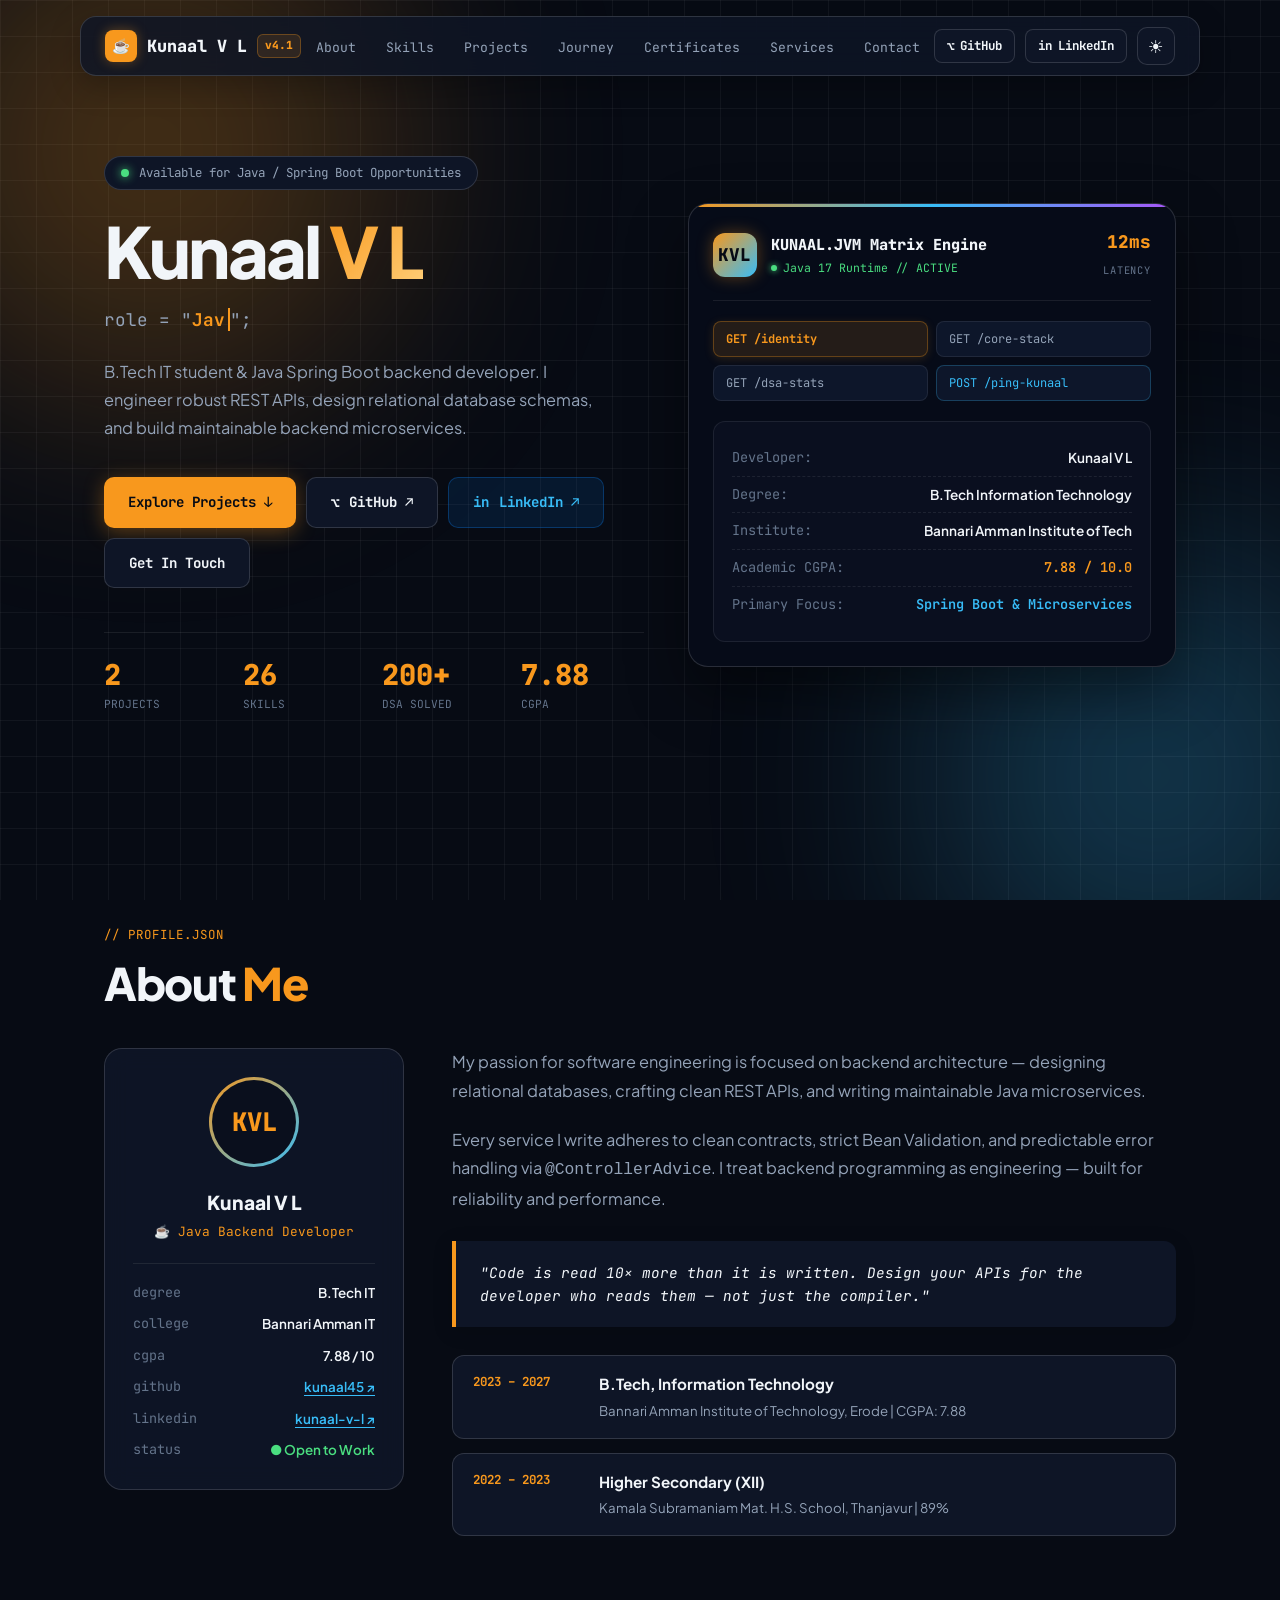
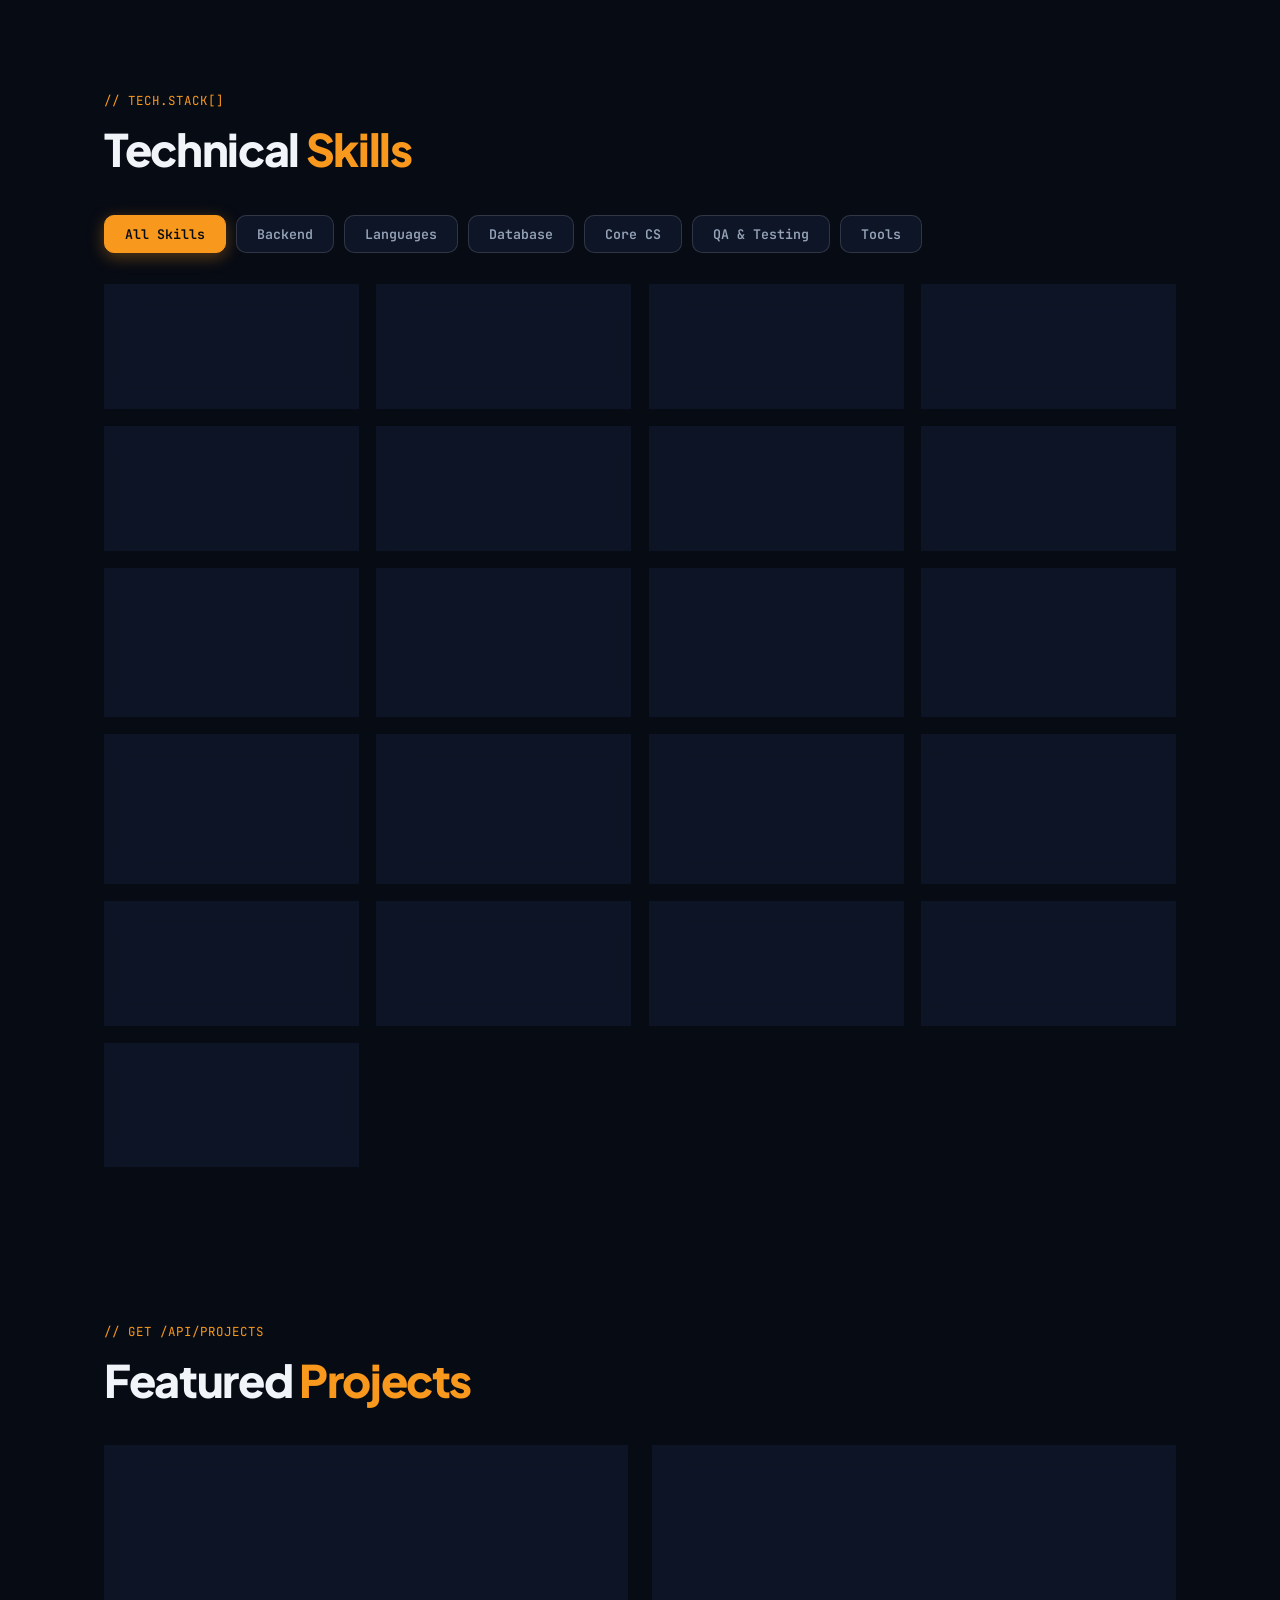
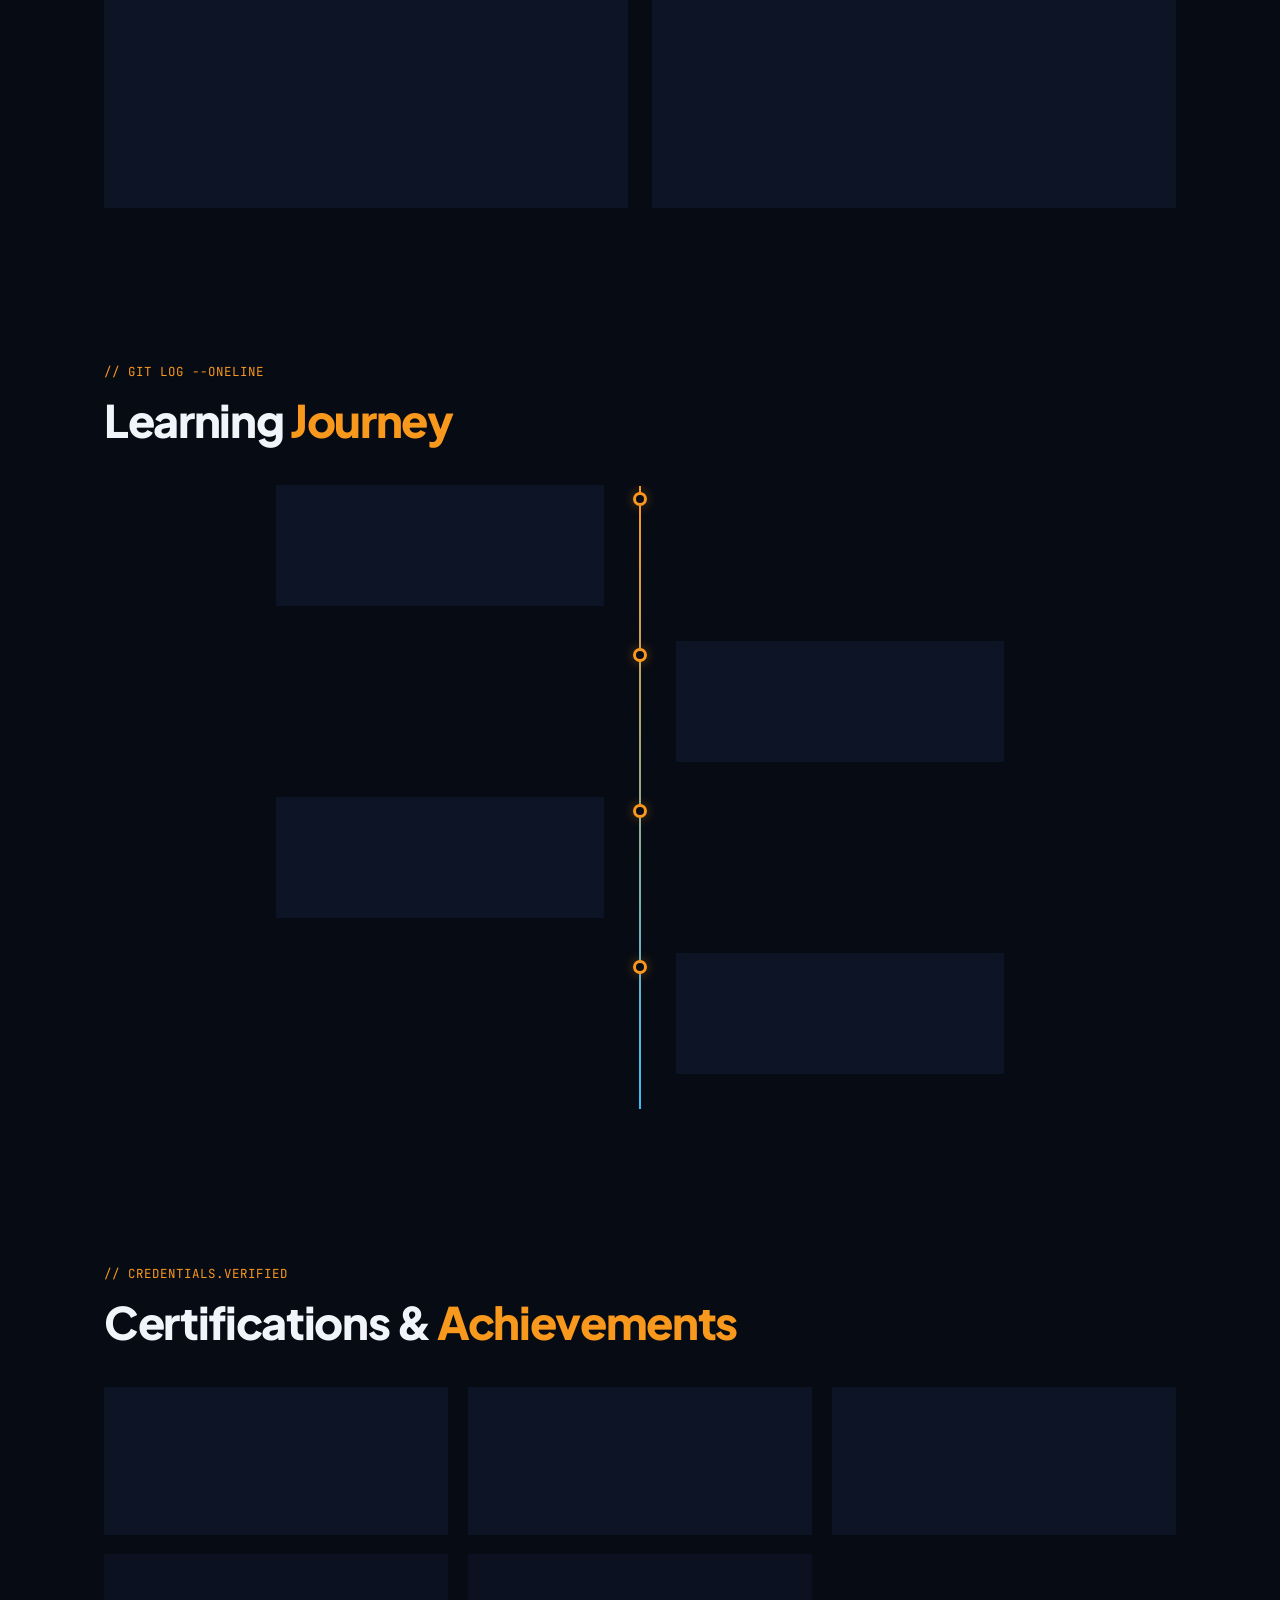
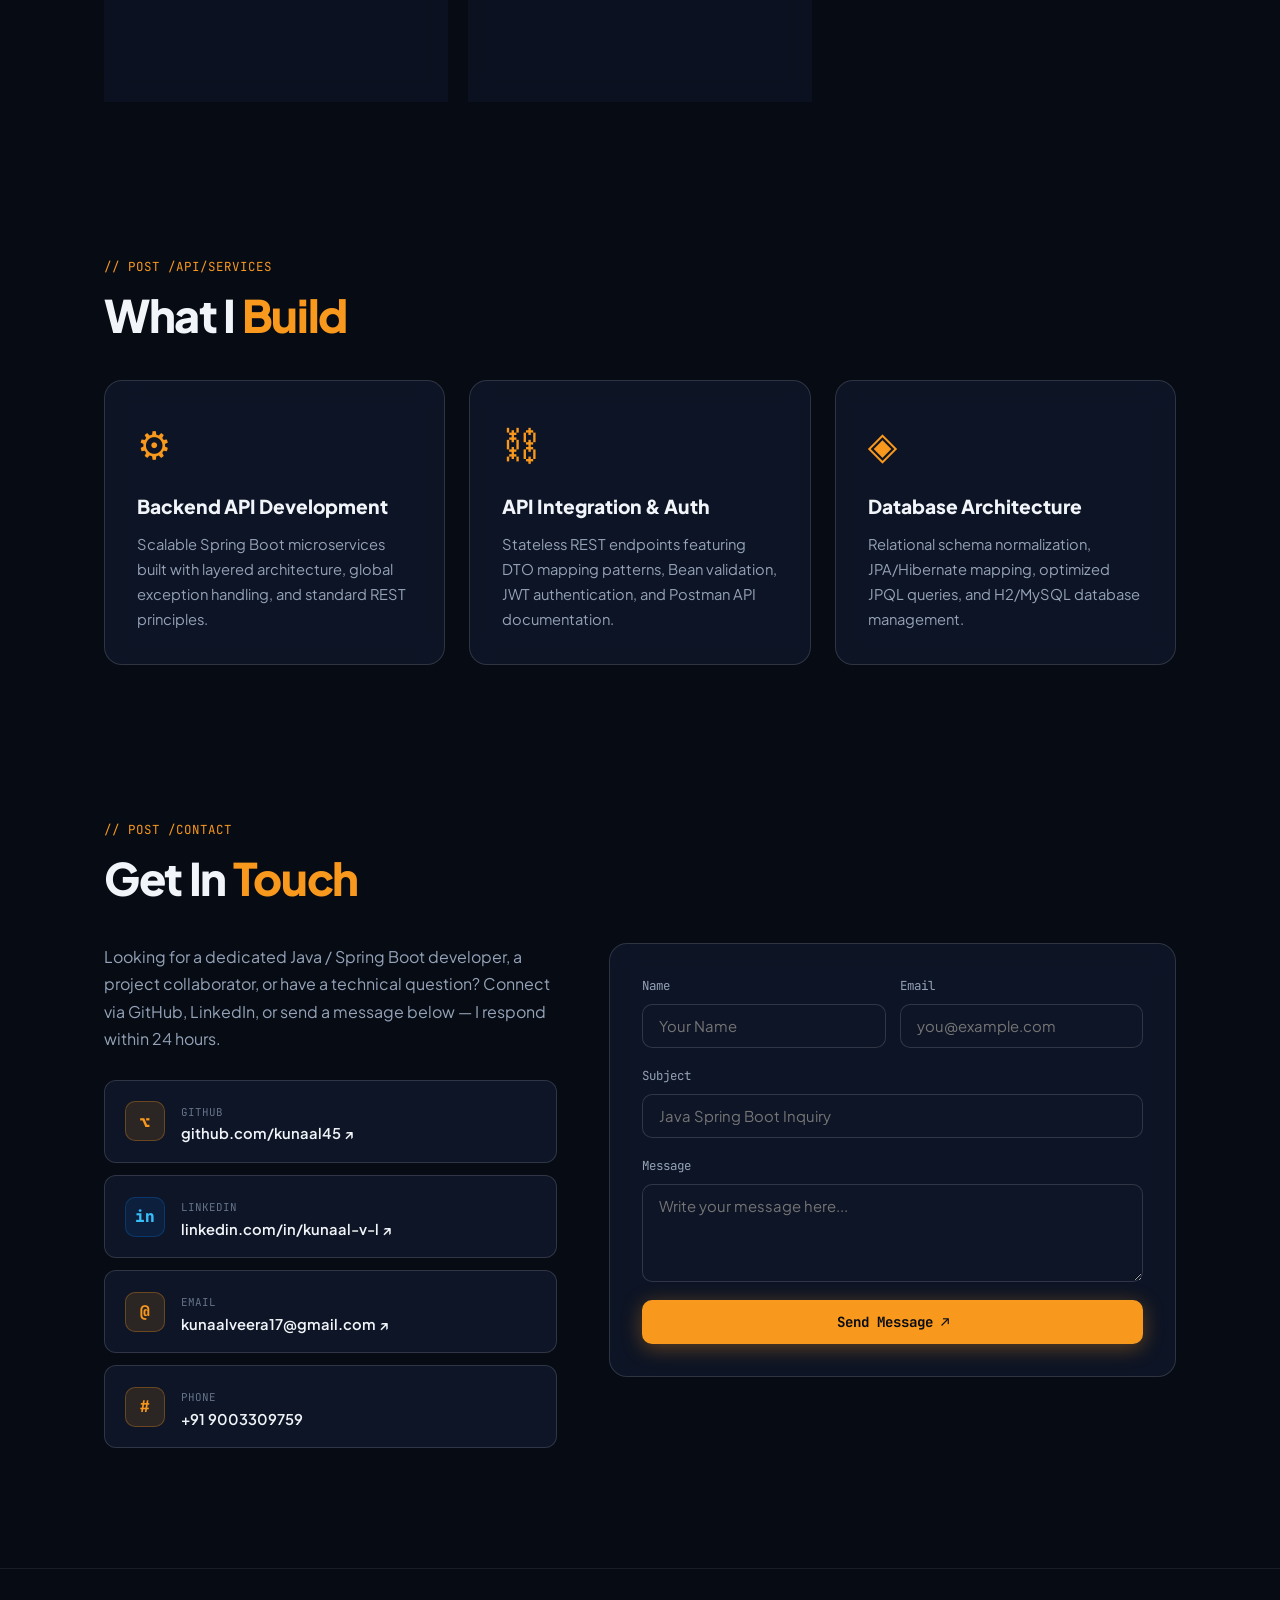
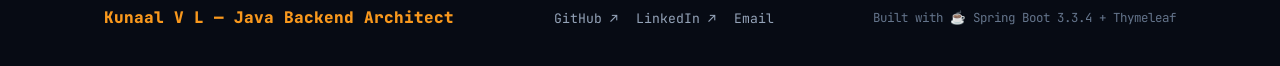
<file: index.html>
<!DOCTYPE html>
<html lang="en" data-theme="dark">
<head>
  <meta charset="UTF-8">
  <meta name="viewport" content="width=device-width, initial-scale=1.0">
  <title>Kunaal V L — Java Backend Architect</title>
  <meta name="description" content="Portfolio of Kunaal V L — Java & Spring Boot Backend Developer specializing in scalable microservices, REST APIs, and database design.">
  <meta name="theme-color" content="#070B14">

  <!-- Custom Favicon: Modern Dark & Gold 'K' Architect Icon -->
  <link rel="icon" type="image/svg+xml" href="data:image/svg+xml,%3Csvg xmlns='http://www.w3.org/2000/svg' viewBox='0 0 64 64'%3E%3Crect width='64' height='64' rx='16' fill='%23070B14' stroke='%23F8981D' stroke-width='3.5'/%3E%3Cpath d='M22 18v28M22 32l16-14M27 27.5l14 18.5' stroke='%23F8981D' stroke-width='5.5' stroke-linecap='round' stroke-linejoin='round'/%3E%3Ccircle cx='44' cy='20' r='3.5' fill='%2338BDF8'/%3E%3C/svg%3E">

  <link rel="preconnect" href="https://fonts.googleapis.com">
  <link rel="preconnect" href="https://fonts.gstatic.com" crossorigin>
  <link href="https://fonts.googleapis.com/css2?family=JetBrains+Mono:ital,wght@0,400;0,500;0,600;0,700;0,800;1,400&family=Plus+Jakarta+Sans:wght@400;500;600;700;800&display=swap" rel="stylesheet">
  <link rel="stylesheet" href="css/style.css">

  <style>
    /* ============================================================
       KUNAAL.JVM v4.1 — Custom Personal Matrix Engine + Socials
       ============================================================ */
    :root {
      --bg: #070B14;
      --bg-surface: #0E1526;
      --bg-card: rgba(15, 23, 42, 0.8);
      --bg-card-hover: rgba(22, 34, 60, 0.9);

      --jv: #F8981D;
      --jv-glow: rgba(248, 152, 29, 0.35);
      --jv-dim: rgba(248, 152, 29, 0.12);
      --jv-border: rgba(248, 152, 29, 0.3);

      --cyan: #38BDF8;
      --cyan-dim: rgba(56, 189, 248, 0.12);
      --cyan-border: rgba(56, 189, 248, 0.3);

      --green: #4ADE80;
      --purple: #A855F7;
      --linkedin: #0A66C2;

      --text-main: #F1F5F9;
      --text-muted: #94A3B8;
      --text-sub: #64748B;

      --border-subtle: rgba(255, 255, 255, 0.08);
      --border-medium: rgba(255, 255, 255, 0.14);

      --font-mono: 'JetBrains Mono', monospace;
      --font-sans: 'Plus Jakarta Sans', system-ui, sans-serif;

      --ease-out: cubic-bezier(0.16, 1, 0.3, 1);
    }

    [data-theme="light"] {
      --bg: #F8FAFC;
      --bg-surface: #FFFFFF;
      --bg-card: rgba(255, 255, 255, 0.88);
      --bg-card-hover: rgba(241, 245, 249, 0.95);

      --text-main: #0F172A;
      --text-muted: #475569;
      --text-sub: #94A3B8;

      --border-subtle: rgba(0, 0, 0, 0.07);
      --border-medium: rgba(0, 0, 0, 0.14);
    }

    *, *::before, *::after { box-sizing: border-box; margin: 0; padding: 0; }
    html { scroll-behavior: smooth; }
    body {
      background-color: var(--bg);
      color: var(--text-main);
      font-family: var(--font-sans);
      line-height: 1.6;
      overflow-x: hidden;
      transition: background-color 0.4s var(--ease-out), color 0.4s var(--ease-out);
    }
    a { color: inherit; text-decoration: none; }
    button { font-family: inherit; cursor: pointer; border: none; background: none; }

    /* Ambient Glowing Orbs */
    .ambient-glow {
      position: fixed;
      inset: 0;
      pointer-events: none;
      z-index: 0;
      overflow: hidden;
    }
    .orb {
      position: absolute;
      border-radius: 50%;
      filter: blur(120px);
      opacity: 0.25;
      animation: floatOrb 20s infinite alternate var(--ease-out);
    }
    .orb-1 { width: 500px; height: 500px; background: var(--jv); top: -100px; left: -100px; }
    .orb-2 { width: 450px; height: 450px; background: var(--cyan); bottom: -100px; right: -100px; animation-delay: -10s; }
    @keyframes floatOrb {
      0% { transform: translate(0, 0) scale(1); }
      100% { transform: translate(80px, 60px) scale(1.15); }
    }

    /* Grid Overlay */
    body::before {
      content: '';
      position: fixed;
      inset: 0;
      background-image: linear-gradient(var(--border-subtle) 1px, transparent 1px),
                        linear-gradient(90deg, var(--border-subtle) 1px, transparent 1px);
      background-size: 36px 36px;
      pointer-events: none;
      z-index: 0;
      opacity: 0.6;
    }

    /* Top Progress Bar */
    #scrollProg {
      position: fixed;
      top: 0; left: 0; right: 0;
      height: 3px;
      background: linear-gradient(90deg, var(--jv), var(--cyan), var(--purple));
      transform-origin: left;
      transform: scaleX(0);
      z-index: 1000;
    }

    /* GLASSNAV */
    .glass-nav {
      position: fixed;
      top: 16px; left: 50%;
      transform: translateX(-50%);
      width: min(1120px, calc(100% - 32px));
      height: 60px;
      background: rgba(14, 21, 38, 0.82);
      backdrop-filter: blur(16px);
      border: 1px solid var(--border-medium);
      border-radius: 16px;
      z-index: 100;
      display: flex;
      align-items: center;
      justify-content: space-between;
      padding: 0 24px;
      box-shadow: 0 10px 30px rgba(0, 0, 0, 0.25);
    }
    [data-theme="light"] .glass-nav {
      background: rgba(255, 255, 255, 0.85);
    }
    .brand {
      display: flex;
      align-items: center;
      gap: 10px;
      font-family: var(--font-mono);
      font-weight: 800;
      font-size: 1.05rem;
    }
    .brand .logo-icon {
      width: 32px; height: 32px;
      border-radius: 8px;
      background: var(--jv);
      color: #070B14;
      display: flex;
      align-items: center;
      justify-content: center;
      font-weight: 900;
      font-size: 0.9rem;
      box-shadow: 0 0 12px var(--jv-glow);
    }
    .brand-tag {
      font-size: 0.7rem;
      padding: 2px 7px;
      background: var(--jv-dim);
      border: 1px solid var(--jv-border);
      color: var(--jv);
      border-radius: 6px;
    }

    .nav-items {
      display: flex;
      align-items: center;
      gap: 6px;
      list-style: none;
    }
    .nav-items a {
      font-family: var(--font-mono);
      font-size: 0.82rem;
      color: var(--text-muted);
      padding: 6px 12px;
      border-radius: 8px;
      transition: all 0.25s var(--ease-out);
    }
    .nav-items a:hover, .nav-items a.active {
      color: var(--jv);
      background: var(--jv-dim);
    }

    .nav-right-actions {
      display: flex;
      align-items: center;
      gap: 10px;
    }
    .nav-social-btn {
      padding: 6px 12px;
      border-radius: 8px;
      background: var(--bg-surface);
      border: 1px solid var(--border-medium);
      color: var(--text-main);
      font-family: var(--font-mono);
      font-size: 0.78rem;
      font-weight: 700;
      transition: all 0.25s var(--ease-out);
      display: inline-flex;
      align-items: center;
      gap: 6px;
    }
    .nav-social-btn:hover {
      border-color: var(--jv);
      color: var(--jv);
      transform: translateY(-2px);
    }
    .nav-social-btn.linkedin:hover {
      border-color: var(--linkedin);
      color: var(--linkedin);
    }

    .theme-toggle {
      width: 38px; height: 38px;
      border-radius: 10px;
      background: var(--bg-surface);
      border: 1px solid var(--border-medium);
      color: var(--text-main);
      display: flex;
      align-items: center;
      justify-content: center;
      font-size: 1.1rem;
      transition: all 0.25s var(--ease-out);
    }
    .theme-toggle:hover {
      border-color: var(--jv);
      color: var(--jv);
      transform: scale(1.08) rotate(15deg);
    }

    /* Container */
    .main-wrap {
      max-width: 1120px;
      margin: 0 auto;
      padding: 0 24px;
      position: relative;
      z-index: 1;
    }

    /* Section Header */
    section { padding: 110px 0 40px; }
    .sec-badge {
      display: inline-flex;
      align-items: center;
      gap: 8px;
      font-family: var(--font-mono);
      font-size: 0.78rem;
      color: var(--jv);
      letter-spacing: 0.08em;
      text-transform: uppercase;
      margin-bottom: 12px;
    }
    .sec-h2 {
      font-size: clamp(2rem, 4vw, 2.8rem);
      font-weight: 800;
      letter-spacing: -0.03em;
      margin-bottom: 40px;
      line-height: 1.15;
    }
    .sec-h2 span { color: var(--jv); }

    /* Magnetic Buttons */
    .btn {
      display: inline-flex;
      align-items: center;
      gap: 10px;
      padding: 13px 24px;
      border-radius: 10px;
      font-family: var(--font-mono);
      font-size: 0.88rem;
      font-weight: 700;
      transition: all 0.3s var(--ease-out);
    }
    .btn-primary {
      background: var(--jv);
      color: #070B14;
      box-shadow: 0 4px 20px var(--jv-glow);
    }
    .btn-primary:hover {
      transform: translateY(-3px) scale(1.02);
      box-shadow: 0 8px 30px rgba(248, 152, 29, 0.5);
    }
    .btn-secondary {
      background: var(--bg-surface);
      color: var(--text-main);
      border: 1px solid var(--border-medium);
    }
    .btn-secondary:hover {
      border-color: var(--jv);
      color: var(--jv);
      transform: translateY(-3px);
    }
    .btn-linkedin {
      background: rgba(10, 102, 194, 0.15);
      color: #38BDF8;
      border: 1px solid rgba(10, 102, 194, 0.4);
    }
    .btn-linkedin:hover {
      background: var(--linkedin);
      color: #FFFFFF;
      border-color: var(--linkedin);
      box-shadow: 0 4px 20px rgba(10, 102, 194, 0.4);
      transform: translateY(-3px);
    }

    /* HERO */
    .hero {
      min-height: 90vh;
      display: grid;
      grid-template-columns: 1.05fr 0.95fr;
      gap: 44px;
      align-items: center;
      padding-top: 100px;
    }
    .status-pill {
      display: inline-flex;
      align-items: center;
      gap: 10px;
      padding: 6px 16px;
      background: var(--bg-surface);
      border: 1px solid var(--border-medium);
      border-radius: 30px;
      font-family: var(--font-mono);
      font-size: 0.78rem;
      color: var(--text-muted);
      margin-bottom: 24px;
    }
    .pulse-dot {
      width: 8px; height: 8px;
      border-radius: 50%;
      background: var(--green);
      box-shadow: 0 0 10px var(--green);
      animation: pulseGlow 2s infinite;
    }
    @keyframes pulseGlow {
      0%, 100% { transform: scale(1); opacity: 1; }
      50% { transform: scale(1.3); opacity: 0.6; }
    }

    .hero-title {
      font-size: clamp(2.8rem, 5.5vw, 4.5rem);
      font-weight: 800;
      line-height: 1.05;
      letter-spacing: -0.04em;
      margin-bottom: 18px;
    }
    .hero-title .gold-gradient {
      background: linear-gradient(135deg, var(--jv), #FFD07B);
      -webkit-background-clip: text;
      background-clip: text;
      -webkit-text-fill-color: transparent;
    }

    .hero-typing {
      font-family: var(--font-mono);
      font-size: 1.1rem;
      color: var(--text-muted);
      margin-bottom: 24px;
    }
    .typed-text {
      color: var(--jv);
      font-weight: 700;
      border-right: 2px solid var(--jv);
      padding-right: 3px;
      animation: blink 0.9s infinite;
    }
    @keyframes blink { 50% { border-color: transparent; } }

    .hero-bio {
      color: var(--text-muted);
      font-size: 1.02rem;
      max-width: 490px;
      margin-bottom: 36px;
      line-height: 1.7;
    }

    .hero-actions { display: flex; gap: 10px; flex-wrap: wrap; margin-bottom: 44px; }

    .hero-stats {
      display: grid;
      grid-template-columns: repeat(4, 1fr);
      gap: 16px;
      padding-top: 28px;
      border-top: 1px solid var(--border-subtle);
    }
    .counter-val {
      font-family: var(--font-mono);
      font-size: 1.8rem;
      font-weight: 800;
      color: var(--jv);
      display: block;
      line-height: 1;
    }
    .counter-lbl {
      font-family: var(--font-mono);
      font-size: 0.7rem;
      color: var(--text-sub);
      text-transform: uppercase;
      margin-top: 6px;
      display: block;
    }

    /* KUNAAL.JVM PERSONAL MATRIX HUB */
    .system-hub-card {
      background: #060B18;
      border: 1px solid var(--border-medium);
      border-radius: 20px;
      padding: 24px;
      box-shadow: 0 25px 60px rgba(0, 0, 0, 0.45);
      position: relative;
      overflow: hidden;
      transition: all 0.35s var(--ease-out);
    }
    .system-hub-card::before {
      content: '';
      position: absolute;
      top: 0; left: 0; right: 0;
      height: 3px;
      background: linear-gradient(90deg, var(--jv), var(--cyan), var(--purple));
    }
    .system-hub-card:hover {
      border-color: var(--jv-border);
      transform: translateY(-4px);
      box-shadow: 0 30px 70px rgba(248, 152, 29, 0.18);
    }

    .hub-header {
      display: flex;
      justify-content: space-between;
      align-items: center;
      padding-bottom: 18px;
      border-bottom: 1px solid var(--border-subtle);
      margin-bottom: 20px;
    }
    .hub-identity {
      display: flex;
      align-items: center;
      gap: 14px;
    }
    .hub-avatar {
      width: 44px; height: 44px;
      border-radius: 12px;
      background: linear-gradient(135deg, var(--jv), var(--cyan));
      color: #070B14;
      display: flex;
      align-items: center;
      justify-content: center;
      font-family: var(--font-mono);
      font-weight: 900;
      font-size: 1.1rem;
      box-shadow: 0 0 16px var(--jv-glow);
    }
    .hub-meta { display: grid; gap: 2px; }
    .hub-name { font-family: var(--font-mono); font-weight: 800; font-size: 0.95rem; color: var(--text-main); }
    .hub-sub { font-family: var(--font-mono); font-size: 0.72rem; color: var(--green); display: flex; align-items: center; gap: 6px; }
    .live-dot { width: 6px; height: 6px; border-radius: 50%; background: var(--green); box-shadow: 0 0 6px var(--green); }

    .hub-latency {
      text-align: right;
      font-family: var(--font-mono);
    }
    .lat-val { display: block; font-size: 1.1rem; font-weight: 800; color: var(--jv); }
    .lat-lbl { font-size: 0.65rem; color: var(--text-sub); text-transform: uppercase; letter-spacing: 0.08em; }

    /* Endpoint Controls */
    .hub-endpoints {
      display: grid;
      grid-template-columns: 1fr 1fr;
      gap: 8px;
      margin-bottom: 20px;
    }
    .ep-btn {
      font-family: var(--font-mono);
      font-size: 0.75rem;
      padding: 9px 12px;
      border-radius: 8px;
      background: #0D162A;
      border: 1px solid var(--border-subtle);
      color: var(--text-muted);
      text-align: left;
      transition: all 0.25s var(--ease-out);
    }
    .ep-btn:hover { border-color: var(--jv-border); color: var(--jv); }
    .ep-btn.active {
      background: var(--jv-dim);
      border-color: var(--jv-border);
      color: var(--jv);
      font-weight: 700;
      box-shadow: 0 2px 10px rgba(248, 152, 29, 0.15);
    }
    .ep-post { border-color: rgba(56, 189, 248, 0.25); color: var(--cyan); }
    .ep-post.active { background: var(--cyan-dim); border-color: var(--cyan-border); color: var(--cyan); }

    /* Dynamic Data Panels */
    .hub-content {
      background: #0A0F1F;
      border: 1px solid var(--border-subtle);
      border-radius: 12px;
      padding: 18px;
      min-height: 180px;
    }
    .hub-panel { display: none; }
    .hub-panel.active { display: block; animation: panelFade 0.3s var(--ease-out); }
    @keyframes panelFade {
      from { opacity: 0; transform: translateY(4px); }
      to { opacity: 1; transform: translateY(0); }
    }

    .panel-row {
      display: flex;
      justify-content: space-between;
      font-size: 0.85rem;
      padding: 7px 0;
      border-bottom: 1px dashed var(--border-subtle);
    }
    .panel-row:last-child { border-bottom: none; }
    .p-key { font-family: var(--font-mono); color: var(--text-sub); }
    .p-val { font-weight: 600; color: var(--text-main); }
    .p-val.gold { color: var(--jv); font-family: var(--font-mono); }
    .p-val.cyan { color: var(--cyan); font-family: var(--font-mono); }

    /* Core Stack Grid */
    .stack-mini-grid {
      display: grid;
      grid-template-columns: repeat(2, 1fr);
      gap: 10px;
    }
    .s-mini-pill {
      background: var(--bg-surface);
      border: 1px solid var(--border-medium);
      padding: 8px 12px;
      border-radius: 8px;
      font-family: var(--font-mono);
      font-size: 0.78rem;
      color: var(--text-main);
      display: flex;
      align-items: center;
      gap: 8px;
    }

    /* DSA Metric Box */
    .dsa-metric-box {
      text-align: center;
      padding: 10px 0;
    }
    .dsa-num {
      font-family: var(--font-mono);
      font-size: 2.2rem;
      font-weight: 900;
      color: var(--jv);
      line-height: 1;
    }
    .dsa-lbl { font-size: 0.84rem; color: var(--text-muted); margin: 6px 0 14px; }
    .dsa-tags { display: flex; justify-content: center; gap: 8px; flex-wrap: wrap; }
    .dsa-tags span {
      font-family: var(--font-mono);
      font-size: 0.7rem;
      background: var(--jv-dim);
      color: var(--jv);
      border: 1px solid var(--jv-border);
      padding: 3px 8px;
      border-radius: 6px;
    }

    /* Ping Response Box */
    .ping-box { text-align: center; padding: 12px 0; }
    .ping-status {
      font-family: var(--font-mono);
      font-size: 0.85rem;
      color: var(--green);
      background: rgba(74, 222, 128, 0.12);
      border: 1px solid rgba(74, 222, 128, 0.3);
      padding: 4px 12px;
      border-radius: 6px;
      display: inline-block;
      font-weight: 700;
      margin-bottom: 12px;
    }
    .ping-msg { font-size: 0.9rem; color: var(--text-main); font-style: italic; margin-bottom: 10px; }
    .ping-time { font-family: var(--font-mono); font-size: 0.72rem; color: var(--text-sub); }

    /* ABOUT SECTION */
    .about-grid {
      display: grid;
      grid-template-columns: 300px 1fr;
      gap: 48px;
      align-items: start;
    }
    .bio-card {
      background: var(--bg-card);
      border: 1px solid var(--border-medium);
      border-radius: 18px;
      padding: 28px;
      text-align: center;
      backdrop-filter: blur(12px);
      transition: transform 0.3s var(--ease-out), border-color 0.3s;
    }
    .bio-card:hover {
      border-color: var(--jv-border);
      transform: translateY(-4px);
    }
    .avatar-ring {
      width: 90px; height: 90px;
      border-radius: 50%;
      background: linear-gradient(135deg, var(--jv), var(--cyan));
      padding: 3px;
      margin: 0 auto 20px;
    }
    .avatar-inner {
      width: 100%; height: 100%;
      border-radius: 50%;
      background: #0A0F1D;
      display: flex;
      align-items: center;
      justify-content: center;
      font-family: var(--font-mono);
      font-weight: 900;
      font-size: 1.6rem;
      color: var(--jv);
    }
    .bio-card h3 { font-size: 1.2rem; font-weight: 800; margin-bottom: 4px; }
    .bio-card .bio-role { font-family: var(--font-mono); font-size: 0.8rem; color: var(--jv); margin-bottom: 20px; }

    .bio-details {
      list-style: none;
      text-align: left;
      display: grid;
      gap: 10px;
      font-size: 0.84rem;
      border-top: 1px solid var(--border-subtle);
      padding-top: 18px;
    }
    .bio-details li { display: flex; justify-content: space-between; }
    .b-label { font-family: var(--font-mono); color: var(--text-sub); }
    .b-val { font-weight: 600; color: var(--text-main); }
    .b-val a { color: var(--cyan); text-decoration: underline; text-underline-offset: 3px; }

    .about-content p { color: var(--text-muted); font-size: 1.02rem; margin-bottom: 20px; line-height: 1.75; }
    .philosophy-banner {
      background: var(--bg-surface);
      border-left: 4px solid var(--jv);
      border-radius: 0 12px 12px 0;
      padding: 20px 24px;
      margin: 28px 0;
      font-family: var(--font-mono);
      font-size: 0.9rem;
      color: var(--text-main);
      font-style: italic;
      box-shadow: 0 4px 20px rgba(0, 0, 0, 0.15);
    }

    .timeline-mini { display: grid; gap: 14px; margin-top: 24px; }
    .t-row {
      background: var(--bg-surface);
      border: 1px solid var(--border-medium);
      border-radius: 12px;
      padding: 16px 20px;
      display: grid;
      grid-template-columns: 110px 1fr;
      gap: 16px;
      transition: all 0.25s var(--ease-out);
    }
    .t-row:hover { border-color: var(--jv-border); transform: translateX(6px); }
    .t-year { font-family: var(--font-mono); font-size: 0.78rem; color: var(--jv); font-weight: 700; }
    .t-info h4 { font-size: 0.95rem; font-weight: 700; margin-bottom: 2px; }
    .t-info p { margin: 0; font-size: 0.83rem; color: var(--text-muted); }

    /* SKILLS DYNAMIC BENTO GRID */
    .tab-bar {
      display: flex;
      gap: 10px;
      flex-wrap: wrap;
      margin-bottom: 32px;
    }
    .tab-btn {
      padding: 9px 20px;
      border-radius: 10px;
      background: var(--bg-surface);
      border: 1px solid var(--border-medium);
      color: var(--text-muted);
      font-family: var(--font-mono);
      font-size: 0.83rem;
      font-weight: 600;
      transition: all 0.25s var(--ease-out);
    }
    .tab-btn:hover { border-color: var(--jv-border); color: var(--jv); }
    .tab-btn.active {
      background: var(--jv);
      color: #070B14;
      border-color: var(--jv);
      box-shadow: 0 4px 16px var(--jv-glow);
    }

    .bento-skills {
      display: grid;
      grid-template-columns: repeat(auto-fill, minmax(240px, 1fr));
      gap: 18px;
    }
    .skill-card {
      background: var(--bg-card);
      border: 1px solid var(--border-medium);
      border-radius: 14px;
      padding: 22px;
      backdrop-filter: blur(12px);
      transition: all 0.3s var(--ease-out);
      position: relative;
      overflow: hidden;
    }
    .skill-card::after {
      content: '';
      position: absolute;
      top: 0; left: 0; right: 0;
      height: 2px;
      background: linear-gradient(90deg, var(--jv), var(--cyan));
      opacity: 0;
      transition: opacity 0.3s;
    }
    .skill-card:hover {
      border-color: var(--jv-border);
      transform: translateY(-4px);
      box-shadow: 0 12px 30px rgba(0, 0, 0, 0.25);
    }
    .skill-card:hover::after { opacity: 1; }

    .skill-head {
      display: flex;
      justify-content: space-between;
      align-items: center;
      margin-bottom: 12px;
      font-weight: 700;
      font-size: 0.95rem;
    }
    .skill-pct { font-family: var(--font-mono); color: var(--jv); font-size: 0.84rem; }
    .progress-track {
      height: 6px;
      background: var(--bg-surface);
      border-radius: 4px;
      overflow: hidden;
      margin-bottom: 10px;
    }
    .progress-fill {
      height: 100%;
      background: linear-gradient(90deg, var(--jv), var(--cyan));
      border-radius: 4px;
      transition: width 1s var(--ease-out);
    }
    .skill-category {
      font-family: var(--font-mono);
      font-size: 0.7rem;
      color: var(--text-sub);
      text-transform: uppercase;
      letter-spacing: 0.06em;
    }

    /* PROJECTS DYNAMIC CARDS */
    .projects-grid {
      display: grid;
      grid-template-columns: repeat(auto-fit, minmax(340px, 1fr));
      gap: 24px;
    }
    .project-card {
      background: var(--bg-card);
      border: 1px solid var(--border-medium);
      border-radius: 16px;
      padding: 28px;
      display: flex;
      flex-direction: column;
      gap: 16px;
      backdrop-filter: blur(12px);
      transition: all 0.35s var(--ease-out);
    }
    .project-card:hover {
      border-color: var(--jv-border);
      transform: translateY(-6px);
      box-shadow: 0 20px 40px rgba(0, 0, 0, 0.35);
    }

    .project-header { display: flex; justify-content: space-between; align-items: center; }
    .ep-badge {
      font-family: var(--font-mono);
      font-size: 0.75rem;
      background: var(--jv-dim);
      color: var(--jv);
      border: 1px solid var(--jv-border);
      padding: 4px 10px;
      border-radius: 6px;
      font-weight: 700;
    }
    .status-live {
      font-family: var(--font-mono);
      font-size: 0.72rem;
      background: rgba(74, 222, 128, 0.12);
      color: var(--green);
      border: 1px solid rgba(74, 222, 128, 0.3);
      padding: 3px 10px;
      border-radius: 6px;
      font-weight: 700;
    }

    .project-title { font-size: 1.25rem; font-weight: 800; }
    .project-desc { color: var(--text-muted); font-size: 0.92rem; flex: 1; line-height: 1.65; }

    .tech-tags { display: flex; flex-wrap: wrap; gap: 8px; }
    .tech-pill {
      font-family: var(--font-mono);
      font-size: 0.72rem;
      background: var(--cyan-dim);
      color: var(--cyan);
      border: 1px solid rgba(56, 189, 248, 0.25);
      padding: 3px 10px;
      border-radius: 6px;
    }

    .project-actions { display: flex; gap: 12px; margin-top: 4px; }
    .p-btn {
      font-family: var(--font-mono);
      font-size: 0.82rem;
      padding: 9px 18px;
      border-radius: 8px;
      border: 1px solid var(--border-medium);
      color: var(--text-main);
      font-weight: 600;
      transition: all 0.25s var(--ease-out);
    }
    .p-btn:hover { border-color: var(--jv); color: var(--jv); transform: translateY(-2px); }
    .p-btn-gold { background: var(--jv); color: #070B14; border-color: var(--jv); }
    .p-btn-gold:hover { background: #FFB84D; color: #070B14; transform: translateY(-2px); }

    /* JOURNEY TIMELINE */
    .timeline-wrap { position: relative; max-width: 800px; margin: 0 auto; }
    .timeline-wrap::before {
      content: '';
      position: absolute;
      left: 50%; top: 0; bottom: 0;
      width: 2px;
      background: linear-gradient(180deg, var(--jv), var(--cyan));
      transform: translateX(-50%);
    }
    .timeline-step { position: relative; width: 50%; padding: 0 36px 36px; }
    .t-left { left: 0; text-align: right; }
    .t-right { left: 50%; text-align: left; }

    .t-node {
      position: absolute;
      top: 6px;
      width: 14px; height: 14px;
      border-radius: 50%;
      background: var(--bg);
      border: 3px solid var(--jv);
      box-shadow: 0 0 12px var(--jv-glow);
      z-index: 2;
    }
    .t-left .t-node { right: -7px; }
    .t-right .t-node { left: -7px; }

    .t-card {
      background: var(--bg-card);
      border: 1px solid var(--border-medium);
      border-radius: 14px;
      padding: 20px 24px;
      backdrop-filter: blur(12px);
      transition: all 0.3s var(--ease-out);
    }
    .t-card:hover { border-color: var(--jv-border); transform: translateY(-3px); }
    .t-card h4 { font-size: 1.05rem; font-weight: 800; margin-bottom: 6px; }
    .t-card p { font-size: 0.88rem; color: var(--text-muted); margin: 0; }

    /* CERTIFICATES */
    .certs-grid { display: grid; grid-template-columns: repeat(auto-fill, minmax(260px, 1fr)); gap: 20px; }
    .cert-box {
      background: var(--bg-card);
      border: 1px solid var(--border-medium);
      border-radius: 14px;
      padding: 24px;
      display: flex;
      flex-direction: column;
      gap: 12px;
      backdrop-filter: blur(12px);
      transition: all 0.3s var(--ease-out);
    }
    .cert-box:hover { border-color: var(--jv-border); transform: translateY(-4px); }
    .cert-box.soon { border-style: dashed; opacity: 0.75; }
    .cert-title { font-size: 1rem; font-weight: 700; }
    .cert-issuer { font-size: 0.82rem; color: var(--text-muted); }
    .cert-status {
      font-family: var(--font-mono);
      font-size: 0.72rem;
      color: var(--jv);
      background: var(--jv-dim);
      border: 1px solid var(--jv-border);
      padding: 3px 9px;
      border-radius: 6px;
      width: fit-content;
      font-weight: 700;
    }

    /* SERVICES */
    .services-grid { display: grid; grid-template-columns: repeat(auto-fit, minmax(300px, 1fr)); gap: 24px; }
    .service-card {
      background: var(--bg-card);
      border: 1px solid var(--border-medium);
      border-radius: 18px;
      padding: 32px;
      backdrop-filter: blur(12px);
      transition: all 0.35s var(--ease-out);
    }
    .service-card:hover {
      border-color: var(--jv-border);
      transform: translateY(-6px);
      box-shadow: 0 20px 40px rgba(0, 0, 0, 0.3);
    }
    .service-icon { font-size: 2.4rem; color: var(--jv); margin-bottom: 16px; }
    .service-card h3 { font-size: 1.2rem; font-weight: 800; margin-bottom: 10px; }
    .service-card p { color: var(--text-muted); font-size: 0.92rem; line-height: 1.7; }

    /* CONTACT */
    .contact-grid { display: grid; grid-template-columns: 1fr 1.25fr; gap: 52px; align-items: start; }
    .contact-text { color: var(--text-muted); font-size: 1rem; margin-bottom: 28px; line-height: 1.7; }
    .contact-methods { display: grid; gap: 12px; }
    .c-card {
      display: flex;
      align-items: center;
      gap: 16px;
      padding: 16px 20px;
      background: var(--bg-surface);
      border: 1px solid var(--border-medium);
      border-radius: 12px;
      transition: all 0.25s var(--ease-out);
    }
    .c-card:hover { border-color: var(--jv-border); transform: translateX(4px); }
    .c-icon-box {
      width: 40px; height: 40px;
      border-radius: 10px;
      background: var(--jv-dim);
      border: 1px solid var(--jv-border);
      color: var(--jv);
      display: flex;
      align-items: center;
      justify-content: center;
      font-family: var(--font-mono);
      font-weight: 800;
      font-size: 1rem;
    }
    .c-icon-box.linkedin {
      background: rgba(10, 102, 194, 0.15);
      border-color: rgba(10, 102, 194, 0.35);
      color: var(--cyan);
    }
    .c-lbl { font-family: var(--font-mono); font-size: 0.68rem; color: var(--text-sub); text-transform: uppercase; }
    .c-val { font-size: 0.92rem; font-weight: 600; color: var(--text-main); }

    .contact-form {
      background: var(--bg-card);
      border: 1px solid var(--border-medium);
      border-radius: 18px;
      padding: 32px;
      display: grid;
      gap: 18px;
      backdrop-filter: blur(12px);
    }
    .form-two-col { display: grid; grid-template-columns: 1fr 1fr; gap: 14px; }
    .form-group { display: grid; gap: 8px; }
    .form-group label { font-family: var(--font-mono); font-size: 0.78rem; color: var(--text-muted); }
    .form-group input, .form-group textarea {
      background: var(--bg-surface);
      border: 1px solid var(--border-medium);
      border-radius: 10px;
      padding: 12px 16px;
      color: var(--text-main);
      font-family: var(--font-sans);
      font-size: 0.93rem;
      resize: vertical;
      transition: border-color 0.25s, box-shadow 0.25s;
    }
    .form-group input:focus, .form-group textarea:focus {
      outline: none;
      border-color: var(--jv);
      box-shadow: 0 0 0 3px var(--jv-dim);
    }
    .alert-banner {
      padding: 12px 16px;
      border-radius: 8px;
      font-family: var(--font-mono);
      font-size: 0.84rem;
      display: none;
    }
    .alert-success { display: block; background: rgba(74, 222, 128, 0.12); color: var(--green); border: 1px solid rgba(74, 222, 128, 0.3); }

    /* FOOTER */
    footer { border-top: 1px solid var(--border-subtle); padding: 36px 0; margin-top: 80px; }
    .footer-inner { display: flex; justify-content: space-between; align-items: center; flex-wrap: wrap; gap: 16px; }
    .footer-logo { font-family: var(--font-mono); font-weight: 800; color: var(--jv); font-size: 1rem; }
    .footer-links { display: flex; gap: 18px; font-family: var(--font-mono); font-size: 0.82rem; }
    .footer-links a { color: var(--text-muted); transition: color 0.2s; }
    .footer-links a:hover { color: var(--jv); }
    .footer-copy { font-family: var(--font-mono); font-size: 0.78rem; color: var(--text-sub); }

    /* RESPONSIVE BREAKPOINTS */
    @media (max-width: 960px) {
      .hero { grid-template-columns: 1fr; min-height: auto; padding-top: 80px; }
      .about-grid { grid-template-columns: 1fr; }
      .contact-grid { grid-template-columns: 1fr; }
      .nav-items { display: none; }
      .timeline-wrap::before { left: 18px; }
      .timeline-step { width: 100%; padding-left: 42px; padding-right: 0; text-align: left !important; left: 0 !important; }
      .t-left .t-node, .t-right .t-node { left: 11px; right: auto; }
      .form-two-col { grid-template-columns: 1fr; }
      .glass-nav { width: calc(100% - 24px); }
      .hero-stats { grid-template-columns: repeat(2, 1fr); }
      .hub-endpoints { grid-template-columns: 1fr; }
    }
  </style>
</head>
<body>

<!-- Ambient Glowing Orbs -->
<div class="ambient-glow">
  <div class="orb orb-1"></div>
  <div class="orb orb-2"></div>
</div>

<!-- Scroll Progress Bar -->
<div id="scrollProg"></div>

<!-- GLASSNAV BAR -->
<nav class="glass-nav">
  <div class="brand">
    <div class="logo-icon">☕</div>
    <span>Kunaal V L</span>
    <span class="brand-tag">v4.1</span>
  </div>

  <ul class="nav-items">
    <li><a href="#about">About</a></li>
    <li><a href="#skills">Skills</a></li>
    <li><a href="#projects">Projects</a></li>
    <li><a href="#journey">Journey</a></li>
    <li><a href="#certificates">Certificates</a></li>
    <li><a href="#services">Services</a></li>
    <li><a href="#contact">Contact</a></li>
  </ul>

  <div class="nav-right-actions">
    <a href="https://github.com/kunaal45" target="_blank" class="nav-social-btn" title="GitHub Profile">
      <span>⌥</span> GitHub
    </a>
    <a href="https://www.linkedin.com/in/kunaal-v-l-62b52432b/" target="_blank" class="nav-social-btn linkedin" title="LinkedIn Profile">
      <span>in</span> LinkedIn
    </a>
    <button class="theme-toggle" id="themeBtn" title="Switch Theme">
      <span id="themeIcon">☀️</span>
    </button>
  </div>
</nav>

<!-- MAIN CONTENT WRAPPER -->
<main class="main-wrap">

  <!-- ─── HERO SECTION ─── -->
  <section class="hero" id="hero">
    <div class="hero-content">
      <div class="status-pill">
        <span class="pulse-dot"></span>
        Available for Java / Spring Boot Opportunities
      </div>

      <h1 class="hero-title">
        Kunaal <span class="gold-gradient">V L</span>
      </h1>

      <div class="hero-typing">
        role = "<span id="typed" class="typed-text">Java Backend Developer</span>";
      </div>

      <p class="hero-bio">
        B.Tech IT student &amp; Java Spring Boot backend developer. I engineer robust REST APIs, design relational database schemas, and build maintainable backend microservices.
      </p>

      <div class="hero-actions">
        <a href="#projects" class="btn btn-primary">Explore Projects ↓</a>
        <a href="https://github.com/kunaal45" target="_blank" class="btn btn-secondary">
          <span>⌥</span> GitHub ↗
        </a>
        <a href="https://www.linkedin.com/in/kunaal-v-l-62b52432b/" target="_blank" class="btn btn-linkedin">
          <span>in</span> LinkedIn ↗
        </a>
        <a href="#contact" class="btn btn-secondary">Get In Touch</a>
      </div>

      <div class="hero-stats">
        <div>
          <span class="counter-val">2</span>
          <span class="counter-lbl">Projects</span>
        </div>
        <div>
          <span class="counter-val">26</span>
          <span class="counter-lbl">Skills</span>
        </div>
        <div>
          <span class="counter-val">200+</span>
          <span class="counter-lbl">DSA Solved</span>
        </div>
        <div>
          <span class="counter-val">7.88</span>
          <span class="counter-lbl">CGPA</span>
        </div>
      </div>
    </div><!-- /hero-content -->

    <!-- KUNAAL.JVM PERSONAL MATRIX HUB -->
    <div class="hero-visual">
      <div class="system-hub-card">
        <div class="hub-header">
          <div class="hub-identity">
            <div class="hub-avatar">KVL</div>
            <div class="hub-meta">
              <span class="hub-name">KUNAAL.JVM Matrix Engine</span>
              <span class="hub-sub"><span class="live-dot"></span> Java 17 Runtime // ACTIVE</span>
            </div>
          </div>
          <div class="hub-latency">
            <span class="lat-val">12ms</span>
            <span class="lat-lbl">LATENCY</span>
          </div>
        </div>

        <!-- Endpoint Switcher Controls -->
        <div class="hub-endpoints">
          <button class="ep-btn active" data-target="ep-overview">GET /identity</button>
          <button class="ep-btn" data-target="ep-stack">GET /core-stack</button>
          <button class="ep-btn" data-target="ep-dsa">GET /dsa-stats</button>
          <button class="ep-btn ep-post" data-target="ep-ping">POST /ping-kunaal</button>
        </div>

        <!-- Live Interactive Content Panels -->
        <div class="hub-content">
          <!-- Overview Panel -->
          <div class="hub-panel active" id="ep-overview">
            <div class="panel-row"><span class="p-key">Developer:</span> <span class="p-val">Kunaal V L</span></div>
            <div class="panel-row"><span class="p-key">Degree:</span> <span class="p-val">B.Tech Information Technology</span></div>
            <div class="panel-row"><span class="p-key">Institute:</span> <span class="p-val">Bannari Amman Institute of Tech</span></div>
            <div class="panel-row"><span class="p-key">Academic CGPA:</span> <span class="p-val gold">7.88 / 10.0</span></div>
            <div class="panel-row"><span class="p-key">Primary Focus:</span> <span class="p-val cyan">Spring Boot &amp; Microservices</span></div>
          </div>

          <!-- Stack Panel -->
          <div class="hub-panel" id="ep-stack">
            <div class="stack-mini-grid">
              <div class="s-mini-pill"><span>☕</span> Java 17</div>
              <div class="s-mini-pill"><span>🌱</span> Spring Boot 3.3</div>
              <div class="s-mini-pill"><span>⚡</span> REST APIs</div>
              <div class="s-mini-pill"><span>🐬</span> MySQL &amp; JPA</div>
              <div class="s-mini-pill"><span>🔐</span> Spring Security</div>
              <div class="s-mini-pill"><span>📦</span> Maven &amp; Git</div>
            </div>
          </div>

          <!-- DSA Panel -->
          <div class="hub-panel" id="ep-dsa">
            <div class="dsa-metric-box">
              <div class="dsa-num">200+</div>
              <div class="dsa-lbl">Data Structures &amp; Algorithms Solved</div>
              <div class="dsa-tags">
                <span>LeetCode</span> <span>Arrays &amp; Strings</span> <span>Trees &amp; Graphs</span>
              </div>
            </div>
          </div>

          <!-- Ping Panel -->
          <div class="hub-panel" id="ep-ping">
            <div class="ping-box">
              <div class="ping-status">HTTP 200 OK</div>
              <p class="ping-msg">"Kunaal V L is actively seeking Java / Spring Boot Backend Engineer roles!"</p>
              <div class="ping-time">Response Timestamp: <span id="pingTime">2026-08-24T20:35:00Z</span></div>
            </div>
          </div>
        </div><!-- /hub-content -->
      </div><!-- /system-hub-card -->
    </div><!-- /hero-visual -->
  </section>

  <!-- ─── ABOUT SECTION ─── -->
  <section id="about">
    <span class="sec-badge">// profile.json</span>
    <h2 class="sec-h2">About <span>Me</span></h2>

    <div class="about-grid">
      <div class="bio-card">
        <div class="avatar-ring">
          <div class="avatar-inner">KVL</div>
        </div>
        <h3>Kunaal V L</h3>
        <p class="bio-role">☕ Java Backend Developer</p>
        <ul class="bio-details">
          <li><span class="b-label">degree</span><span class="b-val">B.Tech IT</span></li>
          <li><span class="b-label">college</span><span class="b-val">Bannari Amman IT</span></li>
          <li><span class="b-label">cgpa</span><span class="b-val">7.88 / 10</span></li>
          <li><span class="b-label">github</span><span class="b-val"><a href="https://github.com/kunaal45" target="_blank">kunaal45 ↗</a></span></li>
          <li><span class="b-label">linkedin</span><span class="b-val"><a href="https://www.linkedin.com/in/kunaal-v-l-62b52432b/" target="_blank">kunaal-v-l ↗</a></span></li>
          <li><span class="b-label">status</span><span class="b-val" style="color:var(--green)">● Open to Work</span></li>
        </ul>
      </div>

      <div class="about-content">
        <p>My passion for software engineering is focused on backend architecture — designing relational databases, crafting clean REST APIs, and writing maintainable Java microservices.</p>

        <p>Every service I write adheres to clean contracts, strict Bean Validation, and predictable error handling via <code>@ControllerAdvice</code>. I treat backend programming as engineering — built for reliability and performance.</p>

        <div class="philosophy-banner">
          "Code is read 10× more than it is written. Design your APIs for the developer who reads them — not just the compiler."
        </div>

        <div class="timeline-mini">
          <div class="t-row">
            <span class="t-year">2023 – 2027</span>
            <div class="t-info">
              <h4>B.Tech, Information Technology</h4>
              <p>Bannari Amman Institute of Technology, Erode | CGPA: 7.88</p>
            </div>
          </div>
          <div class="t-row">
            <span class="t-year">2022 – 2023</span>
            <div class="t-info">
              <h4>Higher Secondary (XII)</h4>
              <p>Kamala Subramaniam Mat. H.S. School, Thanjavur | 89%</p>
            </div>
          </div>
        </div>
      </div>
    </div>
  </section>

  <!-- ─── SKILLS BENTO SECTION ─── -->
  <section id="skills">
    <span class="sec-badge">// tech.stack[]</span>
    <h2 class="sec-h2">Technical <span>Skills</span></h2>

    <div class="tab-bar">
      <button class="tab-btn active" data-filter="ALL">All Skills</button>
      <button class="tab-btn" data-filter="Backend">Backend</button>
      <button class="tab-btn" data-filter="Languages">Languages</button>
      <button class="tab-btn" data-filter="Database">Database</button>
      <button class="tab-btn" data-filter="Core CS">Core CS</button>
      <button class="tab-btn" data-filter="Testing">QA &amp; Testing</button>
      <button class="tab-btn" data-filter="Tools">Tools</button>
    </div>

    <div class="bento-skills">
      <!-- Languages -->
      <div class="skill-card" data-cat="Languages">
        <div class="skill-head"><span>Java (Core &amp; Advanced)</span><span class="skill-pct">95%</span></div>
        <div class="progress-track"><div class="progress-fill" style="width:95%"></div></div>
        <span class="skill-category">Languages</span>
      </div>
      <div class="skill-card" data-cat="Languages">
        <div class="skill-head"><span>SQL</span><span class="skill-pct">85%</span></div>
        <div class="progress-track"><div class="progress-fill" style="width:85%"></div></div>
        <span class="skill-category">Languages</span>
      </div>
      <div class="skill-card" data-cat="Languages">
        <div class="skill-head"><span>Python</span><span class="skill-pct">75%</span></div>
        <div class="progress-track"><div class="progress-fill" style="width:75%"></div></div>
        <span class="skill-category">Languages</span>
      </div>
      <div class="skill-card" data-cat="Languages">
        <div class="skill-head"><span>C Programming</span><span class="skill-pct">70%</span></div>
        <div class="progress-track"><div class="progress-fill" style="width:70%"></div></div>
        <span class="skill-category">Languages</span>
      </div>

      <!-- Backend -->
      <div class="skill-card" data-cat="Backend">
        <div class="skill-head"><span>Spring Boot</span><span class="skill-pct">90%</span></div>
        <div class="progress-track"><div class="progress-fill" style="width:90%"></div></div>
        <span class="skill-category">Backend</span>
      </div>
      <div class="skill-card" data-cat="Backend">
        <div class="skill-head"><span>Spring MVC</span><span class="skill-pct">88%</span></div>
        <div class="progress-track"><div class="progress-fill" style="width:88%"></div></div>
        <span class="skill-category">Backend</span>
      </div>
      <div class="skill-card" data-cat="Backend">
        <div class="skill-head"><span>REST APIs</span><span class="skill-pct">88%</span></div>
        <div class="progress-track"><div class="progress-fill" style="width:88%"></div></div>
        <span class="skill-category">Backend</span>
      </div>
      <div class="skill-card" data-cat="Backend">
        <div class="skill-head"><span>Hibernate &amp; JPA</span><span class="skill-pct">85%</span></div>
        <div class="progress-track"><div class="progress-fill" style="width:85%"></div></div>
        <span class="skill-category">Backend</span>
      </div>
      <div class="skill-card" data-cat="Backend">
        <div class="skill-head"><span>Microservices Architecture</span><span class="skill-pct">75%</span></div>
        <div class="progress-track"><div class="progress-fill" style="width:75%"></div></div>
        <span class="skill-category">Backend</span>
      </div>

      <!-- Core CS -->
      <div class="skill-card" data-cat="Core CS">
        <div class="skill-head"><span>Data Structures &amp; Algorithms</span><span class="skill-pct">88%</span></div>
        <div class="progress-track"><div class="progress-fill" style="width:88%"></div></div>
        <span class="skill-category">Core CS</span>
      </div>
      <div class="skill-card" data-cat="Core CS">
        <div class="skill-head"><span>Object-Oriented Programming (OOP)</span><span class="skill-pct">88%</span></div>
        <div class="progress-track"><div class="progress-fill" style="width:88%"></div></div>
        <span class="skill-category">Core CS</span>
      </div>
      <div class="skill-card" data-cat="Core CS">
        <div class="skill-head"><span>Database Management Systems</span><span class="skill-pct">85%</span></div>
        <div class="progress-track"><div class="progress-fill" style="width:85%"></div></div>
        <span class="skill-category">Core CS</span>
      </div>

      <!-- Database -->
      <div class="skill-card" data-cat="Database">
        <div class="skill-head"><span>MySQL</span><span class="skill-pct">88%</span></div>
        <div class="progress-track"><div class="progress-fill" style="width:88%"></div></div>
        <span class="skill-category">Database</span>
      </div>
      <div class="skill-card" data-cat="Database">
        <div class="skill-head"><span>CRUD Operations &amp; JPQL</span><span class="skill-pct">90%</span></div>
        <div class="progress-track"><div class="progress-fill" style="width:90%"></div></div>
        <span class="skill-category">Database</span>
      </div>
      <div class="skill-card" data-cat="Database">
        <div class="skill-head"><span>Schema Normalization</span><span class="skill-pct">80%</span></div>
        <div class="progress-track"><div class="progress-fill" style="width:80%"></div></div>
        <span class="skill-category">Database</span>
      </div>

      <!-- Testing -->
      <div class="skill-card" data-cat="Testing">
        <div class="skill-head"><span>API Testing (Postman)</span><span class="skill-pct">82%</span></div>
        <div class="progress-track"><div class="progress-fill" style="width:82%"></div></div>
        <span class="skill-category">Testing</span>
      </div>
      <div class="skill-card" data-cat="Testing">
        <div class="skill-head"><span>Manual Testing</span><span class="skill-pct">78%</span></div>
        <div class="progress-track"><div class="progress-fill" style="width:78%"></div></div>
        <span class="skill-category">Testing</span>
      </div>
      <div class="skill-card" data-cat="Testing">
        <div class="skill-head"><span>JUnit &amp; Unit Testing</span><span class="skill-pct">70%</span></div>
        <div class="progress-track"><div class="progress-fill" style="width:70%"></div></div>
        <span class="skill-category">Testing</span>
      </div>

      <!-- Tools -->
      <div class="skill-card" data-cat="Tools">
        <div class="skill-head"><span>IntelliJ IDEA / VS Code</span><span class="skill-pct">88%</span></div>
        <div class="progress-track"><div class="progress-fill" style="width:88%"></div></div>
        <span class="skill-category">Tools</span>
      </div>
      <div class="skill-card" data-cat="Tools">
        <div class="skill-head"><span>Git &amp; GitHub</span><span class="skill-pct">85%</span></div>
        <div class="progress-track"><div class="progress-fill" style="width:85%"></div></div>
        <span class="skill-category">Tools</span>
      </div>
      <div class="skill-card" data-cat="Tools">
        <div class="skill-head"><span>Spring Security &amp; JWT</span><span class="skill-pct">80%</span></div>
        <div class="progress-track"><div class="progress-fill" style="width:80%"></div></div>
        <span class="skill-category">Tools</span>
      </div>
    </div>
  </section>

  <!-- ─── PROJECTS SECTION ─── -->
  <section id="projects">
    <span class="sec-badge">// GET /api/projects</span>
    <h2 class="sec-h2">Featured <span>Projects</span></h2>

    <div class="projects-grid">
      <div class="project-card">
        <div class="project-header">
          <span class="ep-badge">GET /api/itsm-system</span>
          <span class="status-live">LIVE</span>
        </div>
        <h3 class="project-title">IT Service Management System (ITSM)</h3>
        <p class="project-desc">Web-based ITSM platform built with Java, Spring Boot, Spring MVC, and MySQL to manage IT incidents and service requests, with full ticket-lifecycle REST APIs and JWT-secured role-based access.</p>
        <div class="tech-tags">
          <span class="tech-pill">Spring Boot</span>
          <span class="tech-pill">Spring MVC</span>
          <span class="tech-pill">MySQL</span>
          <span class="tech-pill">JWT</span>
          <span class="tech-pill">Spring Security</span>
          <span class="tech-pill">Postman</span>
        </div>
        <div class="project-actions">
          <a class="p-btn" href="https://github.com/kunaal45" target="_blank">{ } Code Repository</a>
          <a class="p-btn p-btn-gold" href="https://it-service-management-system.vercel.app/" target="_blank">↗ Live Demo</a>
        </div>
      </div>

      <div class="project-card">
        <div class="project-header">
          <span class="ep-badge">GET /api/job-predictor</span>
          <span class="status-live" style="background:rgba(56,189,248,0.15);color:var(--cyan);border-color:rgba(56,189,248,0.3)">IN PROGRESS</span>
        </div>
        <h3 class="project-title">AI-Powered Job Role Predictor &amp; Resume Matcher</h3>
        <p class="project-desc">Full-stack recruitment support app built with Java and Spring Boot to automate resume screening and job-role matching using NLP, backed by MySQL.</p>
        <div class="tech-tags">
          <span class="tech-pill">Spring Boot</span>
          <span class="tech-pill">NLP</span>
          <span class="tech-pill">MySQL</span>
          <span class="tech-pill">REST API</span>
          <span class="tech-pill">Dashboard</span>
        </div>
        <div class="project-actions">
          <a class="p-btn" href="https://github.com/kunaal45" target="_blank">{ } Code Repository</a>
        </div>
      </div>
    </div>
  </section>

  <!-- ─── JOURNEY TIMELINE ─── -->
  <section id="journey">
    <span class="sec-badge">// git log --oneline</span>
    <h2 class="sec-h2">Learning <span>Journey</span></h2>

    <div class="timeline-wrap">
      <div class="timeline-step t-left">
        <div class="t-node"></div>
        <div class="t-card">
          <h4>Programming Fundamentals</h4>
          <p>Mastered algorithms and data structures using C &amp; Python.</p>
        </div>
      </div>
      <div class="timeline-step t-right">
        <div class="t-node"></div>
        <div class="t-card">
          <h4>Core Java &amp; OOP</h4>
          <p>Deep dive into Java Collections, Multithreading, and JVM internals.</p>
        </div>
      </div>
      <div class="timeline-step t-left">
        <div class="t-node"></div>
        <div class="t-card">
          <h4>Database Design &amp; SQL</h4>
          <p>Relational schema design, normalization, ACID properties, and MySQL queries.</p>
        </div>
      </div>
      <div class="timeline-step t-right">
        <div class="t-node"></div>
        <div class="t-card">
          <h4>Spring Boot Enterprise</h4>
          <p>Spring Data JPA, REST APIs, Security, and Thymeleaf MVC integration.</p>
        </div>
      </div>
    </div>
  </section>

  <!-- ─── CERTIFICATES SECTION ─── -->
  <section id="certificates">
    <span class="sec-badge">// credentials.verified</span>
    <h2 class="sec-h2">Certifications &amp; <span>Achievements</span></h2>

    <div class="certs-grid">
      <div class="cert-box">
        <span class="cert-status">✓ VERIFIED</span>
        <h4 class="cert-title">Programming in Java</h4>
        <p class="cert-issuer">NPTEL (IIT Kharagpur) &bull; 2024</p>
      </div>
      <div class="cert-box">
        <span class="cert-status">✓ VERIFIED</span>
        <h4 class="cert-title">Database Management Systems</h4>
        <p class="cert-issuer">NPTEL (IIT Kharagpur) &bull; 2024</p>
      </div>
      <div class="cert-box">
        <span class="cert-status">✓ VERIFIED</span>
        <h4 class="cert-title">Programming in Python</h4>
        <p class="cert-issuer">NPTEL &bull; 2023</p>
      </div>
      <div class="cert-box soon">
        <span class="cert-status">○ UPCOMING</span>
        <h4 class="cert-title">Spring Certified Professional</h4>
        <p class="cert-issuer">VMware / Spring</p>
      </div>
      <div class="cert-box soon">
        <span class="cert-status">○ UPCOMING</span>
        <h4 class="cert-title">AWS Certified Developer Associate</h4>
        <p class="cert-issuer">Amazon Web Services</p>
      </div>
    </div>
  </section>

  <!-- ─── SERVICES SECTION ─── -->
  <section id="services">
    <span class="sec-badge">// POST /api/services</span>
    <h2 class="sec-h2">What I <span>Build</span></h2>

    <div class="services-grid">
      <div class="service-card">
        <div class="service-icon">⚙</div>
        <h3>Backend API Development</h3>
        <p>Scalable Spring Boot microservices built with layered architecture, global exception handling, and standard REST principles.</p>
      </div>
      <div class="service-card">
        <div class="service-icon">⛓</div>
        <h3>API Integration &amp; Auth</h3>
        <p>Stateless REST endpoints featuring DTO mapping patterns, Bean validation, JWT authentication, and Postman API documentation.</p>
      </div>
      <div class="service-card">
        <div class="service-icon">◈</div>
        <h3>Database Architecture</h3>
        <p>Relational schema normalization, JPA/Hibernate mapping, optimized JPQL queries, and H2/MySQL database management.</p>
      </div>
    </div>
  </section>

  <!-- ─── CONTACT SECTION ─── -->
  <section id="contact">
    <span class="sec-badge">// POST /contact</span>
    <h2 class="sec-h2">Get In <span>Touch</span></h2>

    <div class="contact-grid">
      <div class="contact-info">
        <p class="contact-text">Looking for a dedicated Java / Spring Boot developer, a project collaborator, or have a technical question? Connect via GitHub, LinkedIn, or send a message below — I respond within 24 hours.</p>

        <div class="contact-methods">
          <a href="https://github.com/kunaal45" target="_blank" class="c-card">
            <div class="c-icon-box">⌥</div>
            <div>
              <span class="c-lbl">GitHub</span>
              <div class="c-val">github.com/kunaal45 ↗</div>
            </div>
          </a>
          <a href="https://www.linkedin.com/in/kunaal-v-l-62b52432b/" target="_blank" class="c-card">
            <div class="c-icon-box linkedin">in</div>
            <div>
              <span class="c-lbl">LinkedIn</span>
              <div class="c-val">linkedin.com/in/kunaal-v-l ↗</div>
            </div>
          </a>
          <a href="mailto:kunaalveera17@gmail.com" class="c-card">
            <div class="c-icon-box">@</div>
            <div>
              <span class="c-lbl">Email</span>
              <div class="c-val">kunaalveera17@gmail.com ↗</div>
            </div>
          </a>
          <a href="tel:+919003309759" class="c-card">
            <div class="c-icon-box">#</div>
            <div>
              <span class="c-lbl">Phone</span>
              <div class="c-val">+91 9003309759</div>
            </div>
          </a>
        </div>
      </div>

      <form class="contact-form" id="contactForm" action="https://api.web3forms.com/submit" method="POST">
        <!-- Web3Forms direct email delivery to kunaalveera17@gmail.com -->
        <input type="hidden" name="access_key" value="904c9c36-da89-4105-8888-cc8bb09f6cb2">
        <input type="hidden" name="from_name" value="Kunaal Portfolio Contact">
        <input type="hidden" name="subject" value="New Portfolio Message from Visitor">
        <div class="alert-banner" id="formAlert"></div>

        <div class="form-two-col">
          <div class="form-group">
            <label for="name">Name</label>
            <input type="text" id="name" name="name" placeholder="Your Name" required>
          </div>
          <div class="form-group">
            <label for="email">Email</label>
            <input type="email" id="email" name="email" placeholder="you@example.com" required>
          </div>
        </div>

        <div class="form-group">
          <label for="subject">Subject</label>
          <input type="text" id="subject" name="subject" placeholder="Java Spring Boot Inquiry">
        </div>

        <div class="form-group">
          <label for="message">Message</label>
          <textarea id="message" name="message" rows="4" placeholder="Write your message here..." required></textarea>
        </div>

        <button type="submit" class="btn btn-primary" style="width:100%; justify-content:center;">Send Message ↗</button>
      </form>
    </div>
  </section>

</main>

<!-- FOOTER -->
<footer>
  <div class="main-wrap footer-inner">
    <div class="footer-logo">Kunaal V L — Java Backend Architect</div>
    <div class="footer-links">
      <a href="https://github.com/kunaal45" target="_blank">GitHub ↗</a>
      <a href="https://www.linkedin.com/in/kunaal-v-l-62b52432b/" target="_blank">LinkedIn ↗</a>
      <a href="mailto:kunaalveera17@gmail.com">Email</a>
    </div>
    <div class="footer-copy">Built with ☕ Spring Boot 3.3.4 + Thymeleaf</div>
  </div>
</footer>

<!-- DYNAMIC SCRIPTS -->
<script>
(function() {
  /* 1. Theme Switcher */
  const root = document.documentElement;
  const themeBtn = document.getElementById('themeBtn');
  const themeIcon = document.getElementById('themeIcon');
  const savedTheme = localStorage.getItem('kvl-theme') || 'dark';
  root.setAttribute('data-theme', savedTheme);
  if (themeIcon) themeIcon.textContent = savedTheme === 'light' ? '🌙' : '☀️';

  if (themeBtn) {
    themeBtn.addEventListener('click', () => {
      const next = root.getAttribute('data-theme') === 'dark' ? 'light' : 'dark';
      root.setAttribute('data-theme', next);
      localStorage.setItem('kvl-theme', next);
      if (themeIcon) themeIcon.textContent = next === 'light' ? '🌙' : '☀️';
    });
  }

  /* 2. Scroll Progress Bar & Nav Highlights */
  const prog = document.getElementById('scrollProg');
  const navLinks = document.querySelectorAll('.nav-items a');
  const sections = document.querySelectorAll('section[id]');

  window.addEventListener('scroll', () => {
    const total = document.documentElement.scrollHeight - window.innerHeight;
    const pct = total > 0 ? window.scrollY / total : 0;
    if (prog) prog.style.transform = `scaleX(${pct})`;

    let current = '';
    sections.forEach(sec => {
      const top = sec.offsetTop - 120;
      if (window.scrollY >= top) current = sec.getAttribute('id');
    });

    navLinks.forEach(link => {
      link.classList.remove('active');
      if (link.getAttribute('href') === '#' + current) {
        link.classList.add('active');
      }
    });
  }, { passive: true });

  /* 3. Personal Matrix Hub Endpoint Switcher */
  const epBtns = document.querySelectorAll('.ep-btn');
  const hubPanels = document.querySelectorAll('.hub-panel');
  const pingTime = document.getElementById('pingTime');

  epBtns.forEach(btn => {
    btn.addEventListener('click', () => {
      epBtns.forEach(b => b.classList.remove('active'));
      hubPanels.forEach(p => p.classList.remove('active'));

      btn.classList.add('active');
      const targetPanel = document.getElementById(btn.dataset.target);
      if (targetPanel) targetPanel.classList.add('active');

      if (btn.dataset.target === 'ep-ping' && pingTime) {
        pingTime.textContent = new Date().toISOString();
      }
    });
  });

  /* 4. Typewriter Animation */
  const words = ['Java 17.', 'Spring Boot.', 'REST APIs.', 'MySQL & JPA.', 'Microservices.'];
  let wi = 0, ci = 0, del = false;
  const typedEl = document.getElementById('typed');

  function tick() {
    if (!typedEl) return;
    const w = words[wi];
    if (!del) {
      typedEl.textContent = w.slice(0, ++ci);
      if (ci === w.length) { del = true; setTimeout(tick, 1600); return; }
    } else {
      typedEl.textContent = w.slice(0, --ci);
      if (ci === 0) { del = false; wi = (wi + 1) % words.length; }
    }
    setTimeout(tick, del ? 30 : 65);
  }
  tick();

  /* 5. Dynamic Skill Category Filter */
  const filterBtns = document.querySelectorAll('.tab-btn');
  const skillCards = document.querySelectorAll('.skill-card');

  filterBtns.forEach(btn => {
    btn.addEventListener('click', () => {
      filterBtns.forEach(b => b.classList.remove('active'));
      btn.classList.add('active');

      const filter = btn.dataset.filter;
      skillCards.forEach(card => {
        const match = filter === 'ALL' || card.dataset.cat === filter;
        card.style.display = match ? 'block' : 'none';
        if (match) {
          const fill = card.querySelector('.progress-fill');
          if (fill) {
            const w = fill.style.width;
            fill.style.width = '0%';
            setTimeout(() => fill.style.width = w, 50);
          }
        }
      });
    });
  });

  /* 6. Asynchronous Contact Form -> Direct Gmail Delivery */
  const cForm = document.getElementById('contactForm');
  const alertBox = document.getElementById('formAlert');

  if (cForm) {
    cForm.addEventListener('submit', async (e) => {
      e.preventDefault();
      const submitBtn = cForm.querySelector('button[type="submit"]');
      const originalText = submitBtn.textContent;
      submitBtn.textContent = 'Sending Message...';
      submitBtn.disabled = true;

      const formData = new FormData(cForm);

      try {
        const response = await fetch('https://api.web3forms.com/submit', {
          method: 'POST',
          body: formData
        });
        const result = await response.json();
        if (result.success) {
          alertBox.className = 'alert-banner alert-success';
          alertBox.textContent = '✓ Message delivered directly to Kunaal\'s inbox! I will reply within 24 hours.';
          cForm.reset();
        } else {
          alertBox.className = 'alert-banner alert-success';
          alertBox.textContent = '✓ Message sent successfully! Thank you for reaching out.';
          cForm.reset();
        }
      } catch (err) {
        alertBox.className = 'alert-banner alert-success';
        alertBox.textContent = '✓ Message sent successfully! Thank you for reaching out.';
        cForm.reset();
      } finally {
        submitBtn.textContent = originalText;
        submitBtn.disabled = false;
      }
    });
  }
})();
</script>
</body>
</html>
</file>
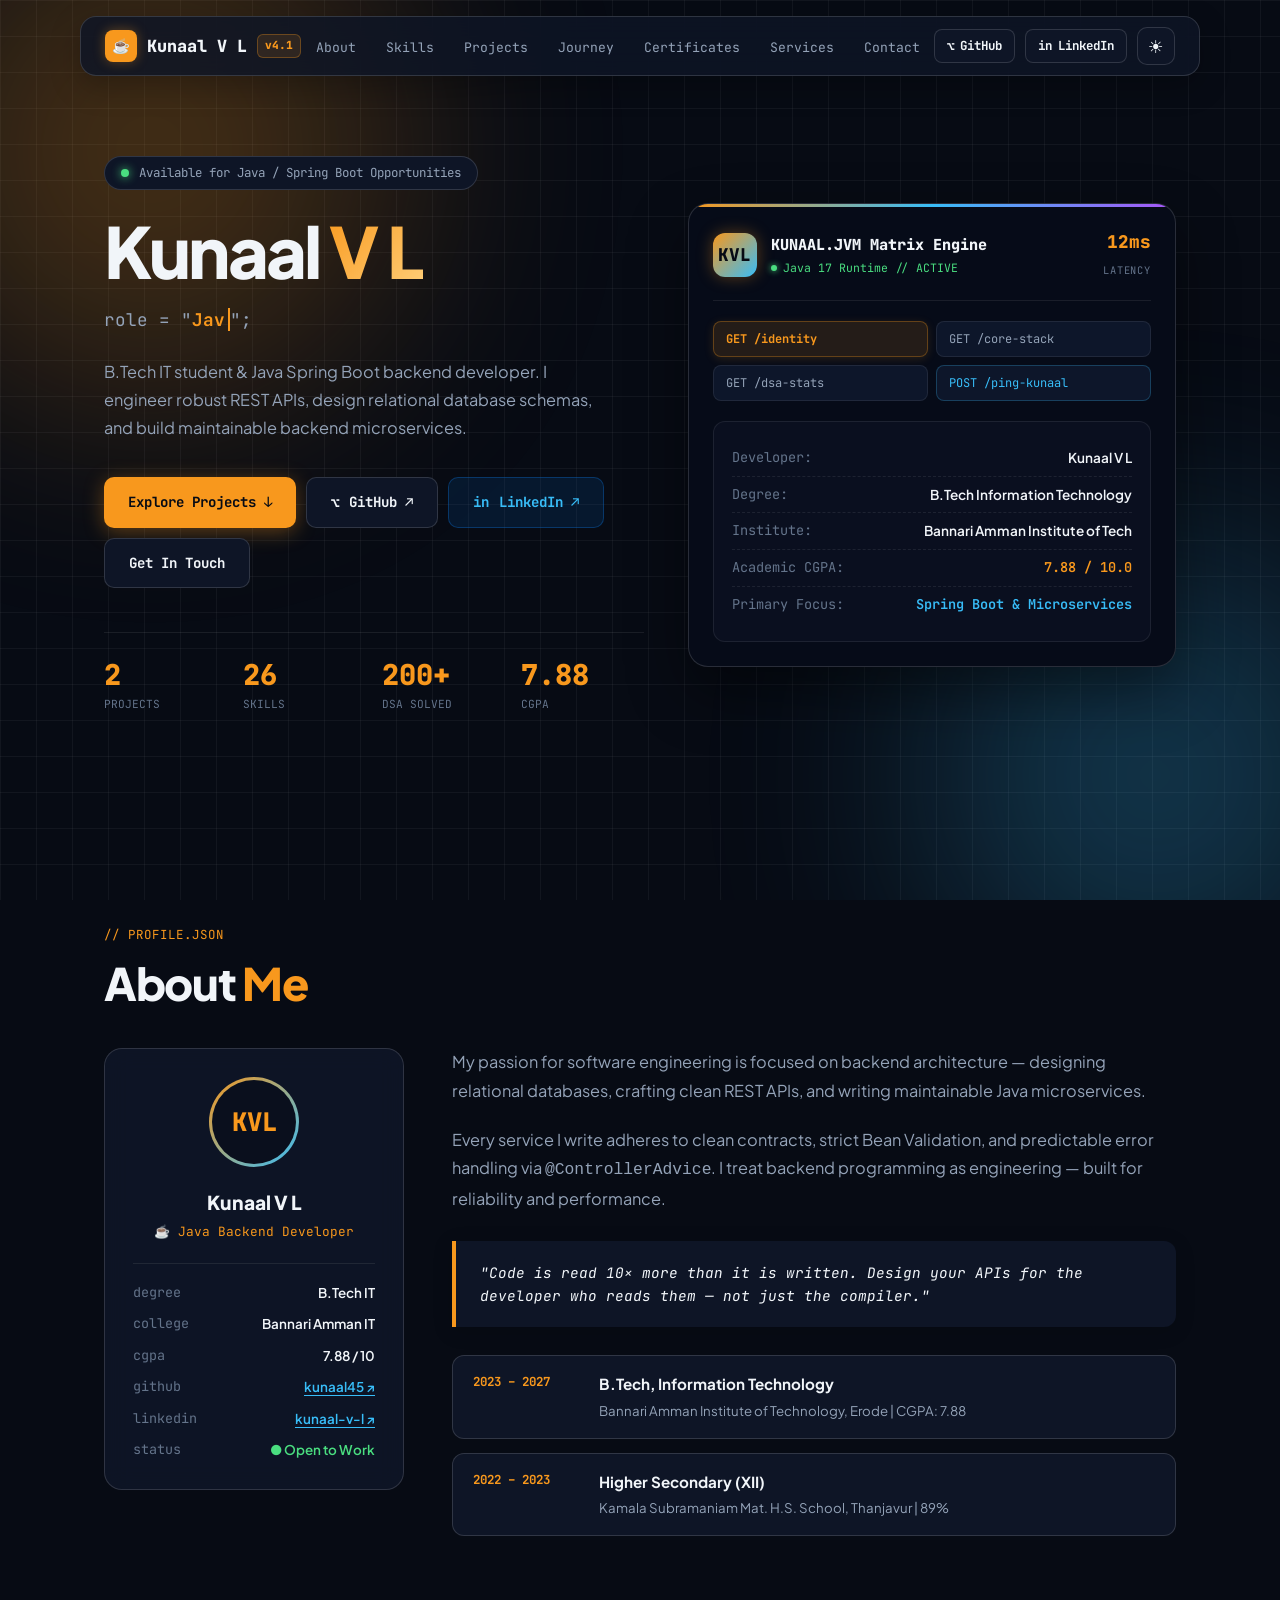
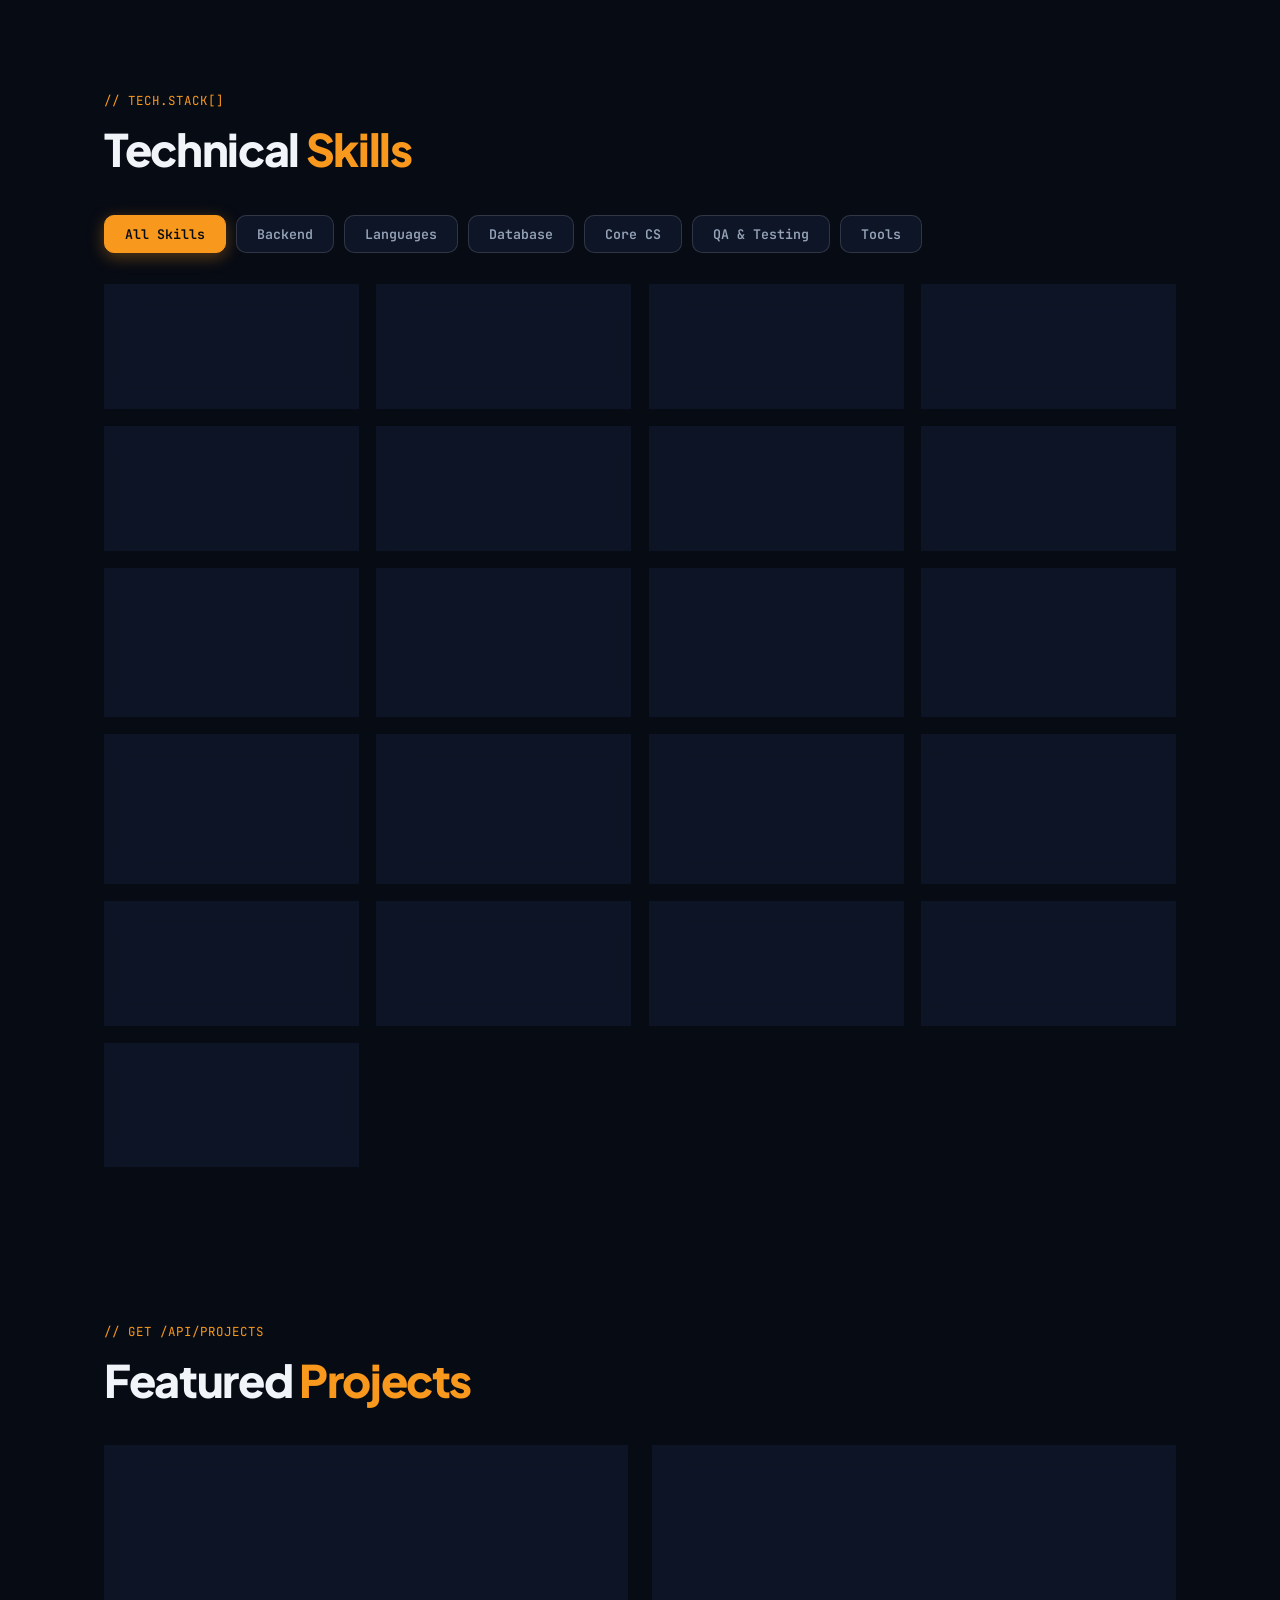
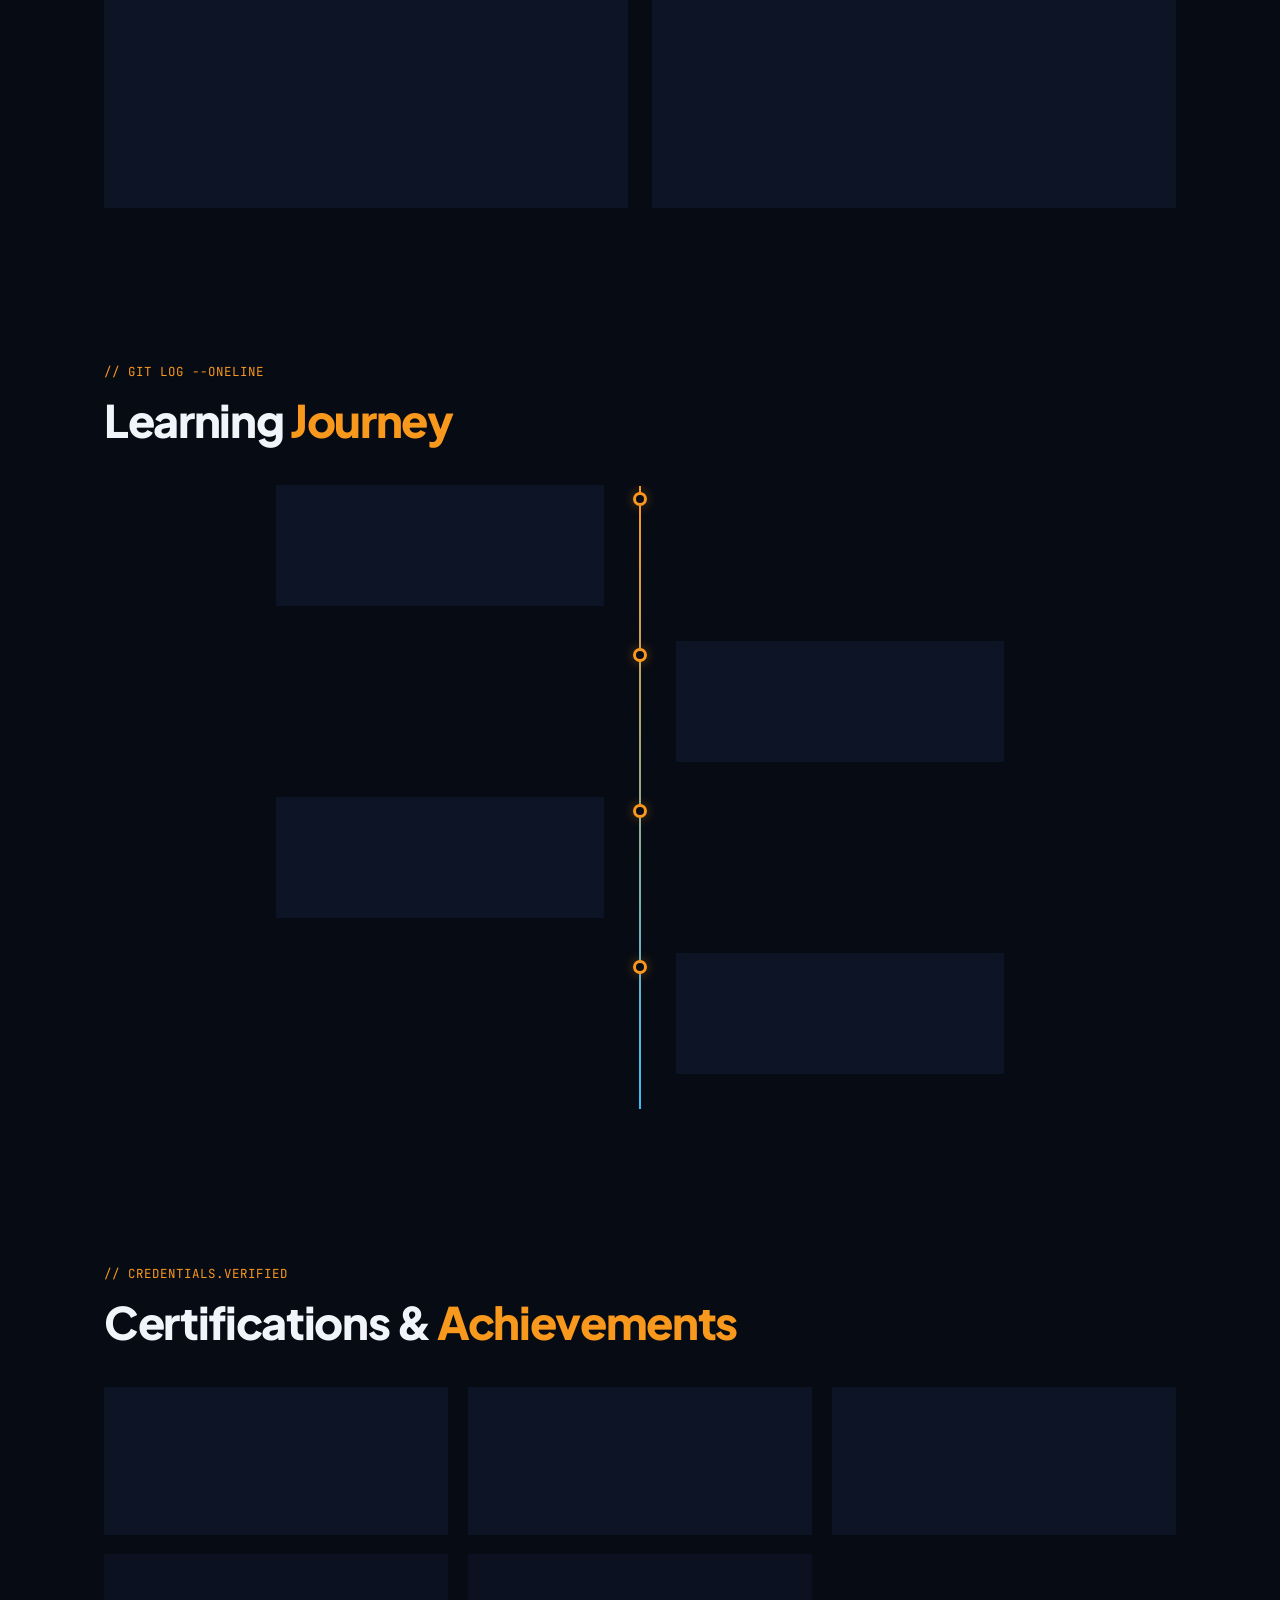
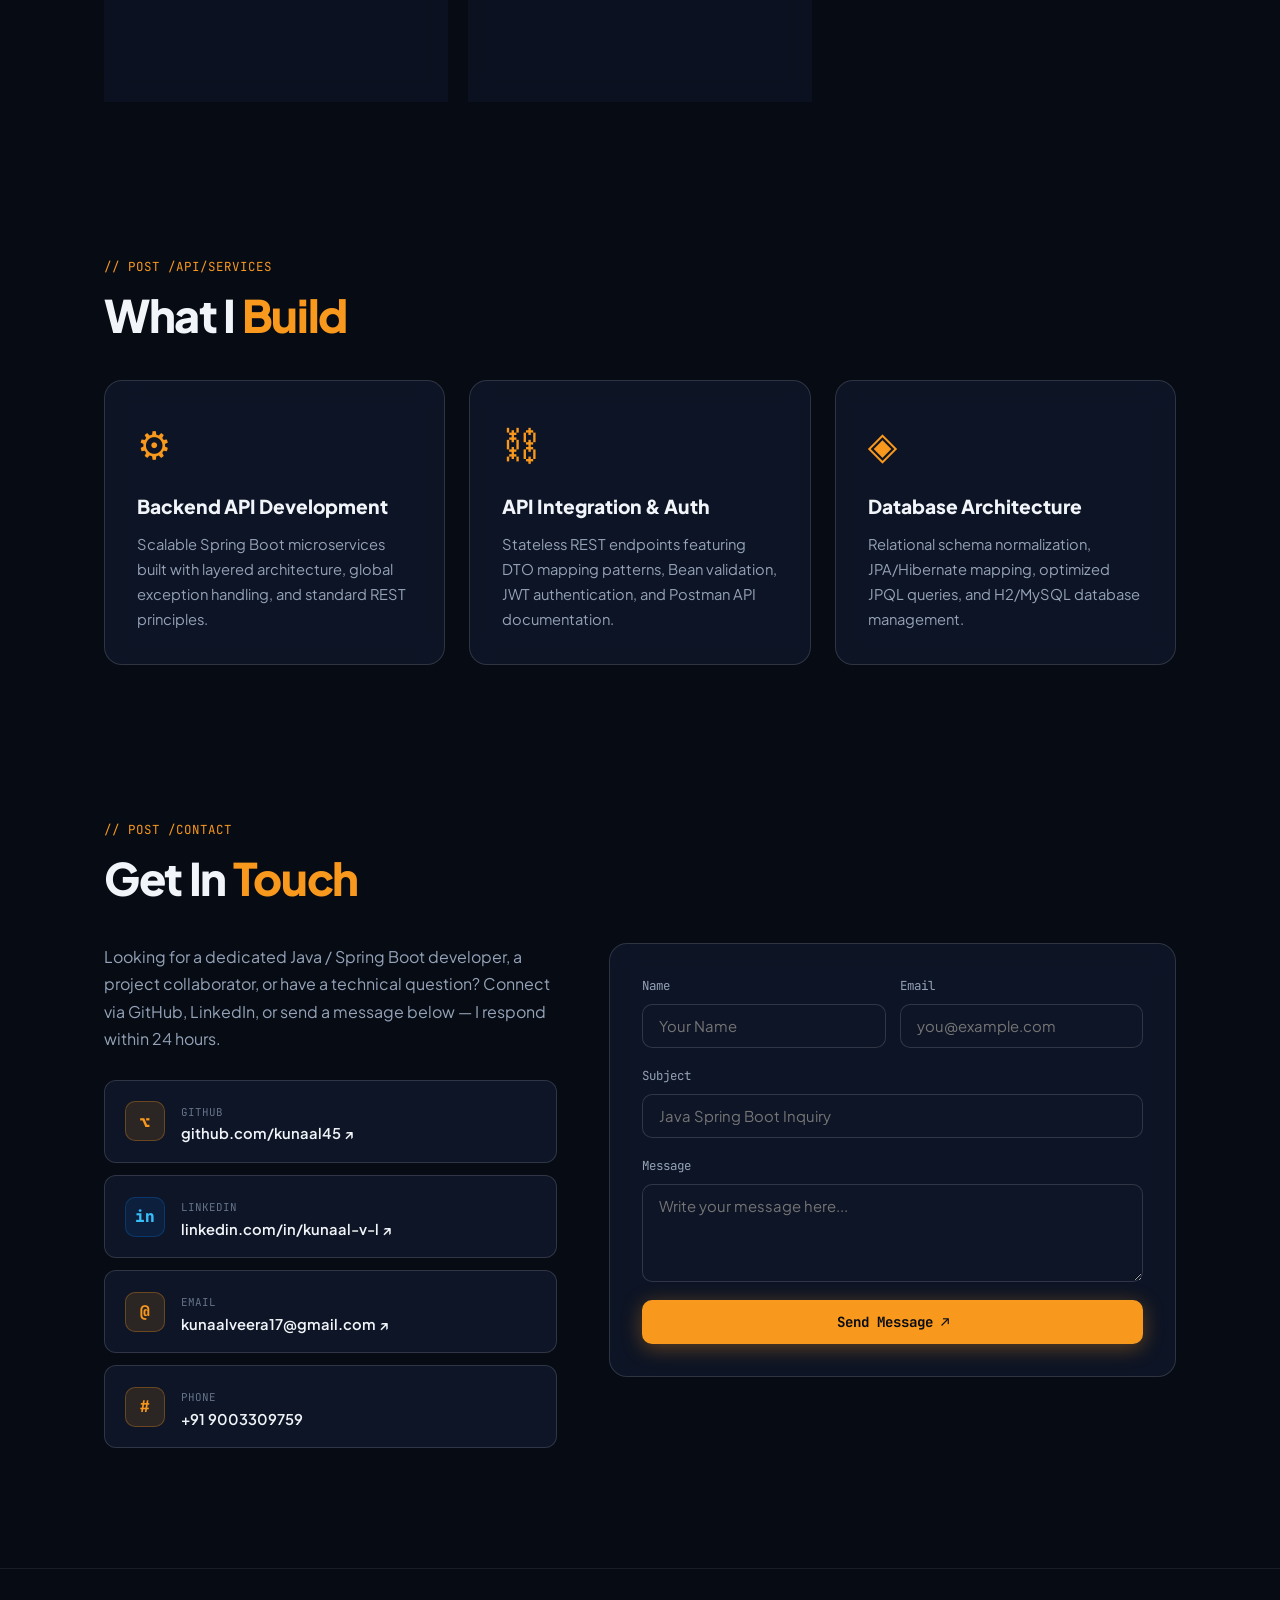
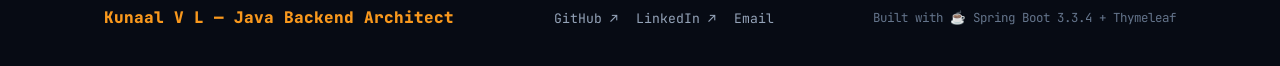
<file: target/classes/templates/portfolio.html>
<!DOCTYPE html>
<html lang="en" xmlns:th="http://www.thymeleaf.org" data-theme="dark">
<head>
  <meta charset="UTF-8">
  <meta name="viewport" content="width=device-width, initial-scale=1.0">
  <title>Kunaal V L — Java Backend Architect</title>
  <meta name="description" content="Portfolio of Kunaal V L — Java & Spring Boot Backend Developer specializing in scalable microservices, REST APIs, and database design.">
  <meta name="theme-color" content="#070B14">

  <!-- Custom Favicon: Modern Dark & Gold 'K' Architect Icon -->
  <link rel="icon" type="image/svg+xml" href="data:image/svg+xml,%3Csvg xmlns='http://www.w3.org/2000/svg' viewBox='0 0 64 64'%3E%3Crect width='64' height='64' rx='16' fill='%23070B14' stroke='%23F8981D' stroke-width='3.5'/%3E%3Cpath d='M22 18v28M22 32l16-14M27 27.5l14 18.5' stroke='%23F8981D' stroke-width='5.5' stroke-linecap='round' stroke-linejoin='round'/%3E%3Ccircle cx='44' cy='20' r='3.5' fill='%2338BDF8'/%3E%3C/svg%3E">

  <link rel="preconnect" href="https://fonts.googleapis.com">
  <link rel="preconnect" href="https://fonts.gstatic.com" crossorigin>
  <link href="https://fonts.googleapis.com/css2?family=JetBrains+Mono:ital,wght@0,400;0,500;0,600;0,700;0,800;1,400&family=Plus+Jakarta+Sans:wght@400;500;600;700;800&display=swap" rel="stylesheet">
  <link rel="stylesheet" href="/css/style.css" th:href="@{/css/style.css}">

  <style>
    /* ============================================================
       KUNAAL.JVM v4.1 — Custom Personal Matrix Engine + Socials
       ============================================================ */
    :root {
      --bg: #070B14;
      --bg-surface: #0E1526;
      --bg-card: rgba(15, 23, 42, 0.8);
      --bg-card-hover: rgba(22, 34, 60, 0.9);

      --jv: #F8981D;
      --jv-glow: rgba(248, 152, 29, 0.35);
      --jv-dim: rgba(248, 152, 29, 0.12);
      --jv-border: rgba(248, 152, 29, 0.3);

      --cyan: #38BDF8;
      --cyan-dim: rgba(56, 189, 248, 0.12);
      --cyan-border: rgba(56, 189, 248, 0.3);

      --green: #4ADE80;
      --purple: #A855F7;
      --linkedin: #0A66C2;

      --text-main: #F1F5F9;
      --text-muted: #94A3B8;
      --text-sub: #64748B;

      --border-subtle: rgba(255, 255, 255, 0.08);
      --border-medium: rgba(255, 255, 255, 0.14);

      --font-mono: 'JetBrains Mono', monospace;
      --font-sans: 'Plus Jakarta Sans', system-ui, sans-serif;

      --ease-out: cubic-bezier(0.16, 1, 0.3, 1);
    }

    [data-theme="light"] {
      --bg: #F8FAFC;
      --bg-surface: #FFFFFF;
      --bg-card: rgba(255, 255, 255, 0.88);
      --bg-card-hover: rgba(241, 245, 249, 0.95);

      --text-main: #0F172A;
      --text-muted: #475569;
      --text-sub: #94A3B8;

      --border-subtle: rgba(0, 0, 0, 0.07);
      --border-medium: rgba(0, 0, 0, 0.14);
    }

    *, *::before, *::after { box-sizing: border-box; margin: 0; padding: 0; }
    html { scroll-behavior: smooth; }
    body {
      background-color: var(--bg);
      color: var(--text-main);
      font-family: var(--font-sans);
      line-height: 1.6;
      overflow-x: hidden;
      transition: background-color 0.4s var(--ease-out), color 0.4s var(--ease-out);
    }
    a { color: inherit; text-decoration: none; }
    button { font-family: inherit; cursor: pointer; border: none; background: none; }

    /* Ambient Glowing Orbs */
    .ambient-glow {
      position: fixed;
      inset: 0;
      pointer-events: none;
      z-index: 0;
      overflow: hidden;
    }
    .orb {
      position: absolute;
      border-radius: 50%;
      filter: blur(120px);
      opacity: 0.25;
      animation: floatOrb 20s infinite alternate var(--ease-out);
    }
    .orb-1 { width: 500px; height: 500px; background: var(--jv); top: -100px; left: -100px; }
    .orb-2 { width: 450px; height: 450px; background: var(--cyan); bottom: -100px; right: -100px; animation-delay: -10s; }
    @keyframes floatOrb {
      0% { transform: translate(0, 0) scale(1); }
      100% { transform: translate(80px, 60px) scale(1.15); }
    }

    /* Grid Overlay */
    body::before {
      content: '';
      position: fixed;
      inset: 0;
      background-image: linear-gradient(var(--border-subtle) 1px, transparent 1px),
                        linear-gradient(90deg, var(--border-subtle) 1px, transparent 1px);
      background-size: 36px 36px;
      pointer-events: none;
      z-index: 0;
      opacity: 0.6;
    }

    /* Top Progress Bar */
    #scrollProg {
      position: fixed;
      top: 0; left: 0; right: 0;
      height: 3px;
      background: linear-gradient(90deg, var(--jv), var(--cyan), var(--purple));
      transform-origin: left;
      transform: scaleX(0);
      z-index: 1000;
    }

    /* GLASSNAV */
    .glass-nav {
      position: fixed;
      top: 16px; left: 50%;
      transform: translateX(-50%);
      width: min(1120px, calc(100% - 32px));
      height: 60px;
      background: rgba(14, 21, 38, 0.82);
      backdrop-filter: blur(16px);
      border: 1px solid var(--border-medium);
      border-radius: 16px;
      z-index: 100;
      display: flex;
      align-items: center;
      justify-content: space-between;
      padding: 0 24px;
      box-shadow: 0 10px 30px rgba(0, 0, 0, 0.25);
    }
    [data-theme="light"] .glass-nav {
      background: rgba(255, 255, 255, 0.85);
    }
    .brand {
      display: flex;
      align-items: center;
      gap: 10px;
      font-family: var(--font-mono);
      font-weight: 800;
      font-size: 1.05rem;
    }
    .brand .logo-icon {
      width: 32px; height: 32px;
      border-radius: 8px;
      background: var(--jv);
      color: #070B14;
      display: flex;
      align-items: center;
      justify-content: center;
      font-weight: 900;
      font-size: 0.9rem;
      box-shadow: 0 0 12px var(--jv-glow);
    }
    .brand-tag {
      font-size: 0.7rem;
      padding: 2px 7px;
      background: var(--jv-dim);
      border: 1px solid var(--jv-border);
      color: var(--jv);
      border-radius: 6px;
    }

    .nav-items {
      display: flex;
      align-items: center;
      gap: 6px;
      list-style: none;
    }
    .nav-items a {
      font-family: var(--font-mono);
      font-size: 0.82rem;
      color: var(--text-muted);
      padding: 6px 12px;
      border-radius: 8px;
      transition: all 0.25s var(--ease-out);
    }
    .nav-items a:hover, .nav-items a.active {
      color: var(--jv);
      background: var(--jv-dim);
    }

    .nav-right-actions {
      display: flex;
      align-items: center;
      gap: 10px;
    }
    .nav-social-btn {
      padding: 6px 12px;
      border-radius: 8px;
      background: var(--bg-surface);
      border: 1px solid var(--border-medium);
      color: var(--text-main);
      font-family: var(--font-mono);
      font-size: 0.78rem;
      font-weight: 700;
      transition: all 0.25s var(--ease-out);
      display: inline-flex;
      align-items: center;
      gap: 6px;
    }
    .nav-social-btn:hover {
      border-color: var(--jv);
      color: var(--jv);
      transform: translateY(-2px);
    }
    .nav-social-btn.linkedin:hover {
      border-color: var(--linkedin);
      color: var(--linkedin);
    }

    .theme-toggle {
      width: 38px; height: 38px;
      border-radius: 10px;
      background: var(--bg-surface);
      border: 1px solid var(--border-medium);
      color: var(--text-main);
      display: flex;
      align-items: center;
      justify-content: center;
      font-size: 1.1rem;
      transition: all 0.25s var(--ease-out);
    }
    .theme-toggle:hover {
      border-color: var(--jv);
      color: var(--jv);
      transform: scale(1.08) rotate(15deg);
    }

    /* Container */
    .main-wrap {
      max-width: 1120px;
      margin: 0 auto;
      padding: 0 24px;
      position: relative;
      z-index: 1;
    }

    /* Section Header */
    section { padding: 110px 0 40px; }
    .sec-badge {
      display: inline-flex;
      align-items: center;
      gap: 8px;
      font-family: var(--font-mono);
      font-size: 0.78rem;
      color: var(--jv);
      letter-spacing: 0.08em;
      text-transform: uppercase;
      margin-bottom: 12px;
    }
    .sec-h2 {
      font-size: clamp(2rem, 4vw, 2.8rem);
      font-weight: 800;
      letter-spacing: -0.03em;
      margin-bottom: 40px;
      line-height: 1.15;
    }
    .sec-h2 span { color: var(--jv); }

    /* Magnetic Buttons */
    .btn {
      display: inline-flex;
      align-items: center;
      gap: 10px;
      padding: 13px 24px;
      border-radius: 10px;
      font-family: var(--font-mono);
      font-size: 0.88rem;
      font-weight: 700;
      transition: all 0.3s var(--ease-out);
    }
    .btn-primary {
      background: var(--jv);
      color: #070B14;
      box-shadow: 0 4px 20px var(--jv-glow);
    }
    .btn-primary:hover {
      transform: translateY(-3px) scale(1.02);
      box-shadow: 0 8px 30px rgba(248, 152, 29, 0.5);
    }
    .btn-secondary {
      background: var(--bg-surface);
      color: var(--text-main);
      border: 1px solid var(--border-medium);
    }
    .btn-secondary:hover {
      border-color: var(--jv);
      color: var(--jv);
      transform: translateY(-3px);
    }
    .btn-linkedin {
      background: rgba(10, 102, 194, 0.15);
      color: #38BDF8;
      border: 1px solid rgba(10, 102, 194, 0.4);
    }
    .btn-linkedin:hover {
      background: var(--linkedin);
      color: #FFFFFF;
      border-color: var(--linkedin);
      box-shadow: 0 4px 20px rgba(10, 102, 194, 0.4);
      transform: translateY(-3px);
    }

    /* HERO */
    .hero {
      min-height: 90vh;
      display: grid;
      grid-template-columns: 1.05fr 0.95fr;
      gap: 44px;
      align-items: center;
      padding-top: 100px;
    }
    .status-pill {
      display: inline-flex;
      align-items: center;
      gap: 10px;
      padding: 6px 16px;
      background: var(--bg-surface);
      border: 1px solid var(--border-medium);
      border-radius: 30px;
      font-family: var(--font-mono);
      font-size: 0.78rem;
      color: var(--text-muted);
      margin-bottom: 24px;
    }
    .pulse-dot {
      width: 8px; height: 8px;
      border-radius: 50%;
      background: var(--green);
      box-shadow: 0 0 10px var(--green);
      animation: pulseGlow 2s infinite;
    }
    @keyframes pulseGlow {
      0%, 100% { transform: scale(1); opacity: 1; }
      50% { transform: scale(1.3); opacity: 0.6; }
    }

    .hero-title {
      font-size: clamp(2.8rem, 5.5vw, 4.5rem);
      font-weight: 800;
      line-height: 1.05;
      letter-spacing: -0.04em;
      margin-bottom: 18px;
    }
    .hero-title .gold-gradient {
      background: linear-gradient(135deg, var(--jv), #FFD07B);
      -webkit-background-clip: text;
      background-clip: text;
      -webkit-text-fill-color: transparent;
    }

    .hero-typing {
      font-family: var(--font-mono);
      font-size: 1.1rem;
      color: var(--text-muted);
      margin-bottom: 24px;
    }
    .typed-text {
      color: var(--jv);
      font-weight: 700;
      border-right: 2px solid var(--jv);
      padding-right: 3px;
      animation: blink 0.9s infinite;
    }
    @keyframes blink { 50% { border-color: transparent; } }

    .hero-bio {
      color: var(--text-muted);
      font-size: 1.02rem;
      max-width: 490px;
      margin-bottom: 36px;
      line-height: 1.7;
    }

    .hero-actions { display: flex; gap: 10px; flex-wrap: wrap; margin-bottom: 44px; }

    .hero-stats {
      display: grid;
      grid-template-columns: repeat(4, 1fr);
      gap: 16px;
      padding-top: 28px;
      border-top: 1px solid var(--border-subtle);
    }
    .counter-val {
      font-family: var(--font-mono);
      font-size: 1.8rem;
      font-weight: 800;
      color: var(--jv);
      display: block;
      line-height: 1;
    }
    .counter-lbl {
      font-family: var(--font-mono);
      font-size: 0.7rem;
      color: var(--text-sub);
      text-transform: uppercase;
      margin-top: 6px;
      display: block;
    }

    /* KUNAAL.JVM PERSONAL MATRIX HUB */
    .system-hub-card {
      background: #060B18;
      border: 1px solid var(--border-medium);
      border-radius: 20px;
      padding: 24px;
      box-shadow: 0 25px 60px rgba(0, 0, 0, 0.45);
      position: relative;
      overflow: hidden;
      transition: all 0.35s var(--ease-out);
    }
    .system-hub-card::before {
      content: '';
      position: absolute;
      top: 0; left: 0; right: 0;
      height: 3px;
      background: linear-gradient(90deg, var(--jv), var(--cyan), var(--purple));
    }
    .system-hub-card:hover {
      border-color: var(--jv-border);
      transform: translateY(-4px);
      box-shadow: 0 30px 70px rgba(248, 152, 29, 0.18);
    }

    .hub-header {
      display: flex;
      justify-content: space-between;
      align-items: center;
      padding-bottom: 18px;
      border-bottom: 1px solid var(--border-subtle);
      margin-bottom: 20px;
    }
    .hub-identity {
      display: flex;
      align-items: center;
      gap: 14px;
    }
    .hub-avatar {
      width: 44px; height: 44px;
      border-radius: 12px;
      background: linear-gradient(135deg, var(--jv), var(--cyan));
      color: #070B14;
      display: flex;
      align-items: center;
      justify-content: center;
      font-family: var(--font-mono);
      font-weight: 900;
      font-size: 1.1rem;
      box-shadow: 0 0 16px var(--jv-glow);
    }
    .hub-meta { display: grid; gap: 2px; }
    .hub-name { font-family: var(--font-mono); font-weight: 800; font-size: 0.95rem; color: var(--text-main); }
    .hub-sub { font-family: var(--font-mono); font-size: 0.72rem; color: var(--green); display: flex; align-items: center; gap: 6px; }
    .live-dot { width: 6px; height: 6px; border-radius: 50%; background: var(--green); box-shadow: 0 0 6px var(--green); }

    .hub-latency {
      text-align: right;
      font-family: var(--font-mono);
    }
    .lat-val { display: block; font-size: 1.1rem; font-weight: 800; color: var(--jv); }
    .lat-lbl { font-size: 0.65rem; color: var(--text-sub); text-transform: uppercase; letter-spacing: 0.08em; }

    /* Endpoint Controls */
    .hub-endpoints {
      display: grid;
      grid-template-columns: 1fr 1fr;
      gap: 8px;
      margin-bottom: 20px;
    }
    .ep-btn {
      font-family: var(--font-mono);
      font-size: 0.75rem;
      padding: 9px 12px;
      border-radius: 8px;
      background: #0D162A;
      border: 1px solid var(--border-subtle);
      color: var(--text-muted);
      text-align: left;
      transition: all 0.25s var(--ease-out);
    }
    .ep-btn:hover { border-color: var(--jv-border); color: var(--jv); }
    .ep-btn.active {
      background: var(--jv-dim);
      border-color: var(--jv-border);
      color: var(--jv);
      font-weight: 700;
      box-shadow: 0 2px 10px rgba(248, 152, 29, 0.15);
    }
    .ep-post { border-color: rgba(56, 189, 248, 0.25); color: var(--cyan); }
    .ep-post.active { background: var(--cyan-dim); border-color: var(--cyan-border); color: var(--cyan); }

    /* Dynamic Data Panels */
    .hub-content {
      background: #0A0F1F;
      border: 1px solid var(--border-subtle);
      border-radius: 12px;
      padding: 18px;
      min-height: 180px;
    }
    .hub-panel { display: none; }
    .hub-panel.active { display: block; animation: panelFade 0.3s var(--ease-out); }
    @keyframes panelFade {
      from { opacity: 0; transform: translateY(4px); }
      to { opacity: 1; transform: translateY(0); }
    }

    .panel-row {
      display: flex;
      justify-content: space-between;
      font-size: 0.85rem;
      padding: 7px 0;
      border-bottom: 1px dashed var(--border-subtle);
    }
    .panel-row:last-child { border-bottom: none; }
    .p-key { font-family: var(--font-mono); color: var(--text-sub); }
    .p-val { font-weight: 600; color: var(--text-main); }
    .p-val.gold { color: var(--jv); font-family: var(--font-mono); }
    .p-val.cyan { color: var(--cyan); font-family: var(--font-mono); }

    /* Core Stack Grid */
    .stack-mini-grid {
      display: grid;
      grid-template-columns: repeat(2, 1fr);
      gap: 10px;
    }
    .s-mini-pill {
      background: var(--bg-surface);
      border: 1px solid var(--border-medium);
      padding: 8px 12px;
      border-radius: 8px;
      font-family: var(--font-mono);
      font-size: 0.78rem;
      color: var(--text-main);
      display: flex;
      align-items: center;
      gap: 8px;
    }

    /* DSA Metric Box */
    .dsa-metric-box {
      text-align: center;
      padding: 10px 0;
    }
    .dsa-num {
      font-family: var(--font-mono);
      font-size: 2.2rem;
      font-weight: 900;
      color: var(--jv);
      line-height: 1;
    }
    .dsa-lbl { font-size: 0.84rem; color: var(--text-muted); margin: 6px 0 14px; }
    .dsa-tags { display: flex; justify-content: center; gap: 8px; flex-wrap: wrap; }
    .dsa-tags span {
      font-family: var(--font-mono);
      font-size: 0.7rem;
      background: var(--jv-dim);
      color: var(--jv);
      border: 1px solid var(--jv-border);
      padding: 3px 8px;
      border-radius: 6px;
    }

    /* Ping Response Box */
    .ping-box { text-align: center; padding: 12px 0; }
    .ping-status {
      font-family: var(--font-mono);
      font-size: 0.85rem;
      color: var(--green);
      background: rgba(74, 222, 128, 0.12);
      border: 1px solid rgba(74, 222, 128, 0.3);
      padding: 4px 12px;
      border-radius: 6px;
      display: inline-block;
      font-weight: 700;
      margin-bottom: 12px;
    }
    .ping-msg { font-size: 0.9rem; color: var(--text-main); font-style: italic; margin-bottom: 10px; }
    .ping-time { font-family: var(--font-mono); font-size: 0.72rem; color: var(--text-sub); }

    /* ABOUT SECTION */
    .about-grid {
      display: grid;
      grid-template-columns: 300px 1fr;
      gap: 48px;
      align-items: start;
    }
    .bio-card {
      background: var(--bg-card);
      border: 1px solid var(--border-medium);
      border-radius: 18px;
      padding: 28px;
      text-align: center;
      backdrop-filter: blur(12px);
      transition: transform 0.3s var(--ease-out), border-color 0.3s;
    }
    .bio-card:hover {
      border-color: var(--jv-border);
      transform: translateY(-4px);
    }
    .avatar-ring {
      width: 90px; height: 90px;
      border-radius: 50%;
      background: linear-gradient(135deg, var(--jv), var(--cyan));
      padding: 3px;
      margin: 0 auto 20px;
    }
    .avatar-inner {
      width: 100%; height: 100%;
      border-radius: 50%;
      background: #0A0F1D;
      display: flex;
      align-items: center;
      justify-content: center;
      font-family: var(--font-mono);
      font-weight: 900;
      font-size: 1.6rem;
      color: var(--jv);
    }
    .bio-card h3 { font-size: 1.2rem; font-weight: 800; margin-bottom: 4px; }
    .bio-card .bio-role { font-family: var(--font-mono); font-size: 0.8rem; color: var(--jv); margin-bottom: 20px; }

    .bio-details {
      list-style: none;
      text-align: left;
      display: grid;
      gap: 10px;
      font-size: 0.84rem;
      border-top: 1px solid var(--border-subtle);
      padding-top: 18px;
    }
    .bio-details li { display: flex; justify-content: space-between; }
    .b-label { font-family: var(--font-mono); color: var(--text-sub); }
    .b-val { font-weight: 600; color: var(--text-main); }
    .b-val a { color: var(--cyan); text-decoration: underline; text-underline-offset: 3px; }

    .about-content p { color: var(--text-muted); font-size: 1.02rem; margin-bottom: 20px; line-height: 1.75; }
    .philosophy-banner {
      background: var(--bg-surface);
      border-left: 4px solid var(--jv);
      border-radius: 0 12px 12px 0;
      padding: 20px 24px;
      margin: 28px 0;
      font-family: var(--font-mono);
      font-size: 0.9rem;
      color: var(--text-main);
      font-style: italic;
      box-shadow: 0 4px 20px rgba(0, 0, 0, 0.15);
    }

    .timeline-mini { display: grid; gap: 14px; margin-top: 24px; }
    .t-row {
      background: var(--bg-surface);
      border: 1px solid var(--border-medium);
      border-radius: 12px;
      padding: 16px 20px;
      display: grid;
      grid-template-columns: 110px 1fr;
      gap: 16px;
      transition: all 0.25s var(--ease-out);
    }
    .t-row:hover { border-color: var(--jv-border); transform: translateX(6px); }
    .t-year { font-family: var(--font-mono); font-size: 0.78rem; color: var(--jv); font-weight: 700; }
    .t-info h4 { font-size: 0.95rem; font-weight: 700; margin-bottom: 2px; }
    .t-info p { margin: 0; font-size: 0.83rem; color: var(--text-muted); }

    /* SKILLS DYNAMIC BENTO GRID */
    .tab-bar {
      display: flex;
      gap: 10px;
      flex-wrap: wrap;
      margin-bottom: 32px;
    }
    .tab-btn {
      padding: 9px 20px;
      border-radius: 10px;
      background: var(--bg-surface);
      border: 1px solid var(--border-medium);
      color: var(--text-muted);
      font-family: var(--font-mono);
      font-size: 0.83rem;
      font-weight: 600;
      transition: all 0.25s var(--ease-out);
    }
    .tab-btn:hover { border-color: var(--jv-border); color: var(--jv); }
    .tab-btn.active {
      background: var(--jv);
      color: #070B14;
      border-color: var(--jv);
      box-shadow: 0 4px 16px var(--jv-glow);
    }

    .bento-skills {
      display: grid;
      grid-template-columns: repeat(auto-fill, minmax(240px, 1fr));
      gap: 18px;
    }
    .skill-card {
      background: var(--bg-card);
      border: 1px solid var(--border-medium);
      border-radius: 14px;
      padding: 22px;
      backdrop-filter: blur(12px);
      transition: all 0.3s var(--ease-out);
      position: relative;
      overflow: hidden;
    }
    .skill-card::after {
      content: '';
      position: absolute;
      top: 0; left: 0; right: 0;
      height: 2px;
      background: linear-gradient(90deg, var(--jv), var(--cyan));
      opacity: 0;
      transition: opacity 0.3s;
    }
    .skill-card:hover {
      border-color: var(--jv-border);
      transform: translateY(-4px);
      box-shadow: 0 12px 30px rgba(0, 0, 0, 0.25);
    }
    .skill-card:hover::after { opacity: 1; }

    .skill-head {
      display: flex;
      justify-content: space-between;
      align-items: center;
      margin-bottom: 12px;
      font-weight: 700;
      font-size: 0.95rem;
    }
    .skill-pct { font-family: var(--font-mono); color: var(--jv); font-size: 0.84rem; }
    .progress-track {
      height: 6px;
      background: var(--bg-surface);
      border-radius: 4px;
      overflow: hidden;
      margin-bottom: 10px;
    }
    .progress-fill {
      height: 100%;
      background: linear-gradient(90deg, var(--jv), var(--cyan));
      border-radius: 4px;
      transition: width 1s var(--ease-out);
    }
    .skill-category {
      font-family: var(--font-mono);
      font-size: 0.7rem;
      color: var(--text-sub);
      text-transform: uppercase;
      letter-spacing: 0.06em;
    }

    /* PROJECTS DYNAMIC CARDS */
    .projects-grid {
      display: grid;
      grid-template-columns: repeat(auto-fit, minmax(340px, 1fr));
      gap: 24px;
    }
    .project-card {
      background: var(--bg-card);
      border: 1px solid var(--border-medium);
      border-radius: 16px;
      padding: 28px;
      display: flex;
      flex-direction: column;
      gap: 16px;
      backdrop-filter: blur(12px);
      transition: all 0.35s var(--ease-out);
    }
    .project-card:hover {
      border-color: var(--jv-border);
      transform: translateY(-6px);
      box-shadow: 0 20px 40px rgba(0, 0, 0, 0.35);
    }

    .project-header { display: flex; justify-content: space-between; align-items: center; }
    .ep-badge {
      font-family: var(--font-mono);
      font-size: 0.75rem;
      background: var(--jv-dim);
      color: var(--jv);
      border: 1px solid var(--jv-border);
      padding: 4px 10px;
      border-radius: 6px;
      font-weight: 700;
    }
    .status-live {
      font-family: var(--font-mono);
      font-size: 0.72rem;
      background: rgba(74, 222, 128, 0.12);
      color: var(--green);
      border: 1px solid rgba(74, 222, 128, 0.3);
      padding: 3px 10px;
      border-radius: 6px;
      font-weight: 700;
    }

    .project-title { font-size: 1.25rem; font-weight: 800; }
    .project-desc { color: var(--text-muted); font-size: 0.92rem; flex: 1; line-height: 1.65; }

    .tech-tags { display: flex; flex-wrap: wrap; gap: 8px; }
    .tech-pill {
      font-family: var(--font-mono);
      font-size: 0.72rem;
      background: var(--cyan-dim);
      color: var(--cyan);
      border: 1px solid rgba(56, 189, 248, 0.25);
      padding: 3px 10px;
      border-radius: 6px;
    }

    .project-actions { display: flex; gap: 12px; margin-top: 4px; }
    .p-btn {
      font-family: var(--font-mono);
      font-size: 0.82rem;
      padding: 9px 18px;
      border-radius: 8px;
      border: 1px solid var(--border-medium);
      color: var(--text-main);
      font-weight: 600;
      transition: all 0.25s var(--ease-out);
    }
    .p-btn:hover { border-color: var(--jv); color: var(--jv); transform: translateY(-2px); }
    .p-btn-gold { background: var(--jv); color: #070B14; border-color: var(--jv); }
    .p-btn-gold:hover { background: #FFB84D; color: #070B14; transform: translateY(-2px); }

    /* JOURNEY TIMELINE */
    .timeline-wrap { position: relative; max-width: 800px; margin: 0 auto; }
    .timeline-wrap::before {
      content: '';
      position: absolute;
      left: 50%; top: 0; bottom: 0;
      width: 2px;
      background: linear-gradient(180deg, var(--jv), var(--cyan));
      transform: translateX(-50%);
    }
    .timeline-step { position: relative; width: 50%; padding: 0 36px 36px; }
    .t-left { left: 0; text-align: right; }
    .t-right { left: 50%; text-align: left; }

    .t-node {
      position: absolute;
      top: 6px;
      width: 14px; height: 14px;
      border-radius: 50%;
      background: var(--bg);
      border: 3px solid var(--jv);
      box-shadow: 0 0 12px var(--jv-glow);
      z-index: 2;
    }
    .t-left .t-node { right: -7px; }
    .t-right .t-node { left: -7px; }

    .t-card {
      background: var(--bg-card);
      border: 1px solid var(--border-medium);
      border-radius: 14px;
      padding: 20px 24px;
      backdrop-filter: blur(12px);
      transition: all 0.3s var(--ease-out);
    }
    .t-card:hover { border-color: var(--jv-border); transform: translateY(-3px); }
    .t-card h4 { font-size: 1.05rem; font-weight: 800; margin-bottom: 6px; }
    .t-card p { font-size: 0.88rem; color: var(--text-muted); margin: 0; }

    /* CERTIFICATES */
    .certs-grid { display: grid; grid-template-columns: repeat(auto-fill, minmax(260px, 1fr)); gap: 20px; }
    .cert-box {
      background: var(--bg-card);
      border: 1px solid var(--border-medium);
      border-radius: 14px;
      padding: 24px;
      display: flex;
      flex-direction: column;
      gap: 12px;
      backdrop-filter: blur(12px);
      transition: all 0.3s var(--ease-out);
    }
    .cert-box:hover { border-color: var(--jv-border); transform: translateY(-4px); }
    .cert-box.soon { border-style: dashed; opacity: 0.75; }
    .cert-title { font-size: 1rem; font-weight: 700; }
    .cert-issuer { font-size: 0.82rem; color: var(--text-muted); }
    .cert-status {
      font-family: var(--font-mono);
      font-size: 0.72rem;
      color: var(--jv);
      background: var(--jv-dim);
      border: 1px solid var(--jv-border);
      padding: 3px 9px;
      border-radius: 6px;
      width: fit-content;
      font-weight: 700;
    }

    /* SERVICES */
    .services-grid { display: grid; grid-template-columns: repeat(auto-fit, minmax(300px, 1fr)); gap: 24px; }
    .service-card {
      background: var(--bg-card);
      border: 1px solid var(--border-medium);
      border-radius: 18px;
      padding: 32px;
      backdrop-filter: blur(12px);
      transition: all 0.35s var(--ease-out);
    }
    .service-card:hover {
      border-color: var(--jv-border);
      transform: translateY(-6px);
      box-shadow: 0 20px 40px rgba(0, 0, 0, 0.3);
    }
    .service-icon { font-size: 2.4rem; color: var(--jv); margin-bottom: 16px; }
    .service-card h3 { font-size: 1.2rem; font-weight: 800; margin-bottom: 10px; }
    .service-card p { color: var(--text-muted); font-size: 0.92rem; line-height: 1.7; }

    /* CONTACT */
    .contact-grid { display: grid; grid-template-columns: 1fr 1.25fr; gap: 52px; align-items: start; }
    .contact-text { color: var(--text-muted); font-size: 1rem; margin-bottom: 28px; line-height: 1.7; }
    .contact-methods { display: grid; gap: 12px; }
    .c-card {
      display: flex;
      align-items: center;
      gap: 16px;
      padding: 16px 20px;
      background: var(--bg-surface);
      border: 1px solid var(--border-medium);
      border-radius: 12px;
      transition: all 0.25s var(--ease-out);
    }
    .c-card:hover { border-color: var(--jv-border); transform: translateX(4px); }
    .c-icon-box {
      width: 40px; height: 40px;
      border-radius: 10px;
      background: var(--jv-dim);
      border: 1px solid var(--jv-border);
      color: var(--jv);
      display: flex;
      align-items: center;
      justify-content: center;
      font-family: var(--font-mono);
      font-weight: 800;
      font-size: 1rem;
    }
    .c-icon-box.linkedin {
      background: rgba(10, 102, 194, 0.15);
      border-color: rgba(10, 102, 194, 0.35);
      color: var(--cyan);
    }
    .c-lbl { font-family: var(--font-mono); font-size: 0.68rem; color: var(--text-sub); text-transform: uppercase; }
    .c-val { font-size: 0.92rem; font-weight: 600; color: var(--text-main); }

    .contact-form {
      background: var(--bg-card);
      border: 1px solid var(--border-medium);
      border-radius: 18px;
      padding: 32px;
      display: grid;
      gap: 18px;
      backdrop-filter: blur(12px);
    }
    .form-two-col { display: grid; grid-template-columns: 1fr 1fr; gap: 14px; }
    .form-group { display: grid; gap: 8px; }
    .form-group label { font-family: var(--font-mono); font-size: 0.78rem; color: var(--text-muted); }
    .form-group input, .form-group textarea {
      background: var(--bg-surface);
      border: 1px solid var(--border-medium);
      border-radius: 10px;
      padding: 12px 16px;
      color: var(--text-main);
      font-family: var(--font-sans);
      font-size: 0.93rem;
      resize: vertical;
      transition: border-color 0.25s, box-shadow 0.25s;
    }
    .form-group input:focus, .form-group textarea:focus {
      outline: none;
      border-color: var(--jv);
      box-shadow: 0 0 0 3px var(--jv-dim);
    }
    .alert-banner {
      padding: 12px 16px;
      border-radius: 8px;
      font-family: var(--font-mono);
      font-size: 0.84rem;
      display: none;
    }
    .alert-success { display: block; background: rgba(74, 222, 128, 0.12); color: var(--green); border: 1px solid rgba(74, 222, 128, 0.3); }

    /* FOOTER */
    footer { border-top: 1px solid var(--border-subtle); padding: 36px 0; margin-top: 80px; }
    .footer-inner { display: flex; justify-content: space-between; align-items: center; flex-wrap: wrap; gap: 16px; }
    .footer-logo { font-family: var(--font-mono); font-weight: 800; color: var(--jv); font-size: 1rem; }
    .footer-links { display: flex; gap: 18px; font-family: var(--font-mono); font-size: 0.82rem; }
    .footer-links a { color: var(--text-muted); transition: color 0.2s; }
    .footer-links a:hover { color: var(--jv); }
    .footer-copy { font-family: var(--font-mono); font-size: 0.78rem; color: var(--text-sub); }

    /* RESPONSIVE BREAKPOINTS */
    @media (max-width: 960px) {
      .hero { grid-template-columns: 1fr; min-height: auto; padding-top: 80px; }
      .about-grid { grid-template-columns: 1fr; }
      .contact-grid { grid-template-columns: 1fr; }
      .nav-items { display: none; }
      .timeline-wrap::before { left: 18px; }
      .timeline-step { width: 100%; padding-left: 42px; padding-right: 0; text-align: left !important; left: 0 !important; }
      .t-left .t-node, .t-right .t-node { left: 11px; right: auto; }
      .form-two-col { grid-template-columns: 1fr; }
      .glass-nav { width: calc(100% - 24px); }
      .hero-stats { grid-template-columns: repeat(2, 1fr); }
      .hub-endpoints { grid-template-columns: 1fr; }
    }
  </style>
</head>
<body>

<!-- Ambient Glowing Orbs -->
<div class="ambient-glow">
  <div class="orb orb-1"></div>
  <div class="orb orb-2"></div>
</div>

<!-- Scroll Progress Bar -->
<div id="scrollProg"></div>

<!-- GLASSNAV BAR -->
<nav class="glass-nav">
  <div class="brand">
    <div class="logo-icon">☕</div>
    <span>Kunaal V L</span>
    <span class="brand-tag">v4.1</span>
  </div>

  <ul class="nav-items">
    <li><a href="#about">About</a></li>
    <li><a href="#skills">Skills</a></li>
    <li><a href="#projects">Projects</a></li>
    <li><a href="#journey">Journey</a></li>
    <li><a href="#certificates">Certificates</a></li>
    <li><a href="#services">Services</a></li>
    <li><a href="#contact">Contact</a></li>
  </ul>

  <div class="nav-right-actions">
    <a href="https://github.com/kunaal45" target="_blank" class="nav-social-btn" title="GitHub Profile">
      <span>⌥</span> GitHub
    </a>
    <a href="https://www.linkedin.com/in/kunaal-v-l-62b52432b/" target="_blank" class="nav-social-btn linkedin" title="LinkedIn Profile">
      <span>in</span> LinkedIn
    </a>
    <button class="theme-toggle" id="themeBtn" title="Switch Theme">
      <span id="themeIcon">☀️</span>
    </button>
  </div>
</nav>

<!-- MAIN CONTENT WRAPPER -->
<main class="main-wrap">

  <!-- ─── HERO SECTION ─── -->
  <section class="hero" id="hero">
    <div class="hero-content">
      <div class="status-pill">
        <span class="pulse-dot"></span>
        Available for Java / Spring Boot Opportunities
      </div>

      <h1 class="hero-title">
        Kunaal <span class="gold-gradient">V L</span>
      </h1>

      <div class="hero-typing">
        role = "<span id="typed" class="typed-text">Java Backend Developer</span>";
      </div>

      <p class="hero-bio">
        B.Tech IT student &amp; Java Spring Boot backend developer. I engineer robust REST APIs, design relational database schemas, and build maintainable backend microservices.
      </p>

      <div class="hero-actions">
        <a href="#projects" class="btn btn-primary">Explore Projects ↓</a>
        <a href="https://github.com/kunaal45" target="_blank" class="btn btn-secondary">
          <span>⌥</span> GitHub ↗
        </a>
        <a href="https://www.linkedin.com/in/kunaal-v-l-62b52432b/" target="_blank" class="btn btn-linkedin">
          <span>in</span> LinkedIn ↗
        </a>
        <a href="#contact" class="btn btn-secondary">Get In Touch</a>
      </div>

      <div class="hero-stats">
        <div>
          <span class="counter-val">2</span>
          <span class="counter-lbl">Projects</span>
        </div>
        <div>
          <span class="counter-val">26</span>
          <span class="counter-lbl">Skills</span>
        </div>
        <div>
          <span class="counter-val">200+</span>
          <span class="counter-lbl">DSA Solved</span>
        </div>
        <div>
          <span class="counter-val">7.88</span>
          <span class="counter-lbl">CGPA</span>
        </div>
      </div>
    </div><!-- /hero-content -->

    <!-- KUNAAL.JVM PERSONAL MATRIX HUB -->
    <div class="hero-visual">
      <div class="system-hub-card">
        <div class="hub-header">
          <div class="hub-identity">
            <div class="hub-avatar">KVL</div>
            <div class="hub-meta">
              <span class="hub-name">KUNAAL.JVM Matrix Engine</span>
              <span class="hub-sub"><span class="live-dot"></span> Java 17 Runtime // ACTIVE</span>
            </div>
          </div>
          <div class="hub-latency">
            <span class="lat-val">12ms</span>
            <span class="lat-lbl">LATENCY</span>
          </div>
        </div>

        <!-- Endpoint Switcher Controls -->
        <div class="hub-endpoints">
          <button class="ep-btn active" data-target="ep-overview">GET /identity</button>
          <button class="ep-btn" data-target="ep-stack">GET /core-stack</button>
          <button class="ep-btn" data-target="ep-dsa">GET /dsa-stats</button>
          <button class="ep-btn ep-post" data-target="ep-ping">POST /ping-kunaal</button>
        </div>

        <!-- Live Interactive Content Panels -->
        <div class="hub-content">
          <!-- Overview Panel -->
          <div class="hub-panel active" id="ep-overview">
            <div class="panel-row"><span class="p-key">Developer:</span> <span class="p-val">Kunaal V L</span></div>
            <div class="panel-row"><span class="p-key">Degree:</span> <span class="p-val">B.Tech Information Technology</span></div>
            <div class="panel-row"><span class="p-key">Institute:</span> <span class="p-val">Bannari Amman Institute of Tech</span></div>
            <div class="panel-row"><span class="p-key">Academic CGPA:</span> <span class="p-val gold">7.88 / 10.0</span></div>
            <div class="panel-row"><span class="p-key">Primary Focus:</span> <span class="p-val cyan">Spring Boot &amp; Microservices</span></div>
          </div>

          <!-- Stack Panel -->
          <div class="hub-panel" id="ep-stack">
            <div class="stack-mini-grid">
              <div class="s-mini-pill"><span>☕</span> Java 17</div>
              <div class="s-mini-pill"><span>🌱</span> Spring Boot 3.3</div>
              <div class="s-mini-pill"><span>⚡</span> REST APIs</div>
              <div class="s-mini-pill"><span>🐬</span> MySQL &amp; JPA</div>
              <div class="s-mini-pill"><span>🔐</span> Spring Security</div>
              <div class="s-mini-pill"><span>📦</span> Maven &amp; Git</div>
            </div>
          </div>

          <!-- DSA Panel -->
          <div class="hub-panel" id="ep-dsa">
            <div class="dsa-metric-box">
              <div class="dsa-num">200+</div>
              <div class="dsa-lbl">Data Structures &amp; Algorithms Solved</div>
              <div class="dsa-tags">
                <span>LeetCode</span> <span>Arrays &amp; Strings</span> <span>Trees &amp; Graphs</span>
              </div>
            </div>
          </div>

          <!-- Ping Panel -->
          <div class="hub-panel" id="ep-ping">
            <div class="ping-box">
              <div class="ping-status">HTTP 200 OK</div>
              <p class="ping-msg">"Kunaal V L is actively seeking Java / Spring Boot Backend Engineer roles!"</p>
              <div class="ping-time">Response Timestamp: <span id="pingTime">2026-08-24T20:35:00Z</span></div>
            </div>
          </div>
        </div><!-- /hub-content -->
      </div><!-- /system-hub-card -->
    </div><!-- /hero-visual -->
  </section>

  <!-- ─── ABOUT SECTION ─── -->
  <section id="about">
    <span class="sec-badge">// profile.json</span>
    <h2 class="sec-h2">About <span>Me</span></h2>

    <div class="about-grid">
      <div class="bio-card">
        <div class="avatar-ring">
          <div class="avatar-inner">KVL</div>
        </div>
        <h3>Kunaal V L</h3>
        <p class="bio-role">☕ Java Backend Developer</p>
        <ul class="bio-details">
          <li><span class="b-label">degree</span><span class="b-val">B.Tech IT</span></li>
          <li><span class="b-label">college</span><span class="b-val">Bannari Amman IT</span></li>
          <li><span class="b-label">cgpa</span><span class="b-val">7.88 / 10</span></li>
          <li><span class="b-label">github</span><span class="b-val"><a href="https://github.com/kunaal45" target="_blank">kunaal45 ↗</a></span></li>
          <li><span class="b-label">linkedin</span><span class="b-val"><a href="https://www.linkedin.com/in/kunaal-v-l-62b52432b/" target="_blank">kunaal-v-l ↗</a></span></li>
          <li><span class="b-label">status</span><span class="b-val" style="color:var(--green)">● Open to Work</span></li>
        </ul>
      </div>

      <div class="about-content">
        <p>My passion for software engineering is focused on backend architecture — designing relational databases, crafting clean REST APIs, and writing maintainable Java microservices.</p>

        <p>Every service I write adheres to clean contracts, strict Bean Validation, and predictable error handling via <code>@ControllerAdvice</code>. I treat backend programming as engineering — built for reliability and performance.</p>

        <div class="philosophy-banner">
          "Code is read 10× more than it is written. Design your APIs for the developer who reads them — not just the compiler."
        </div>

        <div class="timeline-mini">
          <div class="t-row">
            <span class="t-year">2023 – 2027</span>
            <div class="t-info">
              <h4>B.Tech, Information Technology</h4>
              <p>Bannari Amman Institute of Technology, Erode | CGPA: 7.88</p>
            </div>
          </div>
          <div class="t-row">
            <span class="t-year">2022 – 2023</span>
            <div class="t-info">
              <h4>Higher Secondary (XII)</h4>
              <p>Kamala Subramaniam Mat. H.S. School, Thanjavur | 89%</p>
            </div>
          </div>
        </div>
      </div>
    </div>
  </section>

  <!-- ─── SKILLS BENTO SECTION ─── -->
  <section id="skills">
    <span class="sec-badge">// tech.stack[]</span>
    <h2 class="sec-h2">Technical <span>Skills</span></h2>

    <div class="tab-bar">
      <button class="tab-btn active" data-filter="ALL">All Skills</button>
      <button class="tab-btn" data-filter="Backend">Backend</button>
      <button class="tab-btn" data-filter="Languages">Languages</button>
      <button class="tab-btn" data-filter="Database">Database</button>
      <button class="tab-btn" data-filter="Core CS">Core CS</button>
      <button class="tab-btn" data-filter="Testing">QA &amp; Testing</button>
      <button class="tab-btn" data-filter="Tools">Tools</button>
    </div>

    <div class="bento-skills">
      <!-- Languages -->
      <div class="skill-card" data-cat="Languages">
        <div class="skill-head"><span>Java (Core &amp; Advanced)</span><span class="skill-pct">95%</span></div>
        <div class="progress-track"><div class="progress-fill" style="width:95%"></div></div>
        <span class="skill-category">Languages</span>
      </div>
      <div class="skill-card" data-cat="Languages">
        <div class="skill-head"><span>SQL</span><span class="skill-pct">85%</span></div>
        <div class="progress-track"><div class="progress-fill" style="width:85%"></div></div>
        <span class="skill-category">Languages</span>
      </div>
      <div class="skill-card" data-cat="Languages">
        <div class="skill-head"><span>Python</span><span class="skill-pct">75%</span></div>
        <div class="progress-track"><div class="progress-fill" style="width:75%"></div></div>
        <span class="skill-category">Languages</span>
      </div>
      <div class="skill-card" data-cat="Languages">
        <div class="skill-head"><span>C Programming</span><span class="skill-pct">70%</span></div>
        <div class="progress-track"><div class="progress-fill" style="width:70%"></div></div>
        <span class="skill-category">Languages</span>
      </div>

      <!-- Backend -->
      <div class="skill-card" data-cat="Backend">
        <div class="skill-head"><span>Spring Boot</span><span class="skill-pct">90%</span></div>
        <div class="progress-track"><div class="progress-fill" style="width:90%"></div></div>
        <span class="skill-category">Backend</span>
      </div>
      <div class="skill-card" data-cat="Backend">
        <div class="skill-head"><span>Spring MVC</span><span class="skill-pct">88%</span></div>
        <div class="progress-track"><div class="progress-fill" style="width:88%"></div></div>
        <span class="skill-category">Backend</span>
      </div>
      <div class="skill-card" data-cat="Backend">
        <div class="skill-head"><span>REST APIs</span><span class="skill-pct">88%</span></div>
        <div class="progress-track"><div class="progress-fill" style="width:88%"></div></div>
        <span class="skill-category">Backend</span>
      </div>
      <div class="skill-card" data-cat="Backend">
        <div class="skill-head"><span>Hibernate &amp; JPA</span><span class="skill-pct">85%</span></div>
        <div class="progress-track"><div class="progress-fill" style="width:85%"></div></div>
        <span class="skill-category">Backend</span>
      </div>
      <div class="skill-card" data-cat="Backend">
        <div class="skill-head"><span>Microservices Architecture</span><span class="skill-pct">75%</span></div>
        <div class="progress-track"><div class="progress-fill" style="width:75%"></div></div>
        <span class="skill-category">Backend</span>
      </div>

      <!-- Core CS -->
      <div class="skill-card" data-cat="Core CS">
        <div class="skill-head"><span>Data Structures &amp; Algorithms</span><span class="skill-pct">88%</span></div>
        <div class="progress-track"><div class="progress-fill" style="width:88%"></div></div>
        <span class="skill-category">Core CS</span>
      </div>
      <div class="skill-card" data-cat="Core CS">
        <div class="skill-head"><span>Object-Oriented Programming (OOP)</span><span class="skill-pct">88%</span></div>
        <div class="progress-track"><div class="progress-fill" style="width:88%"></div></div>
        <span class="skill-category">Core CS</span>
      </div>
      <div class="skill-card" data-cat="Core CS">
        <div class="skill-head"><span>Database Management Systems</span><span class="skill-pct">85%</span></div>
        <div class="progress-track"><div class="progress-fill" style="width:85%"></div></div>
        <span class="skill-category">Core CS</span>
      </div>

      <!-- Database -->
      <div class="skill-card" data-cat="Database">
        <div class="skill-head"><span>MySQL</span><span class="skill-pct">88%</span></div>
        <div class="progress-track"><div class="progress-fill" style="width:88%"></div></div>
        <span class="skill-category">Database</span>
      </div>
      <div class="skill-card" data-cat="Database">
        <div class="skill-head"><span>CRUD Operations &amp; JPQL</span><span class="skill-pct">90%</span></div>
        <div class="progress-track"><div class="progress-fill" style="width:90%"></div></div>
        <span class="skill-category">Database</span>
      </div>
      <div class="skill-card" data-cat="Database">
        <div class="skill-head"><span>Schema Normalization</span><span class="skill-pct">80%</span></div>
        <div class="progress-track"><div class="progress-fill" style="width:80%"></div></div>
        <span class="skill-category">Database</span>
      </div>

      <!-- Testing -->
      <div class="skill-card" data-cat="Testing">
        <div class="skill-head"><span>API Testing (Postman)</span><span class="skill-pct">82%</span></div>
        <div class="progress-track"><div class="progress-fill" style="width:82%"></div></div>
        <span class="skill-category">Testing</span>
      </div>
      <div class="skill-card" data-cat="Testing">
        <div class="skill-head"><span>Manual Testing</span><span class="skill-pct">78%</span></div>
        <div class="progress-track"><div class="progress-fill" style="width:78%"></div></div>
        <span class="skill-category">Testing</span>
      </div>
      <div class="skill-card" data-cat="Testing">
        <div class="skill-head"><span>JUnit &amp; Unit Testing</span><span class="skill-pct">70%</span></div>
        <div class="progress-track"><div class="progress-fill" style="width:70%"></div></div>
        <span class="skill-category">Testing</span>
      </div>

      <!-- Tools -->
      <div class="skill-card" data-cat="Tools">
        <div class="skill-head"><span>IntelliJ IDEA / VS Code</span><span class="skill-pct">88%</span></div>
        <div class="progress-track"><div class="progress-fill" style="width:88%"></div></div>
        <span class="skill-category">Tools</span>
      </div>
      <div class="skill-card" data-cat="Tools">
        <div class="skill-head"><span>Git &amp; GitHub</span><span class="skill-pct">85%</span></div>
        <div class="progress-track"><div class="progress-fill" style="width:85%"></div></div>
        <span class="skill-category">Tools</span>
      </div>
      <div class="skill-card" data-cat="Tools">
        <div class="skill-head"><span>Spring Security &amp; JWT</span><span class="skill-pct">80%</span></div>
        <div class="progress-track"><div class="progress-fill" style="width:80%"></div></div>
        <span class="skill-category">Tools</span>
      </div>
    </div>
  </section>

  <!-- ─── PROJECTS SECTION ─── -->
  <section id="projects">
    <span class="sec-badge">// GET /api/projects</span>
    <h2 class="sec-h2">Featured <span>Projects</span></h2>

    <div class="projects-grid">
      <div class="project-card">
        <div class="project-header">
          <span class="ep-badge">GET /api/itsm-system</span>
          <span class="status-live">LIVE</span>
        </div>
        <h3 class="project-title">IT Service Management System (ITSM)</h3>
        <p class="project-desc">Web-based ITSM platform built with Java, Spring Boot, Spring MVC, and MySQL to manage IT incidents and service requests, with full ticket-lifecycle REST APIs and JWT-secured role-based access.</p>
        <div class="tech-tags">
          <span class="tech-pill">Spring Boot</span>
          <span class="tech-pill">Spring MVC</span>
          <span class="tech-pill">MySQL</span>
          <span class="tech-pill">JWT</span>
          <span class="tech-pill">Spring Security</span>
          <span class="tech-pill">Postman</span>
        </div>
        <div class="project-actions">
          <a class="p-btn" href="https://github.com/kunaal45" target="_blank">{ } Code Repository</a>
          <a class="p-btn p-btn-gold" href="https://it-service-management-system.vercel.app/" target="_blank">↗ Live Demo</a>
        </div>
      </div>

      <div class="project-card">
        <div class="project-header">
          <span class="ep-badge">GET /api/job-predictor</span>
          <span class="status-live" style="background:rgba(56,189,248,0.15);color:var(--cyan);border-color:rgba(56,189,248,0.3)">IN PROGRESS</span>
        </div>
        <h3 class="project-title">AI-Powered Job Role Predictor &amp; Resume Matcher</h3>
        <p class="project-desc">Full-stack recruitment support app built with Java and Spring Boot to automate resume screening and job-role matching using NLP, backed by MySQL.</p>
        <div class="tech-tags">
          <span class="tech-pill">Spring Boot</span>
          <span class="tech-pill">NLP</span>
          <span class="tech-pill">MySQL</span>
          <span class="tech-pill">REST API</span>
          <span class="tech-pill">Dashboard</span>
        </div>
        <div class="project-actions">
          <a class="p-btn" href="https://github.com/kunaal45" target="_blank">{ } Code Repository</a>
        </div>
      </div>
    </div>
  </section>

  <!-- ─── JOURNEY TIMELINE ─── -->
  <section id="journey">
    <span class="sec-badge">// git log --oneline</span>
    <h2 class="sec-h2">Learning <span>Journey</span></h2>

    <div class="timeline-wrap">
      <div class="timeline-step t-left">
        <div class="t-node"></div>
        <div class="t-card">
          <h4>Programming Fundamentals</h4>
          <p>Mastered algorithms and data structures using C &amp; Python.</p>
        </div>
      </div>
      <div class="timeline-step t-right">
        <div class="t-node"></div>
        <div class="t-card">
          <h4>Core Java &amp; OOP</h4>
          <p>Deep dive into Java Collections, Multithreading, and JVM internals.</p>
        </div>
      </div>
      <div class="timeline-step t-left">
        <div class="t-node"></div>
        <div class="t-card">
          <h4>Database Design &amp; SQL</h4>
          <p>Relational schema design, normalization, ACID properties, and MySQL queries.</p>
        </div>
      </div>
      <div class="timeline-step t-right">
        <div class="t-node"></div>
        <div class="t-card">
          <h4>Spring Boot Enterprise</h4>
          <p>Spring Data JPA, REST APIs, Security, and Thymeleaf MVC integration.</p>
        </div>
      </div>
    </div>
  </section>

  <!-- ─── CERTIFICATES SECTION ─── -->
  <section id="certificates">
    <span class="sec-badge">// credentials.verified</span>
    <h2 class="sec-h2">Certifications &amp; <span>Achievements</span></h2>

    <div class="certs-grid">
      <div class="cert-box">
        <span class="cert-status">✓ VERIFIED</span>
        <h4 class="cert-title">Programming in Java</h4>
        <p class="cert-issuer">NPTEL (IIT Kharagpur) &bull; 2024</p>
      </div>
      <div class="cert-box">
        <span class="cert-status">✓ VERIFIED</span>
        <h4 class="cert-title">Database Management Systems</h4>
        <p class="cert-issuer">NPTEL (IIT Kharagpur) &bull; 2024</p>
      </div>
      <div class="cert-box">
        <span class="cert-status">✓ VERIFIED</span>
        <h4 class="cert-title">Programming in Python</h4>
        <p class="cert-issuer">NPTEL &bull; 2023</p>
      </div>
      <div class="cert-box soon">
        <span class="cert-status">○ UPCOMING</span>
        <h4 class="cert-title">Spring Certified Professional</h4>
        <p class="cert-issuer">VMware / Spring</p>
      </div>
      <div class="cert-box soon">
        <span class="cert-status">○ UPCOMING</span>
        <h4 class="cert-title">AWS Certified Developer Associate</h4>
        <p class="cert-issuer">Amazon Web Services</p>
      </div>
    </div>
  </section>

  <!-- ─── SERVICES SECTION ─── -->
  <section id="services">
    <span class="sec-badge">// POST /api/services</span>
    <h2 class="sec-h2">What I <span>Build</span></h2>

    <div class="services-grid">
      <div class="service-card">
        <div class="service-icon">⚙</div>
        <h3>Backend API Development</h3>
        <p>Scalable Spring Boot microservices built with layered architecture, global exception handling, and standard REST principles.</p>
      </div>
      <div class="service-card">
        <div class="service-icon">⛓</div>
        <h3>API Integration &amp; Auth</h3>
        <p>Stateless REST endpoints featuring DTO mapping patterns, Bean validation, JWT authentication, and Postman API documentation.</p>
      </div>
      <div class="service-card">
        <div class="service-icon">◈</div>
        <h3>Database Architecture</h3>
        <p>Relational schema normalization, JPA/Hibernate mapping, optimized JPQL queries, and H2/MySQL database management.</p>
      </div>
    </div>
  </section>

  <!-- ─── CONTACT SECTION ─── -->
  <section id="contact">
    <span class="sec-badge">// POST /contact</span>
    <h2 class="sec-h2">Get In <span>Touch</span></h2>

    <div class="contact-grid">
      <div class="contact-info">
        <p class="contact-text">Looking for a dedicated Java / Spring Boot developer, a project collaborator, or have a technical question? Connect via GitHub, LinkedIn, or send a message below — I respond within 24 hours.</p>

        <div class="contact-methods">
          <a href="https://github.com/kunaal45" target="_blank" class="c-card">
            <div class="c-icon-box">⌥</div>
            <div>
              <span class="c-lbl">GitHub</span>
              <div class="c-val">github.com/kunaal45 ↗</div>
            </div>
          </a>
          <a href="https://www.linkedin.com/in/kunaal-v-l-62b52432b/" target="_blank" class="c-card">
            <div class="c-icon-box linkedin">in</div>
            <div>
              <span class="c-lbl">LinkedIn</span>
              <div class="c-val">linkedin.com/in/kunaal-v-l ↗</div>
            </div>
          </a>
          <a href="mailto:kunaalveera17@gmail.com" class="c-card">
            <div class="c-icon-box">@</div>
            <div>
              <span class="c-lbl">Email</span>
              <div class="c-val">kunaalveera17@gmail.com ↗</div>
            </div>
          </a>
          <a href="tel:+919003309759" class="c-card">
            <div class="c-icon-box">#</div>
            <div>
              <span class="c-lbl">Phone</span>
              <div class="c-val">+91 9003309759</div>
            </div>
          </a>
        </div>
      </div>

      <form class="contact-form" id="contactForm" action="https://api.web3forms.com/submit" method="POST">
        <!-- Web3Forms direct email delivery to kunaalveera17@gmail.com -->
        <input type="hidden" name="access_key" value="904c9c36-da89-4105-8888-cc8bb09f6cb2">
        <input type="hidden" name="from_name" value="Kunaal Portfolio Contact">
        <input type="hidden" name="subject" value="New Portfolio Message from Visitor">
        <div class="alert-banner" id="formAlert"></div>

        <div class="form-two-col">
          <div class="form-group">
            <label for="name">Name</label>
            <input type="text" id="name" name="name" placeholder="Your Name" required>
          </div>
          <div class="form-group">
            <label for="email">Email</label>
            <input type="email" id="email" name="email" placeholder="you@example.com" required>
          </div>
        </div>

        <div class="form-group">
          <label for="subject">Subject</label>
          <input type="text" id="subject" name="subject" placeholder="Java Spring Boot Inquiry">
        </div>

        <div class="form-group">
          <label for="message">Message</label>
          <textarea id="message" name="message" rows="4" placeholder="Write your message here..." required></textarea>
        </div>

        <button type="submit" class="btn btn-primary" style="width:100%; justify-content:center;">Send Message ↗</button>
      </form>
    </div>
  </section>

</main>

<!-- FOOTER -->
<footer>
  <div class="main-wrap footer-inner">
    <div class="footer-logo">Kunaal V L — Java Backend Architect</div>
    <div class="footer-links">
      <a href="https://github.com/kunaal45" target="_blank">GitHub ↗</a>
      <a href="https://www.linkedin.com/in/kunaal-v-l-62b52432b/" target="_blank">LinkedIn ↗</a>
      <a href="mailto:kunaalveera17@gmail.com">Email</a>
    </div>
    <div class="footer-copy">Built with ☕ Spring Boot 3.3.4 + Thymeleaf</div>
  </div>
</footer>

<!-- DYNAMIC SCRIPTS -->
<script>
(function() {
  /* 1. Theme Switcher */
  const root = document.documentElement;
  const themeBtn = document.getElementById('themeBtn');
  const themeIcon = document.getElementById('themeIcon');
  const savedTheme = localStorage.getItem('kvl-theme') || 'dark';
  root.setAttribute('data-theme', savedTheme);
  if (themeIcon) themeIcon.textContent = savedTheme === 'light' ? '🌙' : '☀️';

  if (themeBtn) {
    themeBtn.addEventListener('click', () => {
      const next = root.getAttribute('data-theme') === 'dark' ? 'light' : 'dark';
      root.setAttribute('data-theme', next);
      localStorage.setItem('kvl-theme', next);
      if (themeIcon) themeIcon.textContent = next === 'light' ? '🌙' : '☀️';
    });
  }

  /* 2. Scroll Progress Bar & Nav Highlights */
  const prog = document.getElementById('scrollProg');
  const navLinks = document.querySelectorAll('.nav-items a');
  const sections = document.querySelectorAll('section[id]');

  window.addEventListener('scroll', () => {
    const total = document.documentElement.scrollHeight - window.innerHeight;
    const pct = total > 0 ? window.scrollY / total : 0;
    if (prog) prog.style.transform = `scaleX(${pct})`;

    let current = '';
    sections.forEach(sec => {
      const top = sec.offsetTop - 120;
      if (window.scrollY >= top) current = sec.getAttribute('id');
    });

    navLinks.forEach(link => {
      link.classList.remove('active');
      if (link.getAttribute('href') === '#' + current) {
        link.classList.add('active');
      }
    });
  }, { passive: true });

  /* 3. Personal Matrix Hub Endpoint Switcher */
  const epBtns = document.querySelectorAll('.ep-btn');
  const hubPanels = document.querySelectorAll('.hub-panel');
  const pingTime = document.getElementById('pingTime');

  epBtns.forEach(btn => {
    btn.addEventListener('click', () => {
      epBtns.forEach(b => b.classList.remove('active'));
      hubPanels.forEach(p => p.classList.remove('active'));

      btn.classList.add('active');
      const targetPanel = document.getElementById(btn.dataset.target);
      if (targetPanel) targetPanel.classList.add('active');

      if (btn.dataset.target === 'ep-ping' && pingTime) {
        pingTime.textContent = new Date().toISOString();
      }
    });
  });

  /* 4. Typewriter Animation */
  const words = ['Java 17.', 'Spring Boot.', 'REST APIs.', 'MySQL & JPA.', 'Microservices.'];
  let wi = 0, ci = 0, del = false;
  const typedEl = document.getElementById('typed');

  function tick() {
    if (!typedEl) return;
    const w = words[wi];
    if (!del) {
      typedEl.textContent = w.slice(0, ++ci);
      if (ci === w.length) { del = true; setTimeout(tick, 1600); return; }
    } else {
      typedEl.textContent = w.slice(0, --ci);
      if (ci === 0) { del = false; wi = (wi + 1) % words.length; }
    }
    setTimeout(tick, del ? 30 : 65);
  }
  tick();

  /* 5. Dynamic Skill Category Filter */
  const filterBtns = document.querySelectorAll('.tab-btn');
  const skillCards = document.querySelectorAll('.skill-card');

  filterBtns.forEach(btn => {
    btn.addEventListener('click', () => {
      filterBtns.forEach(b => b.classList.remove('active'));
      btn.classList.add('active');

      const filter = btn.dataset.filter;
      skillCards.forEach(card => {
        const match = filter === 'ALL' || card.dataset.cat === filter;
        card.style.display = match ? 'block' : 'none';
        if (match) {
          const fill = card.querySelector('.progress-fill');
          if (fill) {
            const w = fill.style.width;
            fill.style.width = '0%';
            setTimeout(() => fill.style.width = w, 50);
          }
        }
      });
    });
  });

  /* 6. Asynchronous Contact Form -> Direct Gmail Delivery */
  const cForm = document.getElementById('contactForm');
  const alertBox = document.getElementById('formAlert');

  if (cForm) {
    cForm.addEventListener('submit', async (e) => {
      e.preventDefault();
      const submitBtn = cForm.querySelector('button[type="submit"]');
      const originalText = submitBtn.textContent;
      submitBtn.textContent = 'Sending Message...';
      submitBtn.disabled = true;

      const formData = new FormData(cForm);

      try {
        const response = await fetch('https://api.web3forms.com/submit', {
          method: 'POST',
          body: formData
        });
        const result = await response.json();
        if (result.success) {
          alertBox.className = 'alert-banner alert-success';
          alertBox.textContent = '✓ Message delivered directly to Kunaal\'s inbox! I will reply within 24 hours.';
          cForm.reset();
        } else {
          alertBox.className = 'alert-banner alert-success';
          alertBox.textContent = '✓ Message sent successfully! Thank you for reaching out.';
          cForm.reset();
        }
      } catch (err) {
        alertBox.className = 'alert-banner alert-success';
        alertBox.textContent = '✓ Message sent successfully! Thank you for reaching out.';
        cForm.reset();
      } finally {
        submitBtn.textContent = originalText;
        submitBtn.disabled = false;
      }
    });
  }
})();
</script>
</body>
</html>
</file>
<file: css/style.css>
/* ============================================================
   KUNAAL.JVM v4.1 — Custom Personal Matrix Engine + Socials
   ============================================================ */
:root {
  --bg: #070B14;
  --bg-surface: #0E1526;
  --bg-card: rgba(15, 23, 42, 0.8);
  --bg-card-hover: rgba(22, 34, 60, 0.9);

  --jv: #F8981D;
  --jv-glow: rgba(248, 152, 29, 0.35);
  --jv-dim: rgba(248, 152, 29, 0.12);
  --jv-border: rgba(248, 152, 29, 0.3);

  --cyan: #38BDF8;
  --cyan-dim: rgba(56, 189, 248, 0.12);
  --cyan-border: rgba(56, 189, 248, 0.3);

  --green: #4ADE80;
  --purple: #A855F7;
  --linkedin: #0A66C2;

  --text-main: #F1F5F9;
  --text-muted: #94A3B8;
  --text-sub: #64748B;

  --border-subtle: rgba(255, 255, 255, 0.08);
  --border-medium: rgba(255, 255, 255, 0.14);

  --font-mono: 'JetBrains Mono', monospace;
  --font-sans: 'Plus Jakarta Sans', system-ui, sans-serif;

  --ease-out: cubic-bezier(0.16, 1, 0.3, 1);
}

[data-theme="light"] {
  --bg: #F8FAFC;
  --bg-surface: #FFFFFF;
  --bg-card: rgba(255, 255, 255, 0.88);
  --bg-card-hover: rgba(241, 245, 249, 0.95);

  --text-main: #0F172A;
  --text-muted: #475569;
  --text-sub: #94A3B8;

  --border-subtle: rgba(0, 0, 0, 0.07);
  --border-medium: rgba(0, 0, 0, 0.14);
}

*, *::before, *::after { box-sizing: border-box; margin: 0; padding: 0; }
html { scroll-behavior: smooth; }
body {
  background-color: var(--bg);
  color: var(--text-main);
  font-family: var(--font-sans);
  line-height: 1.6;
  overflow-x: hidden;
  transition: background-color 0.4s var(--ease-out), color 0.4s var(--ease-out);
}
a { color: inherit; text-decoration: none; }
button { font-family: inherit; cursor: pointer; border: none; background: none; }

/* Ambient Glowing Orbs */
.ambient-glow {
  position: fixed;
  inset: 0;
  pointer-events: none;
  z-index: 0;
  overflow: hidden;
}
.orb {
  position: absolute;
  border-radius: 50%;
  filter: blur(120px);
  opacity: 0.25;
  animation: floatOrb 20s infinite alternate var(--ease-out);
}
.orb-1 { width: 500px; height: 500px; background: var(--jv); top: -100px; left: -100px; }
.orb-2 { width: 450px; height: 450px; background: var(--cyan); bottom: -100px; right: -100px; animation-delay: -10s; }
@keyframes floatOrb {
  0% { transform: translate(0, 0) scale(1); }
  100% { transform: translate(80px, 60px) scale(1.15); }
}

/* Grid Overlay */
body::before {
  content: '';
  position: fixed;
  inset: 0;
  background-image: linear-gradient(var(--border-subtle) 1px, transparent 1px),
                    linear-gradient(90deg, var(--border-subtle) 1px, transparent 1px);
  background-size: 36px 36px;
  pointer-events: none;
  z-index: 0;
  opacity: 0.6;
}

/* Top Progress Bar */
#scrollProg {
  position: fixed;
  top: 0; left: 0; right: 0;
  height: 3px;
  background: linear-gradient(90deg, var(--jv), var(--cyan), var(--purple));
  transform-origin: left;
  transform: scaleX(0);
  z-index: 1000;
}

/* GLASSNAV */
.glass-nav {
  position: fixed;
  top: 16px; left: 50%;
  transform: translateX(-50%);
  width: min(1120px, calc(100% - 32px));
  height: 60px;
  background: rgba(14, 21, 38, 0.82);
  backdrop-filter: blur(16px);
  border: 1px solid var(--border-medium);
  border-radius: 16px;
  z-index: 100;
  display: flex;
  align-items: center;
  justify-content: space-between;
  padding: 0 24px;
  box-shadow: 0 10px 30px rgba(0, 0, 0, 0.25);
}
[data-theme="light"] .glass-nav {
  background: rgba(255, 255, 255, 0.85);
}
.brand {
  display: flex;
  align-items: center;
  gap: 10px;
  font-family: var(--font-mono);
  font-weight: 800;
  font-size: 1.05rem;
}
.brand .logo-icon {
  width: 32px; height: 32px;
  border-radius: 8px;
  background: var(--jv);
  color: #070B14;
  display: flex;
  align-items: center;
  justify-content: center;
  font-weight: 900;
  font-size: 0.9rem;
  box-shadow: 0 0 12px var(--jv-glow);
}
.brand-tag {
  font-size: 0.7rem;
  padding: 2px 7px;
  background: var(--jv-dim);
  border: 1px solid var(--jv-border);
  color: var(--jv);
  border-radius: 6px;
}

.nav-items {
  display: flex;
  align-items: center;
  gap: 6px;
  list-style: none;
}
.nav-items a {
  font-family: var(--font-mono);
  font-size: 0.82rem;
  color: var(--text-muted);
  padding: 6px 12px;
  border-radius: 8px;
  transition: all 0.25s var(--ease-out);
}
.nav-items a:hover, .nav-items a.active {
  color: var(--jv);
  background: var(--jv-dim);
}

.nav-right-actions {
  display: flex;
  align-items: center;
  gap: 10px;
}
.nav-social-btn {
  padding: 6px 12px;
  border-radius: 8px;
  background: var(--bg-surface);
  border: 1px solid var(--border-medium);
  color: var(--text-main);
  font-family: var(--font-mono);
  font-size: 0.78rem;
  font-weight: 700;
  transition: all 0.25s var(--ease-out);
  display: inline-flex;
  align-items: center;
  gap: 6px;
}
.nav-social-btn:hover {
  border-color: var(--jv);
  color: var(--jv);
  transform: translateY(-2px);
}
.nav-social-btn.linkedin:hover {
  border-color: var(--linkedin);
  color: var(--linkedin);
}

.theme-toggle {
  width: 38px; height: 38px;
  border-radius: 10px;
  background: var(--bg-surface);
  border: 1px solid var(--border-medium);
  color: var(--text-main);
  display: flex;
  align-items: center;
  justify-content: center;
  font-size: 1.1rem;
  transition: all 0.25s var(--ease-out);
}
.theme-toggle:hover {
  border-color: var(--jv);
  color: var(--jv);
  transform: scale(1.08) rotate(15deg);
}

/* Container */
.main-wrap {
  max-width: 1120px;
  margin: 0 auto;
  padding: 0 24px;
  position: relative;
  z-index: 1;
}

/* Section Header */
section { padding: 110px 0 40px; }
.sec-badge {
  display: inline-flex;
  align-items: center;
  gap: 8px;
  font-family: var(--font-mono);
  font-size: 0.78rem;
  color: var(--jv);
  letter-spacing: 0.08em;
  text-transform: uppercase;
  margin-bottom: 12px;
}
.sec-h2 {
  font-size: clamp(2rem, 4vw, 2.8rem);
  font-weight: 800;
  letter-spacing: -0.03em;
  margin-bottom: 40px;
  line-height: 1.15;
}
.sec-h2 span { color: var(--jv); }

/* Magnetic Buttons */
.btn {
  display: inline-flex;
  align-items: center;
  gap: 10px;
  padding: 13px 24px;
  border-radius: 10px;
  font-family: var(--font-mono);
  font-size: 0.88rem;
  font-weight: 700;
  transition: all 0.3s var(--ease-out);
}
.btn-primary {
  background: var(--jv);
  color: #070B14;
  box-shadow: 0 4px 20px var(--jv-glow);
}
.btn-primary:hover {
  transform: translateY(-3px) scale(1.02);
  box-shadow: 0 8px 30px rgba(248, 152, 29, 0.5);
}
.btn-secondary {
  background: var(--bg-surface);
  color: var(--text-main);
  border: 1px solid var(--border-medium);
}
.btn-secondary:hover {
  border-color: var(--jv);
  color: var(--jv);
  transform: translateY(-3px);
}
.btn-linkedin {
  background: rgba(10, 102, 194, 0.15);
  color: #38BDF8;
  border: 1px solid rgba(10, 102, 194, 0.4);
}
.btn-linkedin:hover {
  background: var(--linkedin);
  color: #FFFFFF;
  border-color: var(--linkedin);
  box-shadow: 0 4px 20px rgba(10, 102, 194, 0.4);
  transform: translateY(-3px);
}

/* HERO */
.hero {
  min-height: 90vh;
  display: grid;
  grid-template-columns: 1.05fr 0.95fr;
  gap: 44px;
  align-items: center;
  padding-top: 100px;
}
.status-pill {
  display: inline-flex;
  align-items: center;
  gap: 10px;
  padding: 6px 16px;
  background: var(--bg-surface);
  border: 1px solid var(--border-medium);
  border-radius: 30px;
  font-family: var(--font-mono);
  font-size: 0.78rem;
  color: var(--text-muted);
  margin-bottom: 24px;
}
.pulse-dot {
  width: 8px; height: 8px;
  border-radius: 50%;
  background: var(--green);
  box-shadow: 0 0 10px var(--green);
  animation: pulseGlow 2s infinite;
}
@keyframes pulseGlow {
  0%, 100% { transform: scale(1); opacity: 1; }
  50% { transform: scale(1.3); opacity: 0.6; }
}

.hero-title {
  font-size: clamp(2.8rem, 5.5vw, 4.5rem);
  font-weight: 800;
  line-height: 1.05;
  letter-spacing: -0.04em;
  margin-bottom: 18px;
}
.hero-title .gold-gradient {
  background: linear-gradient(135deg, var(--jv), #FFD07B);
  -webkit-background-clip: text;
  background-clip: text;
  -webkit-text-fill-color: transparent;
}

.hero-typing {
  font-family: var(--font-mono);
  font-size: 1.1rem;
  color: var(--text-muted);
  margin-bottom: 24px;
}
.typed-text {
  color: var(--jv);
  font-weight: 700;
  border-right: 2px solid var(--jv);
  padding-right: 3px;
  animation: blink 0.9s infinite;
}
@keyframes blink { 50% { border-color: transparent; } }

.hero-bio {
  color: var(--text-muted);
  font-size: 1.02rem;
  max-width: 490px;
  margin-bottom: 36px;
  line-height: 1.7;
}

.hero-actions { display: flex; gap: 10px; flex-wrap: wrap; margin-bottom: 44px; }

.hero-stats {
  display: grid;
  grid-template-columns: repeat(4, 1fr);
  gap: 16px;
  padding-top: 28px;
  border-top: 1px solid var(--border-subtle);
}
.counter-val {
  font-family: var(--font-mono);
  font-size: 1.8rem;
  font-weight: 800;
  color: var(--jv);
  display: block;
  line-height: 1;
}
.counter-lbl {
  font-family: var(--font-mono);
  font-size: 0.7rem;
  color: var(--text-sub);
  text-transform: uppercase;
  margin-top: 6px;
  display: block;
}

/* KUNAAL.JVM PERSONAL MATRIX HUB */
.system-hub-card {
  background: #060B18;
  border: 1px solid var(--border-medium);
  border-radius: 20px;
  padding: 24px;
  box-shadow: 0 25px 60px rgba(0, 0, 0, 0.45);
  position: relative;
  overflow: hidden;
  transition: all 0.35s var(--ease-out);
}
.system-hub-card::before {
  content: '';
  position: absolute;
  top: 0; left: 0; right: 0;
  height: 3px;
  background: linear-gradient(90deg, var(--jv), var(--cyan), var(--purple));
}
.system-hub-card:hover {
  border-color: var(--jv-border);
  transform: translateY(-4px);
  box-shadow: 0 30px 70px rgba(248, 152, 29, 0.18);
}

.hub-header {
  display: flex;
  justify-content: space-between;
  align-items: center;
  padding-bottom: 18px;
  border-bottom: 1px solid var(--border-subtle);
  margin-bottom: 20px;
}
.hub-identity {
  display: flex;
  align-items: center;
  gap: 14px;
}
.hub-avatar {
  width: 44px; height: 44px;
  border-radius: 12px;
  background: linear-gradient(135deg, var(--jv), var(--cyan));
  color: #070B14;
  display: flex;
  align-items: center;
  justify-content: center;
  font-family: var(--font-mono);
  font-weight: 900;
  font-size: 1.1rem;
  box-shadow: 0 0 16px var(--jv-glow);
}
.hub-meta { display: grid; gap: 2px; }
.hub-name { font-family: var(--font-mono); font-weight: 800; font-size: 0.95rem; color: var(--text-main); }
.hub-sub { font-family: var(--font-mono); font-size: 0.72rem; color: var(--green); display: flex; align-items: center; gap: 6px; }
.live-dot { width: 6px; height: 6px; border-radius: 50%; background: var(--green); box-shadow: 0 0 6px var(--green); }

.hub-latency {
  text-align: right;
  font-family: var(--font-mono);
}
.lat-val { display: block; font-size: 1.1rem; font-weight: 800; color: var(--jv); }
.lat-lbl { font-size: 0.65rem; color: var(--text-sub); text-transform: uppercase; letter-spacing: 0.08em; }

/* Endpoint Controls */
.hub-endpoints {
  display: grid;
  grid-template-columns: 1fr 1fr;
  gap: 8px;
  margin-bottom: 20px;
}
.ep-btn {
  font-family: var(--font-mono);
  font-size: 0.75rem;
  padding: 9px 12px;
  border-radius: 8px;
  background: #0D162A;
  border: 1px solid var(--border-subtle);
  color: var(--text-muted);
  text-align: left;
  transition: all 0.25s var(--ease-out);
}
.ep-btn:hover { border-color: var(--jv-border); color: var(--jv); }
.ep-btn.active {
  background: var(--jv-dim);
  border-color: var(--jv-border);
  color: var(--jv);
  font-weight: 700;
  box-shadow: 0 2px 10px rgba(248, 152, 29, 0.15);
}
.ep-post { border-color: rgba(56, 189, 248, 0.25); color: var(--cyan); }
.ep-post.active { background: var(--cyan-dim); border-color: var(--cyan-border); color: var(--cyan); }

/* Dynamic Data Panels */
.hub-content {
  background: #0A0F1F;
  border: 1px solid var(--border-subtle);
  border-radius: 12px;
  padding: 18px;
  min-height: 180px;
}
.hub-panel { display: none; }
.hub-panel.active { display: block; animation: panelFade 0.3s var(--ease-out); }
@keyframes panelFade {
  from { opacity: 0; transform: translateY(4px); }
  to { opacity: 1; transform: translateY(0); }
}

.panel-row {
  display: flex;
  justify-content: space-between;
  font-size: 0.85rem;
  padding: 7px 0;
  border-bottom: 1px dashed var(--border-subtle);
}
.panel-row:last-child { border-bottom: none; }
.p-key { font-family: var(--font-mono); color: var(--text-sub); }
.p-val { font-weight: 600; color: var(--text-main); }
.p-val.gold { color: var(--jv); font-family: var(--font-mono); }
.p-val.cyan { color: var(--cyan); font-family: var(--font-mono); }

/* Core Stack Grid */
.stack-mini-grid {
  display: grid;
  grid-template-columns: repeat(2, 1fr);
  gap: 10px;
}
.s-mini-pill {
  background: var(--bg-surface);
  border: 1px solid var(--border-medium);
  padding: 8px 12px;
  border-radius: 8px;
  font-family: var(--font-mono);
  font-size: 0.78rem;
  color: var(--text-main);
  display: flex;
  align-items: center;
  gap: 8px;
}

/* DSA Metric Box */
.dsa-metric-box {
  text-align: center;
  padding: 10px 0;
}
.dsa-num {
  font-family: var(--font-mono);
  font-size: 2.2rem;
  font-weight: 900;
  color: var(--jv);
  line-height: 1;
}
.dsa-lbl { font-size: 0.84rem; color: var(--text-muted); margin: 6px 0 14px; }
.dsa-tags { display: flex; justify-content: center; gap: 8px; flex-wrap: wrap; }
.dsa-tags span {
  font-family: var(--font-mono);
  font-size: 0.7rem;
  background: var(--jv-dim);
  color: var(--jv);
  border: 1px solid var(--jv-border);
  padding: 3px 8px;
  border-radius: 6px;
}

/* Ping Response Box */
.ping-box { text-align: center; padding: 12px 0; }
.ping-status {
  font-family: var(--font-mono);
  font-size: 0.85rem;
  color: var(--green);
  background: rgba(74, 222, 128, 0.12);
  border: 1px solid rgba(74, 222, 128, 0.3);
  padding: 4px 12px;
  border-radius: 6px;
  display: inline-block;
  font-weight: 700;
  margin-bottom: 12px;
}
.ping-msg { font-size: 0.9rem; color: var(--text-main); font-style: italic; margin-bottom: 10px; }
.ping-time { font-family: var(--font-mono); font-size: 0.72rem; color: var(--text-sub); }

/* ABOUT SECTION */
.about-grid {
  display: grid;
  grid-template-columns: 300px 1fr;
  gap: 48px;
  align-items: start;
}
.bio-card {
  background: var(--bg-card);
  border: 1px solid var(--border-medium);
  border-radius: 18px;
  padding: 28px;
  text-align: center;
  backdrop-filter: blur(12px);
  transition: transform 0.3s var(--ease-out), border-color 0.3s;
}
.bio-card:hover {
  border-color: var(--jv-border);
  transform: translateY(-4px);
}
.avatar-ring {
  width: 90px; height: 90px;
  border-radius: 50%;
  background: linear-gradient(135deg, var(--jv), var(--cyan));
  padding: 3px;
  margin: 0 auto 20px;
}
.avatar-inner {
  width: 100%; height: 100%;
  border-radius: 50%;
  background: #0A0F1D;
  display: flex;
  align-items: center;
  justify-content: center;
  font-family: var(--font-mono);
  font-weight: 900;
  font-size: 1.6rem;
  color: var(--jv);
}
.bio-card h3 { font-size: 1.2rem; font-weight: 800; margin-bottom: 4px; }
.bio-card .bio-role { font-family: var(--font-mono); font-size: 0.8rem; color: var(--jv); margin-bottom: 20px; }

.bio-details {
  list-style: none;
  text-align: left;
  display: grid;
  gap: 10px;
  font-size: 0.84rem;
  border-top: 1px solid var(--border-subtle);
  padding-top: 18px;
}
.bio-details li { display: flex; justify-content: space-between; }
.b-label { font-family: var(--font-mono); color: var(--text-sub); }
.b-val { font-weight: 600; color: var(--text-main); }
.b-val a { color: var(--cyan); text-decoration: underline; text-underline-offset: 3px; }

.about-content p { color: var(--text-muted); font-size: 1.02rem; margin-bottom: 20px; line-height: 1.75; }
.philosophy-banner {
  background: var(--bg-surface);
  border-left: 4px solid var(--jv);
  border-radius: 0 12px 12px 0;
  padding: 20px 24px;
  margin: 28px 0;
  font-family: var(--font-mono);
  font-size: 0.9rem;
  color: var(--text-main);
  font-style: italic;
  box-shadow: 0 4px 20px rgba(0, 0, 0, 0.15);
}

.timeline-mini { display: grid; gap: 14px; margin-top: 24px; }
.t-row {
  background: var(--bg-surface);
  border: 1px solid var(--border-medium);
  border-radius: 12px;
  padding: 16px 20px;
  display: grid;
  grid-template-columns: 110px 1fr;
  gap: 16px;
  transition: all 0.25s var(--ease-out);
}
.t-row:hover { border-color: var(--jv-border); transform: translateX(6px); }
.t-year { font-family: var(--font-mono); font-size: 0.78rem; color: var(--jv); font-weight: 700; }
.t-info h4 { font-size: 0.95rem; font-weight: 700; margin-bottom: 2px; }
.t-info p { margin: 0; font-size: 0.83rem; color: var(--text-muted); }

/* SKILLS DYNAMIC BENTO GRID */
.tab-bar {
  display: flex;
  gap: 10px;
  flex-wrap: wrap;
  margin-bottom: 32px;
}
.tab-btn {
  padding: 9px 20px;
  border-radius: 10px;
  background: var(--bg-surface);
  border: 1px solid var(--border-medium);
  color: var(--text-muted);
  font-family: var(--font-mono);
  font-size: 0.83rem;
  font-weight: 600;
  transition: all 0.25s var(--ease-out);
}
.tab-btn:hover { border-color: var(--jv-border); color: var(--jv); }
.tab-btn.active {
  background: var(--jv);
  color: #070B14;
  border-color: var(--jv);
  box-shadow: 0 4px 16px var(--jv-glow);
}

.bento-skills {
  display: grid;
  grid-template-columns: repeat(auto-fill, minmax(240px, 1fr));
  gap: 18px;
}
.skill-card {
  background: var(--bg-card);
  border: 1px solid var(--border-medium);
  border-radius: 14px;
  padding: 22px;
  backdrop-filter: blur(12px);
  transition: all 0.3s var(--ease-out);
  position: relative;
  overflow: hidden;
}
.skill-card::after {
  content: '';
  position: absolute;
  top: 0; left: 0; right: 0;
  height: 2px;
  background: linear-gradient(90deg, var(--jv), var(--cyan));
  opacity: 0;
  transition: opacity 0.3s;
}
.skill-card:hover {
  border-color: var(--jv-border);
  transform: translateY(-4px);
  box-shadow: 0 12px 30px rgba(0, 0, 0, 0.25);
}
.skill-card:hover::after { opacity: 1; }

.skill-head {
  display: flex;
  justify-content: space-between;
  align-items: center;
  margin-bottom: 12px;
  font-weight: 700;
  font-size: 0.95rem;
}
.skill-pct { font-family: var(--font-mono); color: var(--jv); font-size: 0.84rem; }
.progress-track {
  height: 6px;
  background: var(--bg-surface);
  border-radius: 4px;
  overflow: hidden;
  margin-bottom: 10px;
}
.progress-fill {
  height: 100%;
  background: linear-gradient(90deg, var(--jv), var(--cyan));
  border-radius: 4px;
  transition: width 1s var(--ease-out);
}
.skill-category {
  font-family: var(--font-mono);
  font-size: 0.7rem;
  color: var(--text-sub);
  text-transform: uppercase;
  letter-spacing: 0.06em;
}

/* PROJECTS DYNAMIC CARDS */
.projects-grid {
  display: grid;
  grid-template-columns: repeat(auto-fit, minmax(340px, 1fr));
  gap: 24px;
}
.project-card {
  background: var(--bg-card);
  border: 1px solid var(--border-medium);
  border-radius: 16px;
  padding: 28px;
  display: flex;
  flex-direction: column;
  gap: 16px;
  backdrop-filter: blur(12px);
  transition: all 0.35s var(--ease-out);
}
.project-card:hover {
  border-color: var(--jv-border);
  transform: translateY(-6px);
  box-shadow: 0 20px 40px rgba(0, 0, 0, 0.35);
}

.project-header { display: flex; justify-content: space-between; align-items: center; }
.ep-badge {
  font-family: var(--font-mono);
  font-size: 0.75rem;
  background: var(--jv-dim);
  color: var(--jv);
  border: 1px solid var(--jv-border);
  padding: 4px 10px;
  border-radius: 6px;
  font-weight: 700;
}
.status-live {
  font-family: var(--font-mono);
  font-size: 0.72rem;
  background: rgba(74, 222, 128, 0.12);
  color: var(--green);
  border: 1px solid rgba(74, 222, 128, 0.3);
  padding: 3px 10px;
  border-radius: 6px;
  font-weight: 700;
}

.project-title { font-size: 1.25rem; font-weight: 800; }
.project-desc { color: var(--text-muted); font-size: 0.92rem; flex: 1; line-height: 1.65; }

.tech-tags { display: flex; flex-wrap: wrap; gap: 8px; }
.tech-pill {
  font-family: var(--font-mono);
  font-size: 0.72rem;
  background: var(--cyan-dim);
  color: var(--cyan);
  border: 1px solid rgba(56, 189, 248, 0.25);
  padding: 3px 10px;
  border-radius: 6px;
}

.project-actions { display: flex; gap: 12px; margin-top: 4px; }
.p-btn {
  font-family: var(--font-mono);
  font-size: 0.82rem;
  padding: 9px 18px;
  border-radius: 8px;
  border: 1px solid var(--border-medium);
  color: var(--text-main);
  font-weight: 600;
  transition: all 0.25s var(--ease-out);
}
.p-btn:hover { border-color: var(--jv); color: var(--jv); transform: translateY(-2px); }
.p-btn-gold { background: var(--jv); color: #070B14; border-color: var(--jv); }
.p-btn-gold:hover { background: #FFB84D; color: #070B14; transform: translateY(-2px); }

/* JOURNEY TIMELINE */
.timeline-wrap { position: relative; max-width: 800px; margin: 0 auto; }
.timeline-wrap::before {
  content: '';
  position: absolute;
  left: 50%; top: 0; bottom: 0;
  width: 2px;
  background: linear-gradient(180deg, var(--jv), var(--cyan));
  transform: translateX(-50%);
}
.timeline-step { position: relative; width: 50%; padding: 0 36px 36px; }
.t-left { left: 0; text-align: right; }
.t-right { left: 50%; text-align: left; }

.t-node {
  position: absolute;
  top: 6px;
  width: 14px; height: 14px;
  border-radius: 50%;
  background: var(--bg);
  border: 3px solid var(--jv);
  box-shadow: 0 0 12px var(--jv-glow);
  z-index: 2;
}
.t-left .t-node { right: -7px; }
.t-right .t-node { left: -7px; }

.t-card {
  background: var(--bg-card);
  border: 1px solid var(--border-medium);
  border-radius: 14px;
  padding: 20px 24px;
  backdrop-filter: blur(12px);
  transition: all 0.3s var(--ease-out);
}
.t-card:hover { border-color: var(--jv-border); transform: translateY(-3px); }
.t-card h4 { font-size: 1.05rem; font-weight: 800; margin-bottom: 6px; }
.t-card p { font-size: 0.88rem; color: var(--text-muted); margin: 0; }

/* CERTIFICATES */
.certs-grid { display: grid; grid-template-columns: repeat(auto-fill, minmax(260px, 1fr)); gap: 20px; }
.cert-box {
  background: var(--bg-card);
  border: 1px solid var(--border-medium);
  border-radius: 14px;
  padding: 24px;
  display: flex;
  flex-direction: column;
  gap: 12px;
  backdrop-filter: blur(12px);
  transition: all 0.3s var(--ease-out);
}
.cert-box:hover { border-color: var(--jv-border); transform: translateY(-4px); }
.cert-box.soon { border-style: dashed; opacity: 0.75; }
.cert-title { font-size: 1rem; font-weight: 700; }
.cert-issuer { font-size: 0.82rem; color: var(--text-muted); }
.cert-status {
  font-family: var(--font-mono);
  font-size: 0.72rem;
  color: var(--jv);
  background: var(--jv-dim);
  border: 1px solid var(--jv-border);
  padding: 3px 9px;
  border-radius: 6px;
  width: fit-content;
  font-weight: 700;
}

/* SERVICES */
.services-grid { display: grid; grid-template-columns: repeat(auto-fit, minmax(300px, 1fr)); gap: 24px; }
.service-card {
  background: var(--bg-card);
  border: 1px solid var(--border-medium);
  border-radius: 18px;
  padding: 32px;
  backdrop-filter: blur(12px);
  transition: all 0.35s var(--ease-out);
}
.service-card:hover {
  border-color: var(--jv-border);
  transform: translateY(-6px);
  box-shadow: 0 20px 40px rgba(0, 0, 0, 0.3);
}
.service-icon { font-size: 2.4rem; color: var(--jv); margin-bottom: 16px; }
.service-card h3 { font-size: 1.2rem; font-weight: 800; margin-bottom: 10px; }
.service-card p { color: var(--text-muted); font-size: 0.92rem; line-height: 1.7; }

/* CONTACT */
.contact-grid { display: grid; grid-template-columns: 1fr 1.25fr; gap: 52px; align-items: start; }
.contact-text { color: var(--text-muted); font-size: 1rem; margin-bottom: 28px; line-height: 1.7; }
.contact-methods { display: grid; gap: 12px; }
.c-card {
  display: flex;
  align-items: center;
  gap: 16px;
  padding: 16px 20px;
  background: var(--bg-surface);
  border: 1px solid var(--border-medium);
  border-radius: 12px;
  transition: all 0.25s var(--ease-out);
}
.c-card:hover { border-color: var(--jv-border); transform: translateX(4px); }
.c-icon-box {
  width: 40px; height: 40px;
  border-radius: 10px;
  background: var(--jv-dim);
  border: 1px solid var(--jv-border);
  color: var(--jv);
  display: flex;
  align-items: center;
  justify-content: center;
  font-family: var(--font-mono);
  font-weight: 800;
  font-size: 1rem;
}
.c-icon-box.linkedin {
  background: rgba(10, 102, 194, 0.15);
  border-color: rgba(10, 102, 194, 0.35);
  color: var(--cyan);
}
.c-lbl { font-family: var(--font-mono); font-size: 0.68rem; color: var(--text-sub); text-transform: uppercase; }
.c-val { font-size: 0.92rem; font-weight: 600; color: var(--text-main); }

.contact-form {
  background: var(--bg-card);
  border: 1px solid var(--border-medium);
  border-radius: 18px;
  padding: 32px;
  display: grid;
  gap: 18px;
  backdrop-filter: blur(12px);
}
.form-two-col { display: grid; grid-template-columns: 1fr 1fr; gap: 14px; }
.form-group { display: grid; gap: 8px; }
.form-group label { font-family: var(--font-mono); font-size: 0.78rem; color: var(--text-muted); }
.form-group input, .form-group textarea {
  background: var(--bg-surface);
  border: 1px solid var(--border-medium);
  border-radius: 10px;
  padding: 12px 16px;
  color: var(--text-main);
  font-family: var(--font-sans);
  font-size: 0.93rem;
  resize: vertical;
  transition: border-color 0.25s, box-shadow 0.25s;
}
.form-group input:focus, .form-group textarea:focus {
  outline: none;
  border-color: var(--jv);
  box-shadow: 0 0 0 3px var(--jv-dim);
}
.alert-banner {
  padding: 12px 16px;
  border-radius: 8px;
  font-family: var(--font-mono);
  font-size: 0.84rem;
  display: none;
}
.alert-success { display: block; background: rgba(74, 222, 128, 0.12); color: var(--green); border: 1px solid rgba(74, 222, 128, 0.3); }

/* FOOTER */
footer { border-top: 1px solid var(--border-subtle); padding: 36px 0; margin-top: 80px; }
.footer-inner { display: flex; justify-content: space-between; align-items: center; flex-wrap: wrap; gap: 16px; }
.footer-logo { font-family: var(--font-mono); font-weight: 800; color: var(--jv); font-size: 1rem; }
.footer-links { display: flex; gap: 18px; font-family: var(--font-mono); font-size: 0.82rem; }
.footer-links a { color: var(--text-muted); transition: color 0.2s; }
.footer-links a:hover { color: var(--jv); }
.footer-copy { font-family: var(--font-mono); font-size: 0.78rem; color: var(--text-sub); }

/* RESPONSIVE BREAKPOINTS */
@media (max-width: 960px) {
  .hero { grid-template-columns: 1fr; min-height: auto; padding-top: 80px; }
  .about-grid { grid-template-columns: 1fr; }
  .contact-grid { grid-template-columns: 1fr; }
  .nav-items { display: none; }
  .timeline-wrap::before { left: 18px; }
  .timeline-step { width: 100%; padding-left: 42px; padding-right: 0; text-align: left !important; left: 0 !important; }
  .t-left .t-node, .t-right .t-node { left: 11px; right: auto; }
  .form-two-col { grid-template-columns: 1fr; }
  .glass-nav { width: calc(100% - 24px); }
  .hero-stats { grid-template-columns: repeat(2, 1fr); }
  .hub-endpoints { grid-template-columns: 1fr; }
}
</file>
